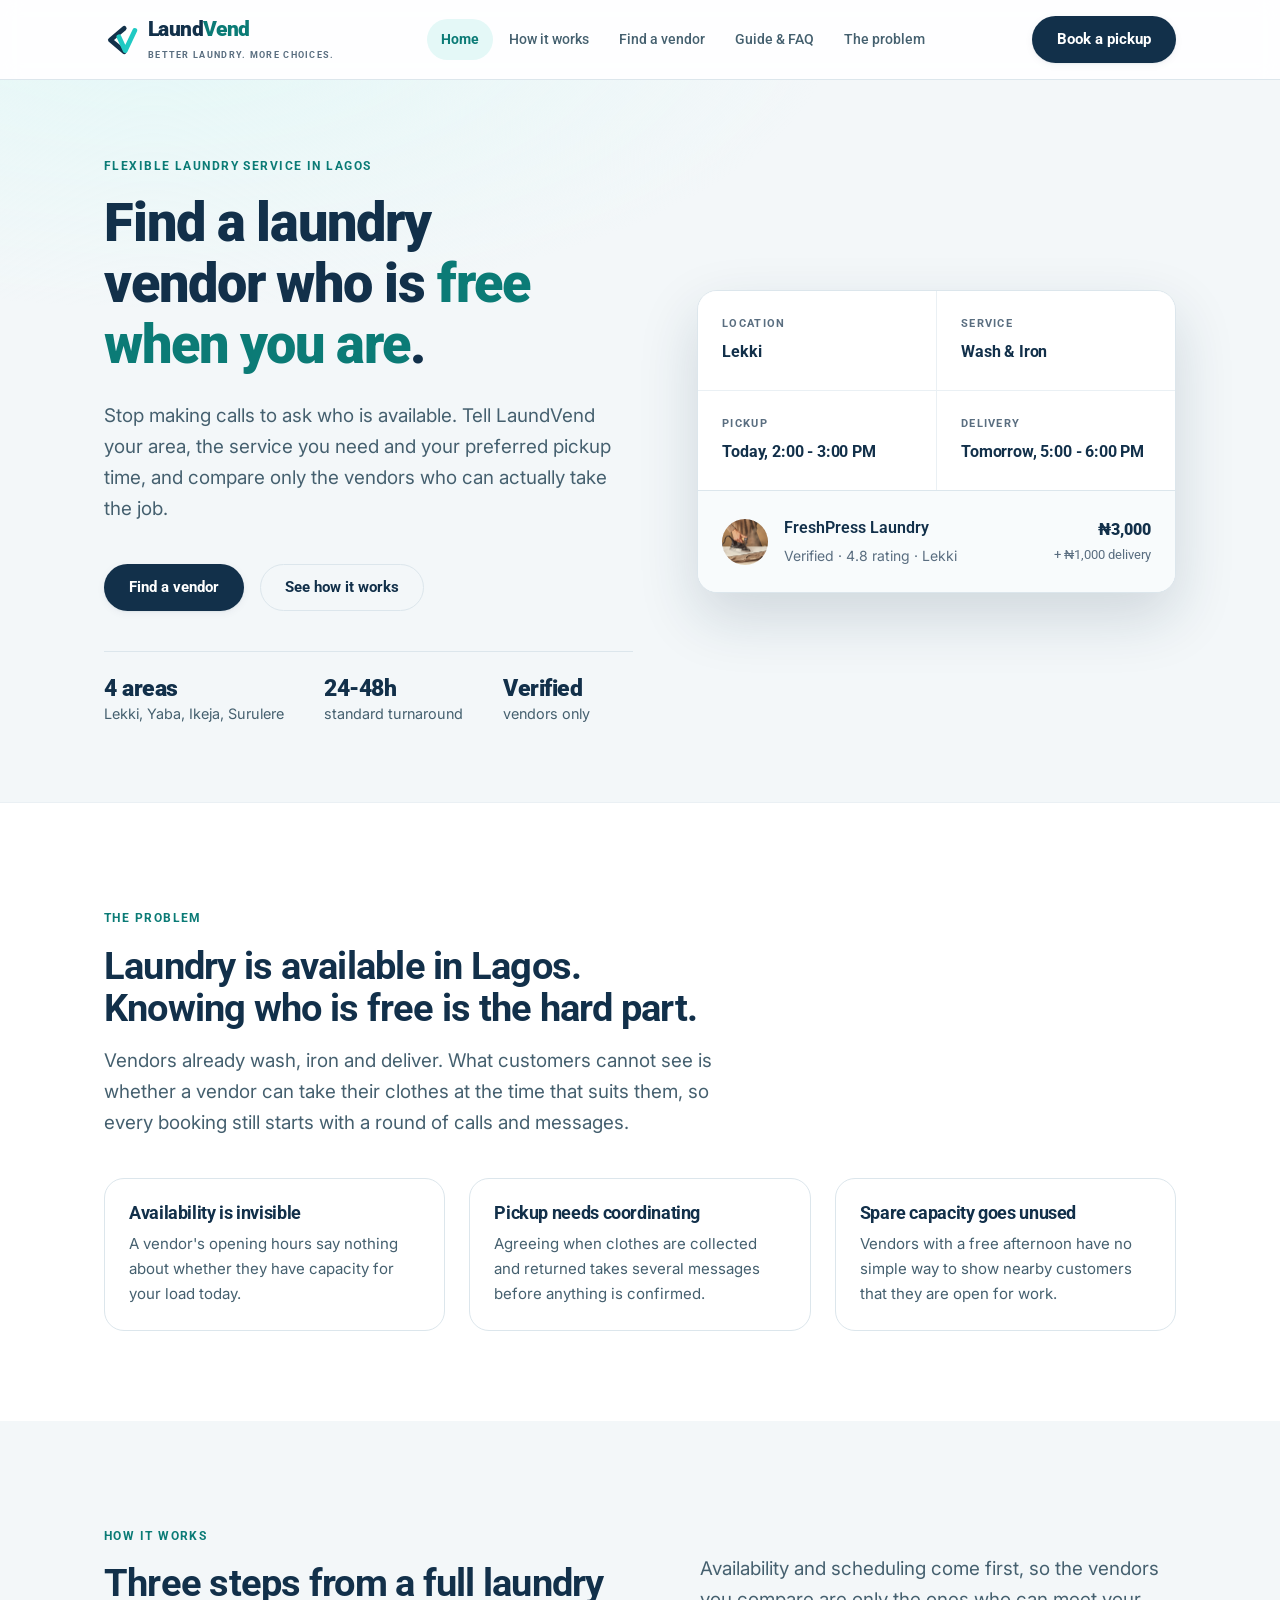
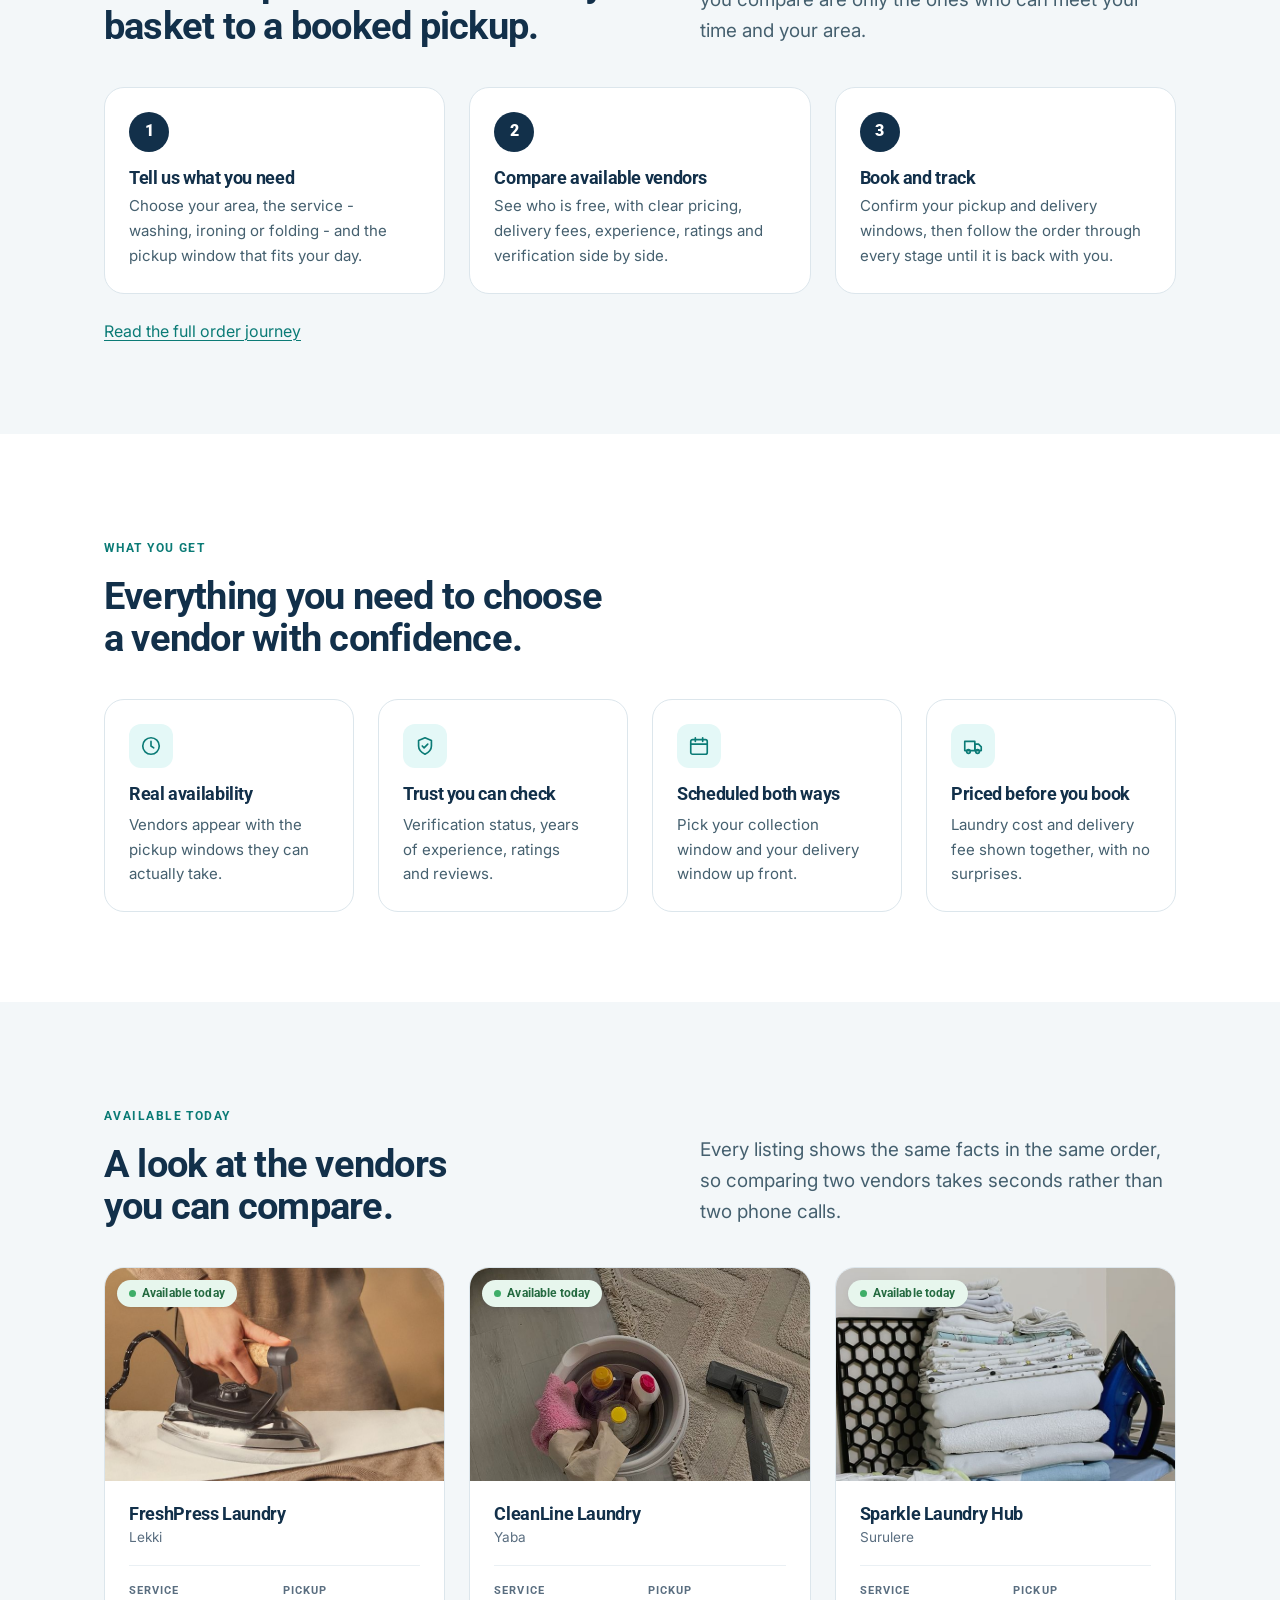
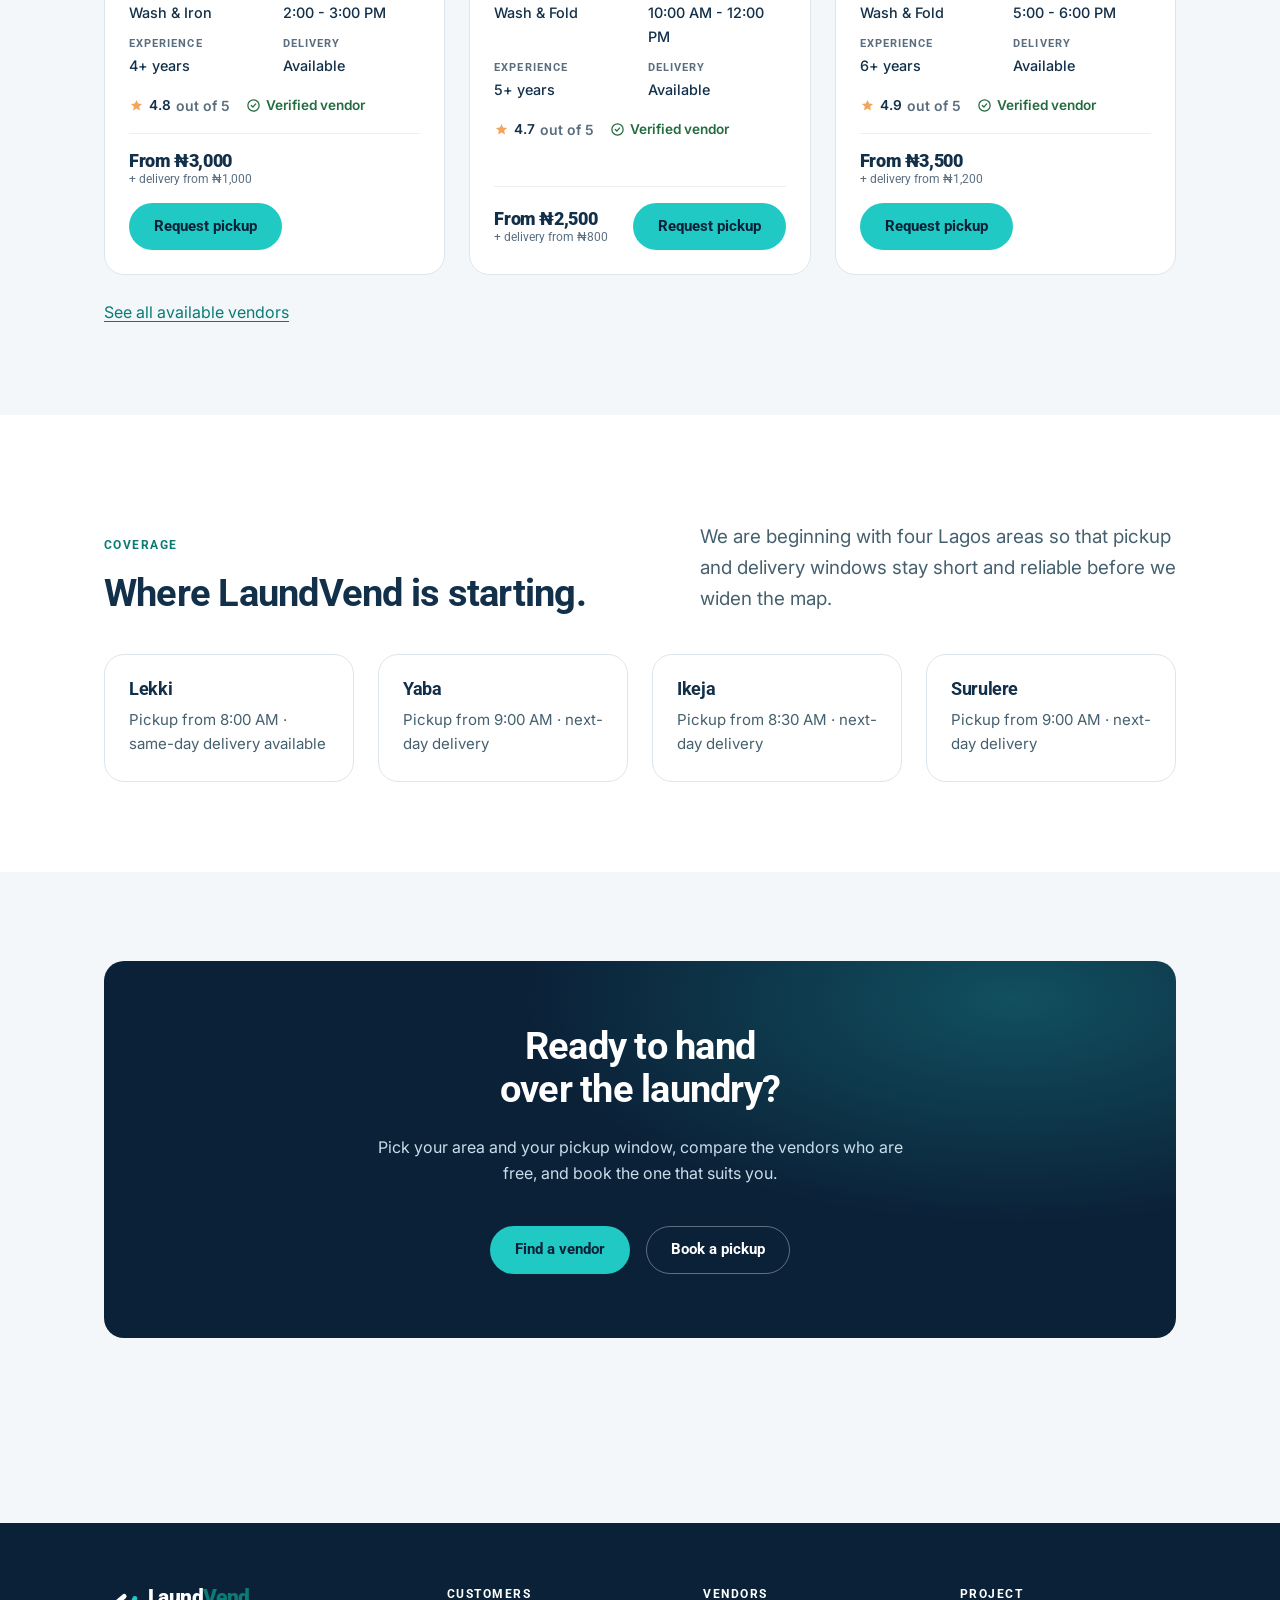
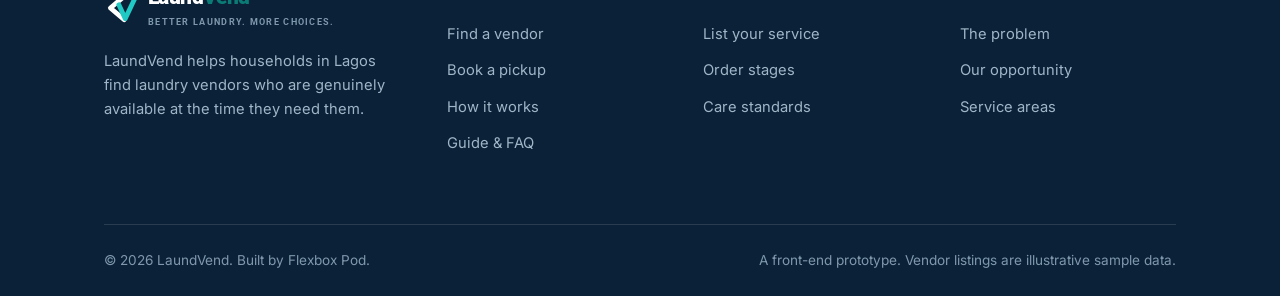
<file: index.html>
<!DOCTYPE html>
<html lang="en">
<head>
<meta charset="UTF-8">
<meta name="viewport" content="width=device-width, initial-scale=1">
<meta name="description" content="LaundVend connects households in Lagos with laundry vendors who are available at the pickup and delivery times they actually need.">
<meta name="theme-color" content="#12304A">
<meta property="og:type" content="website">
<meta property="og:site_name" content="LaundVend">
<meta property="og:title" content="LaundVend — Find a laundry vendor who is free when you are">
<meta property="og:description" content="LaundVend connects households in Lagos with laundry vendors who are available at the pickup and delivery times they actually need.">
<meta property="og:url" content="https://laundvend.vercel.app/">
<meta property="og:image" content="https://laundvend.vercel.app/images/Logo.jpeg">
<meta name="twitter:card" content="summary_large_image">
<link rel="canonical" href="https://laundvend.vercel.app/">
<title>LaundVend — Find a laundry vendor who is free when you are</title>
<link rel="icon" href="favicon.svg" type="image/svg+xml">
<link rel="preconnect" href="https://fonts.googleapis.com">
<link rel="preconnect" href="https://fonts.gstatic.com" crossorigin>
<link rel="stylesheet" href="https://fonts.googleapis.com/css2?family=Inter:wght@400;500;600&family=Roboto:wght@500;700;900&display=swap">
<link rel="stylesheet" href="css/brand.css">
<link rel="stylesheet" href="css/site.css">
</head>
<body>
<a class="skip-link" href="#main">Skip to main content</a>
<header class="site-header">
  <div class="wrap site-header__inner">
    <a class="brand" href="index.html">
      <svg class="brand__mark" viewBox="0 0 64 64" fill="none" aria-hidden="true" focusable="false">
        <path d="M38 10 12 32l26 22" stroke="currentColor" stroke-width="9" stroke-linecap="round" stroke-linejoin="round"/>
        <path d="m28 26 12 26 18-38" stroke="#20C9C3" stroke-width="9" stroke-linecap="round" stroke-linejoin="round"/>
      </svg>
      <span>
        <span class="brand__name">Laund<span>Vend</span></span>
        <span class="brand__tagline">Better laundry. More choices.</span>
      </span>
    </a>
    <nav class="site-nav" aria-label="Primary">
      <ul class="site-nav__list">
      <li><a href="index.html" aria-current="page">Home</a></li>
      <li><a href="how-it-works.html">How it works</a></li>
      <li><a href="vendors.html">Find a vendor</a></li>
      <li><a href="guide.html">Guide &amp; FAQ</a></li>
      <li><a href="problem-statement.html">The problem</a></li>
      </ul>
    </nav>
    <div class="site-header__cta">
      <a class="btn btn--primary" href="book.html">Book a pickup</a>
    </div>
  </div>
</header>

<main id="main">

  <section class="hero">
    <div class="wrap hero__grid">
      <div>
        <p class="eyebrow">Flexible laundry service in Lagos</p>
        <h1>Find a laundry vendor who is <span>free when you are</span>.</h1>
        <p class="lead">
          Stop making calls to ask who is available. Tell LaundVend your area,
          the service you need and your preferred pickup time, and compare only
          the vendors who can actually take the job.
        </p>

        <div class="btn-row">
          <a class="btn btn--primary" href="vendors.html">Find a vendor</a>
          <a class="btn btn--ghost" href="how-it-works.html">See how it works</a>
        </div>

        <ul class="hero__proof">
          <li><strong>4 areas</strong> Lekki, Yaba, Ikeja, Surulere</li>
          <li><strong>24-48h</strong> standard turnaround</li>
          <li><strong>Verified</strong> vendors only</li>
        </ul>
      </div>

      <div class="match">
       

        <div class="match__fields">
          <div class="match__field">
            <small>Location</small>
            <strong>Lekki</strong>
          </div>
          <div class="match__field">
            <small>Service</small>
            <strong>Wash &amp; Iron</strong>
          </div>
          <div class="match__field">
            <small>Pickup</small>
            <strong>Today, 2:00 - 3:00 PM</strong>
          </div>
          <div class="match__field">
            <small>Delivery</small>
            <strong>Tomorrow, 5:00 - 6:00 PM</strong>
          </div>
        </div>

        <div class="match__result">
          <img class="match__avatar" src="images/iron.jpeg" alt="" width="46" height="46">
          <div>
            <strong>FreshPress Laundry</strong>
            <span class="meta">Verified &middot; 4.8 rating &middot; Lekki</span>
          </div>
          <p class="match__price">&#8358;3,000<small>+ &#8358;1,000 delivery</small></p>
        </div>
      </div>
    </div>
  </section>

  <section class="section section--surface" id="problem">
    <div class="wrap">
      <div class="section-head">
        <p class="eyebrow">The problem</p>
        <h2>Laundry is available in Lagos. Knowing who is free is the hard part.</h2>
        <p class="lead">
          Vendors already wash, iron and deliver. What customers cannot see is
          whether a vendor can take their clothes at the time that suits them,
          so every booking still starts with a round of calls and messages.
        </p>
      </div>

      <div class="grid grid--3">
        <article class="card">
          <h3>Availability is invisible</h3>
          <p>
            A vendor's opening hours say nothing about whether they have
            capacity for your load today.
          </p>
        </article>
        <article class="card">
          <h3>Pickup needs coordinating</h3>
          <p>
            Agreeing when clothes are collected and returned takes several
            messages before anything is confirmed.
          </p>
        </article>
        <article class="card">
          <h3>Spare capacity goes unused</h3>
          <p>
            Vendors with a free afternoon have no simple way to show nearby
            customers that they are open for work.
          </p>
        </article>
      </div>
    </div>
  </section>

  <section class="section" id="how-it-works">
    <div class="wrap">
      <div class="section-head section-head--split">
        <div>
          <p class="eyebrow">How it works</p>
          <h2>Three steps from a full laundry basket to a booked pickup.</h2>
        </div>
        <p class="lead">
          Availability and scheduling come first, so the vendors you compare
          are only the ones who can meet your time and your area.
        </p>
      </div>

      <div class="grid grid--3">
        <article class="step">
          <div class="step__n">1</div>
          <h3>Tell us what you need</h3>
          <p>
            Choose your area, the service - washing, ironing or folding - and
            the pickup window that fits your day.
          </p>
        </article>
        <article class="step">
          <div class="step__n">2</div>
          <h3>Compare available vendors</h3>
          <p>
            See who is free, with clear pricing, delivery fees, experience,
            ratings and verification side by side.
          </p>
        </article>
        <article class="step">
          <div class="step__n">3</div>
          <h3>Book and track</h3>
          <p>
            Confirm your pickup and delivery windows, then follow the order
            through every stage until it is back with you.
          </p>
        </article>
      </div>

      <p class="mt-3"><a href="how-it-works.html">Read the full order journey</a></p>
    </div>
  </section>

  <section class="section section--surface" id="features">
    <div class="wrap">
      <div class="section-head">
        <p class="eyebrow">What you get</p>
        <h2>Everything you need to choose a vendor with confidence.</h2>
      </div>

      <div class="grid grid--4">
        <article class="card">
          <div class="card__icon">
            <svg viewBox="0 0 24 24" fill="none" stroke="currentColor" stroke-width="1.8" stroke-linecap="round" stroke-linejoin="round" aria-hidden="true"><circle cx="12" cy="12" r="9"/><path d="M12 7v5l3 2"/></svg>
          </div>
          <h3>Real availability</h3>
          <p>Vendors appear with the pickup windows they can actually take.</p>
        </article>

        <article class="card">
          <div class="card__icon">
            <svg viewBox="0 0 24 24" fill="none" stroke="currentColor" stroke-width="1.8" stroke-linecap="round" stroke-linejoin="round" aria-hidden="true"><path d="M12 3l7 3v6c0 4-3 7-7 9-4-2-7-5-7-9V6z"/><path d="m9 12 2 2 4-4"/></svg>
          </div>
          <h3>Trust you can check</h3>
          <p>Verification status, years of experience, ratings and reviews.</p>
        </article>

        <article class="card">
          <div class="card__icon">
            <svg viewBox="0 0 24 24" fill="none" stroke="currentColor" stroke-width="1.8" stroke-linecap="round" stroke-linejoin="round" aria-hidden="true"><rect x="3" y="5" width="18" height="16" rx="2"/><path d="M8 3v4M16 3v4M3 10h18"/></svg>
          </div>
          <h3>Scheduled both ways</h3>
          <p>Pick your collection window and your delivery window up front.</p>
        </article>

        <article class="card">
          <div class="card__icon">
            <svg viewBox="0 0 24 24" fill="none" stroke="currentColor" stroke-width="1.8" stroke-linecap="round" stroke-linejoin="round" aria-hidden="true"><path d="M3 7h11v10H3z"/><path d="M14 10h4l3 3v4h-7z"/><circle cx="7" cy="18" r="2"/><circle cx="17" cy="18" r="2"/></svg>
          </div>
          <h3>Priced before you book</h3>
          <p>Laundry cost and delivery fee shown together, with no surprises.</p>
        </article>
      </div>
    </div>
  </section>

  <section class="section" id="vendors-preview">
    <div class="wrap">
      <div class="section-head section-head--split">
        <div>
          <p class="eyebrow">Available today</p>
          <h2>A look at the vendors you can compare.</h2>
        </div>
        <p class="lead">
          Every listing shows the same facts in the same order, so comparing
          two vendors takes seconds rather than two phone calls.
        </p>
      </div>

      <div class="vendor-grid">
        <article class="vendor">
          <img class="vendor__media" src="images/iron.jpeg" alt="A shirt being pressed with a steam iron" width="736" height="460" loading="lazy" decoding="async">
          <span class="vendor__badge chip chip--today">Available today</span>
          <div class="vendor__body">
            <div class="vendor__top">
              <h3>FreshPress Laundry</h3>
              <p class="vendor__where">Lekki</p>
            </div>

            <dl class="vendor__specs">
              <div><dt>Service</dt><dd>Wash &amp; Iron</dd></div>
              <div><dt>Pickup</dt><dd>2:00 - 3:00 PM</dd></div>
              <div><dt>Experience</dt><dd>4+ years</dd></div>
              <div><dt>Delivery</dt><dd>Available</dd></div>
            </dl>

            <p class="trust">
              <span class="trust__rating">
                <svg viewBox="0 0 24 24" fill="currentColor" aria-hidden="true"><path d="m12 3 2.6 5.7 6.4.7-4.8 4.2 1.4 6.4L12 16.8 6.4 20l1.4-6.4L3 9.4l6.4-.7z"/></svg>
                4.8 <span class="meta">out of 5</span>
              </span>
              <span class="trust__verified">
                <svg viewBox="0 0 24 24" fill="none" stroke="currentColor" stroke-width="2" stroke-linecap="round" stroke-linejoin="round" aria-hidden="true"><circle cx="12" cy="12" r="9"/><path d="m8.5 12 2.5 2.5 4.5-5"/></svg>
                Verified vendor
              </span>
            </p>

            <div class="vendor__foot">
              <p class="vendor__price">From &#8358;3,000<small>+ delivery from &#8358;1,000</small></p>
              <a class="btn btn--accent" href="book.html">Request pickup</a>
            </div>
          </div>
        </article>
        <article class="vendor">
          <img class="vendor__media" src="images/Cleaning.jpeg" alt="Fresh laundry being sorted after a wash" width="736" height="460" loading="lazy" decoding="async">
          <span class="vendor__badge chip chip--today">Available today</span>
          <div class="vendor__body">
            <div class="vendor__top">
              <h3>CleanLine Laundry</h3>
              <p class="vendor__where">Yaba</p>
            </div>

            <dl class="vendor__specs">
              <div><dt>Service</dt><dd>Wash &amp; Fold</dd></div>
              <div><dt>Pickup</dt><dd>10:00 AM - 12:00 PM</dd></div>
              <div><dt>Experience</dt><dd>5+ years</dd></div>
              <div><dt>Delivery</dt><dd>Available</dd></div>
            </dl>

            <p class="trust">
              <span class="trust__rating">
                <svg viewBox="0 0 24 24" fill="currentColor" aria-hidden="true"><path d="m12 3 2.6 5.7 6.4.7-4.8 4.2 1.4 6.4L12 16.8 6.4 20l1.4-6.4L3 9.4l6.4-.7z"/></svg>
                4.7 <span class="meta">out of 5</span>
              </span>
              <span class="trust__verified">
                <svg viewBox="0 0 24 24" fill="none" stroke="currentColor" stroke-width="2" stroke-linecap="round" stroke-linejoin="round" aria-hidden="true"><circle cx="12" cy="12" r="9"/><path d="m8.5 12 2.5 2.5 4.5-5"/></svg>
                Verified vendor
              </span>
            </p>

            <div class="vendor__foot">
              <p class="vendor__price">From &#8358;2,500<small>+ delivery from &#8358;800</small></p>
              <a class="btn btn--accent" href="book.html">Request pickup</a>
            </div>
          </div>
        </article>
        <article class="vendor">
          <img class="vendor__media" src="images/fold.jpeg" alt="Clean clothes folded into a neat stack" width="736" height="460" loading="lazy" decoding="async">
          <span class="vendor__badge chip chip--today">Available today</span>
          <div class="vendor__body">
            <div class="vendor__top">
              <h3>Sparkle Laundry Hub</h3>
              <p class="vendor__where">Surulere</p>
            </div>

            <dl class="vendor__specs">
              <div><dt>Service</dt><dd>Wash &amp; Fold</dd></div>
              <div><dt>Pickup</dt><dd>5:00 - 6:00 PM</dd></div>
              <div><dt>Experience</dt><dd>6+ years</dd></div>
              <div><dt>Delivery</dt><dd>Available</dd></div>
            </dl>

            <p class="trust">
              <span class="trust__rating">
                <svg viewBox="0 0 24 24" fill="currentColor" aria-hidden="true"><path d="m12 3 2.6 5.7 6.4.7-4.8 4.2 1.4 6.4L12 16.8 6.4 20l1.4-6.4L3 9.4l6.4-.7z"/></svg>
                4.9 <span class="meta">out of 5</span>
              </span>
              <span class="trust__verified">
                <svg viewBox="0 0 24 24" fill="none" stroke="currentColor" stroke-width="2" stroke-linecap="round" stroke-linejoin="round" aria-hidden="true"><circle cx="12" cy="12" r="9"/><path d="m8.5 12 2.5 2.5 4.5-5"/></svg>
                Verified vendor
              </span>
            </p>

            <div class="vendor__foot">
              <p class="vendor__price">From &#8358;3,500<small>+ delivery from &#8358;1,200</small></p>
              <a class="btn btn--accent" href="book.html">Request pickup</a>
            </div>
          </div>
        </article>
      </div>

      <p class="mt-3"><a href="vendors.html">See all available vendors</a></p>
    </div>
  </section>

  <section class="section section--surface" id="coverage">
    <div class="wrap">
      <div class="section-head section-head--split">
        <div>
          <p class="eyebrow">Coverage</p>
          <h2>Where LaundVend is starting.</h2>
        </div>
        <p class="lead">
          We are beginning with four Lagos areas so that pickup and delivery
          windows stay short and reliable before we widen the map.
        </p>
      </div>

      <div class="grid grid--4">
        <article class="card">
          <h3>Lekki</h3>
          <p class="meta">Pickup from 8:00 AM &middot; same-day delivery available</p>
        </article>
        <article class="card">
          <h3>Yaba</h3>
          <p class="meta">Pickup from 9:00 AM &middot; next-day delivery</p>
        </article>
        <article class="card">
          <h3>Ikeja</h3>
          <p class="meta">Pickup from 8:30 AM &middot; next-day delivery</p>
        </article>
        <article class="card">
          <h3>Surulere</h3>
          <p class="meta">Pickup from 9:00 AM &middot; next-day delivery</p>
        </article>
      </div>
    </div>
  </section>

  <section class="section">
    <div class="wrap">
      <div class="cta-band">
        <h2>Ready to hand over the laundry?</h2>
        <p>
          Pick your area and your pickup window, compare the vendors who are
          free, and book the one that suits you.
        </p>
        <div class="btn-row">
          <a class="btn btn--accent" href="vendors.html">Find a vendor</a>
          <a class="btn btn--ghost" href="book.html">Book a pickup</a>
        </div>
      </div>
    </div>
  </section>

</main>
<footer class="site-footer">
  <div class="wrap">
    <div class="site-footer__grid">
      <div>
        <a class="brand" href="index.html">
          <svg class="brand__mark" viewBox="0 0 64 64" fill="none" aria-hidden="true" focusable="false">
            <path d="M38 10 12 32l26 22" stroke="currentColor" stroke-width="9" stroke-linecap="round" stroke-linejoin="round"/>
            <path d="m28 26 12 26 18-38" stroke="#20C9C3" stroke-width="9" stroke-linecap="round" stroke-linejoin="round"/>
          </svg>
          <span>
            <span class="brand__name">Laund<span>Vend</span></span>
            <span class="brand__tagline">Better laundry. More choices.</span>
          </span>
        </a>
        <p class="site-footer__about">
          LaundVend helps households in Lagos find laundry vendors who are
          genuinely available at the time they need them.
        </p>
      </div>

      <div>
        <h2>Customers</h2>
        <ul>
          <li><a href="vendors.html">Find a vendor</a></li>
          <li><a href="book.html">Book a pickup</a></li>
          <li><a href="how-it-works.html">How it works</a></li>
          <li><a href="guide.html">Guide &amp; FAQ</a></li>
        </ul>
      </div>

      <div>
        <h2>Vendors</h2>
        <ul>
          <li><a href="how-it-works.html#for-vendors">List your service</a></li>
          <li><a href="how-it-works.html#tracking">Order stages</a></li>
          <li><a href="guide.html#care">Care standards</a></li>
        </ul>
      </div>

      <div>
        <h2>Project</h2>
        <ul>
          <li><a href="problem-statement.html">The problem</a></li>
          <li><a href="problem-statement.html#opportunity">Our opportunity</a></li>
          <li><a href="index.html#coverage">Service areas</a></li>
        </ul>
      </div>
    </div>

    <div class="site-footer__bar">
      <p>&copy; 2026 LaundVend. Built by Flexbox Pod.</p>
      <p>A front-end prototype. Vendor listings are illustrative sample data.</p>
    </div>
  </div>
</footer>
</body>
</html>
</file>
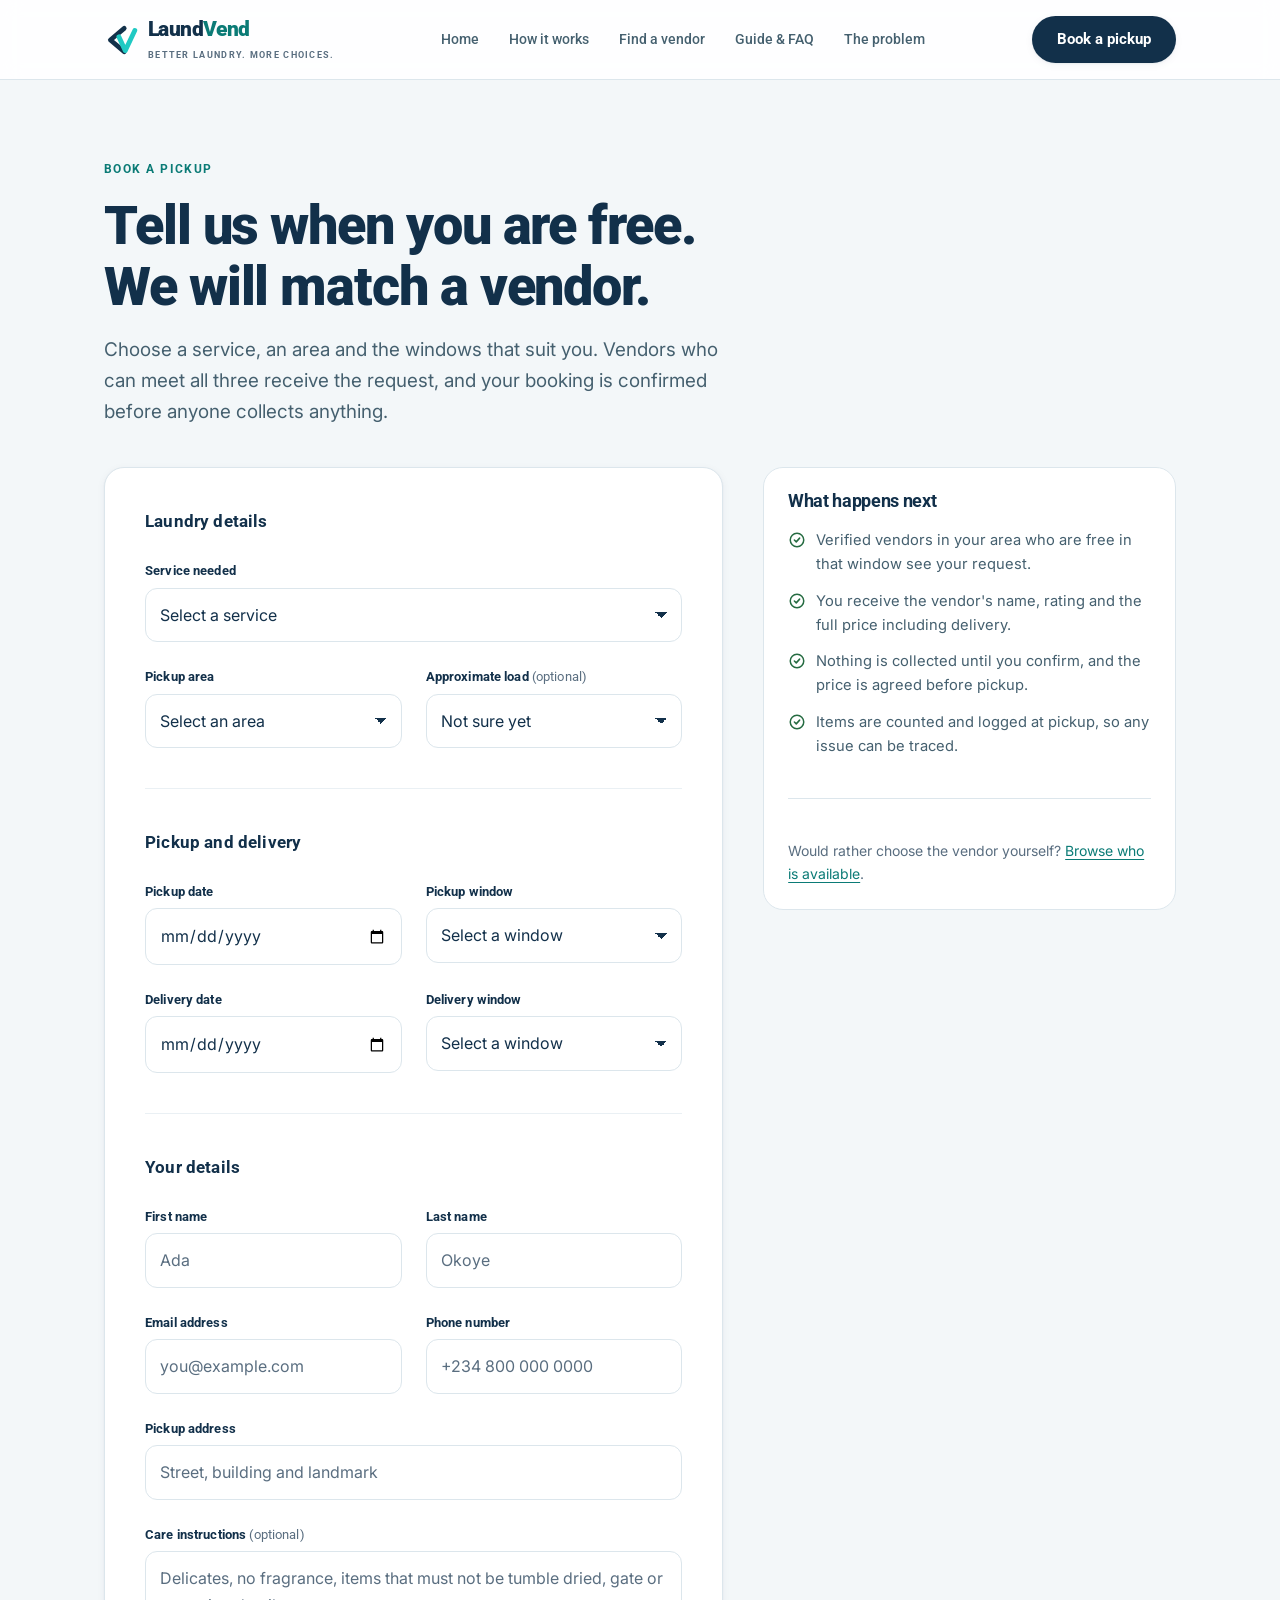
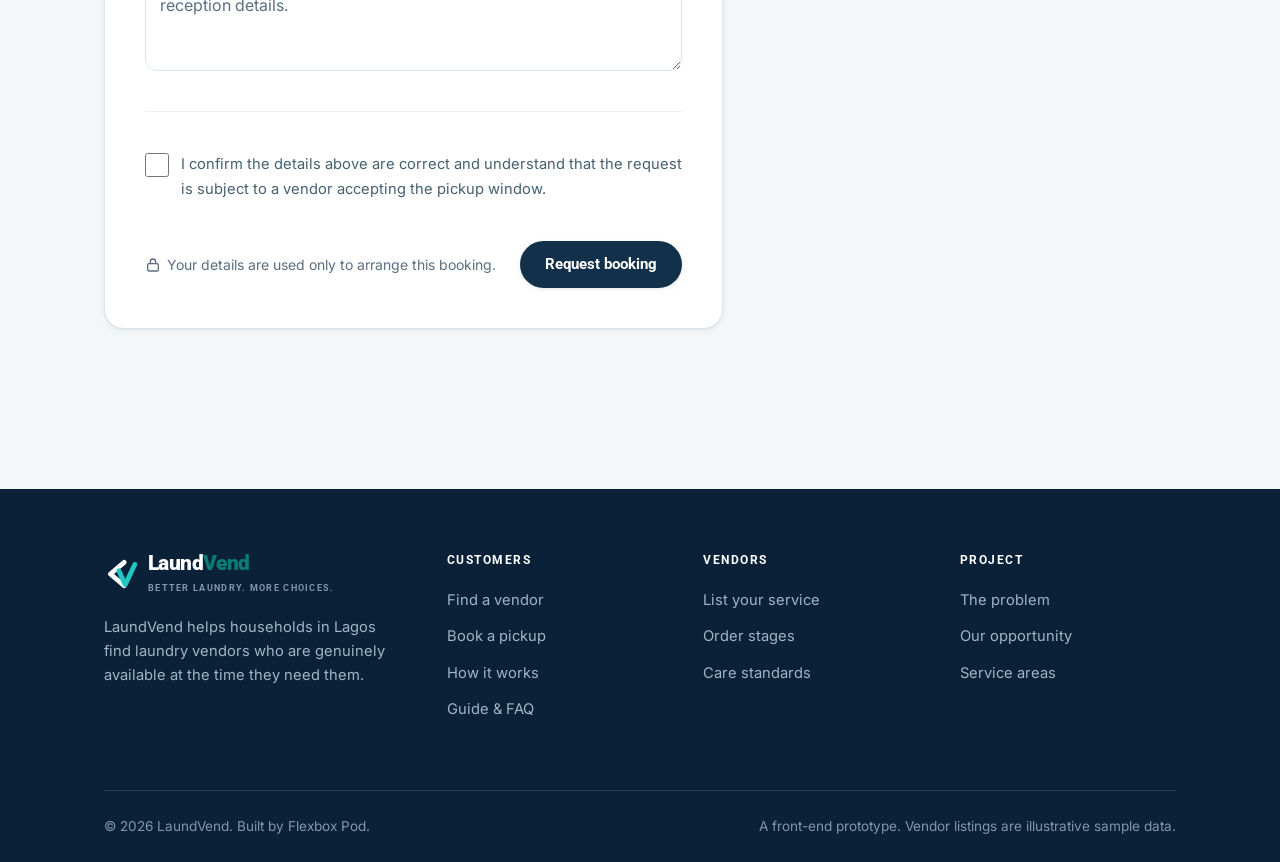
<file: book.html>
<!DOCTYPE html>
<html lang="en">
<head>
<meta charset="UTF-8">
<meta name="viewport" content="width=device-width, initial-scale=1">
<meta name="description" content="Request a laundry pickup: choose your service, area, pickup window and delivery window, then add your contact details.">
<meta name="theme-color" content="#12304A">
<meta property="og:type" content="website">
<meta property="og:site_name" content="LaundVend">
<meta property="og:title" content="Book a pickup | LaundVend">
<meta property="og:description" content="Request a laundry pickup: choose your service, area, pickup window and delivery window, then add your contact details.">
<meta property="og:url" content="https://laundvend.vercel.app/book.html">
<meta property="og:image" content="https://laundvend.vercel.app/images/Logo.jpeg">
<meta name="twitter:card" content="summary_large_image">
<link rel="canonical" href="https://laundvend.vercel.app/book.html">
<title>Book a pickup | LaundVend</title>
<link rel="icon" href="favicon.svg" type="image/svg+xml">
<link rel="preconnect" href="https://fonts.googleapis.com">
<link rel="preconnect" href="https://fonts.gstatic.com" crossorigin>
<link rel="stylesheet" href="https://fonts.googleapis.com/css2?family=Inter:wght@400;500;600&family=Roboto:wght@500;700;900&display=swap">
<link rel="stylesheet" href="css/brand.css">
<link rel="stylesheet" href="css/site.css">
</head>
<body>
<a class="skip-link" href="#main">Skip to main content</a>
<header class="site-header">
  <div class="wrap site-header__inner">
    <a class="brand" href="index.html">
      <svg class="brand__mark" viewBox="0 0 64 64" fill="none" aria-hidden="true" focusable="false">
        <path d="M38 10 12 32l26 22" stroke="currentColor" stroke-width="9" stroke-linecap="round" stroke-linejoin="round"/>
        <path d="m28 26 12 26 18-38" stroke="#20C9C3" stroke-width="9" stroke-linecap="round" stroke-linejoin="round"/>
      </svg>
      <span>
        <span class="brand__name">Laund<span>Vend</span></span>
        <span class="brand__tagline">Better laundry. More choices.</span>
      </span>
    </a>
    <nav class="site-nav" aria-label="Primary">
      <ul class="site-nav__list">
      <li><a href="index.html">Home</a></li>
      <li><a href="how-it-works.html">How it works</a></li>
      <li><a href="vendors.html">Find a vendor</a></li>
      <li><a href="guide.html">Guide &amp; FAQ</a></li>
      <li><a href="problem-statement.html">The problem</a></li>
      </ul>
    </nav>
    <div class="site-header__cta">
      <a class="btn btn--primary" href="book.html">Book a pickup</a>
    </div>
  </div>
</header>

<main id="main" class="section section--tight">
  <div class="wrap">

    <div class="section-head">
      <p class="eyebrow">Book a pickup</p>
      <h1>Tell us when you are free. We will match a vendor.</h1>
      <p class="lead">
        Choose a service, an area and the windows that suit you. Vendors who can
        meet all three receive the request, and your booking is confirmed before
        anyone collects anything.
      </p>
    </div>

    <div class="booking">

      <form class="form-card" method="get" action="request-received.html">

        <fieldset class="form-section">
          <legend class="legend">Laundry details</legend>

          <div class="form-grid">
            <p class="field full">
              <label for="service">Service needed</label>
              <select class="select" id="service" name="service" required>
                <option value="">Select a service</option>
                <option value="wash-iron">Wash &amp; Iron</option>
                <option value="wash-fold">Wash &amp; Fold</option>
                <option value="washing">Washing only</option>
                <option value="ironing">Ironing only</option>
                <option value="full">Full laundry service</option>
              </select>
            </p>

            <p class="field">
              <label for="area">Pickup area</label>
              <select class="select" id="area" name="area" required>
                <option value="">Select an area</option>
                <option value="lekki">Lekki</option>
                <option value="yaba">Yaba</option>
                <option value="ikeja">Ikeja</option>
                <option value="surulere">Surulere</option>
              </select>
            </p>

            <p class="field">
              <label for="load">Approximate load <span class="hint">(optional)</span></label>
              <select class="select" id="load" name="load">
                <option value="">Not sure yet</option>
                <option value="small">Small - up to 5 kg</option>
                <option value="medium">Medium - 5 to 10 kg</option>
                <option value="large">Large - over 10 kg</option>
              </select>
            </p>
          </div>
        </fieldset>

        <fieldset class="form-section">
          <legend class="legend">Pickup and delivery</legend>

          <div class="form-grid">
            <p class="field">
              <label for="pickup-date">Pickup date</label>
              <input class="input" type="date" id="pickup-date" name="pickup-date" required>
            </p>

            <p class="field">
              <label for="pickup-time">Pickup window</label>
              <select class="select" id="pickup-time" name="pickup-time" required>
                <option value="">Select a window</option>
                <option value="08-10">8:00 - 10:00 AM</option>
                <option value="10-12">10:00 AM - 12:00 PM</option>
                <option value="12-14">12:00 - 2:00 PM</option>
                <option value="14-16">2:00 - 4:00 PM</option>
                <option value="16-18">4:00 - 6:00 PM</option>
                <option value="18-20">6:00 - 8:00 PM</option>
              </select>
            </p>

            <p class="field">
              <label for="delivery-date">Delivery date</label>
              <input class="input" type="date" id="delivery-date" name="delivery-date" required>
            </p>

            <p class="field">
              <label for="delivery-time">Delivery window</label>
              <select class="select" id="delivery-time" name="delivery-time" required>
                <option value="">Select a window</option>
                <option value="08-10">8:00 - 10:00 AM</option>
                <option value="10-12">10:00 AM - 12:00 PM</option>
                <option value="12-14">12:00 - 2:00 PM</option>
                <option value="14-16">2:00 - 4:00 PM</option>
                <option value="16-18">4:00 - 6:00 PM</option>
                <option value="18-20">6:00 - 8:00 PM</option>
              </select>
            </p>
          </div>
        </fieldset>

        <fieldset class="form-section">
          <legend class="legend">Your details</legend>

          <div class="form-grid">
            <p class="field">
              <label for="first-name">First name</label>
              <input class="input" type="text" id="first-name" name="first-name"
                     autocomplete="given-name" placeholder="Ada" required>
            </p>

            <p class="field">
              <label for="last-name">Last name</label>
              <input class="input" type="text" id="last-name" name="last-name"
                     autocomplete="family-name" placeholder="Okoye" required>
            </p>

            <p class="field">
              <label for="email">Email address</label>
              <input class="input" type="email" id="email" name="email"
                     autocomplete="email" placeholder="you@example.com" required>
            </p>

            <p class="field">
              <label for="phone">Phone number</label>
              <input class="input" type="tel" id="phone" name="phone"
                     autocomplete="tel" inputmode="tel" placeholder="+234 800 000 0000" required>
            </p>

            <p class="field full">
              <label for="address">Pickup address</label>
              <input class="input" type="text" id="address" name="address"
                     autocomplete="street-address" placeholder="Street, building and landmark" required>
            </p>

            <p class="field full">
              <label for="notes">Care instructions <span class="hint">(optional)</span></label>
              <textarea class="textarea" id="notes" name="notes"
                        placeholder="Delicates, no fragrance, items that must not be tumble dried, gate or reception details."></textarea>
            </p>
          </div>
        </fieldset>

        <fieldset class="form-section">
          <legend class="sr-only">Confirmation</legend>
          <p class="consent">
            <input type="checkbox" id="agree" name="agree" required>
            <label for="agree">
              I confirm the details above are correct and understand that the
              request is subject to a vendor accepting the pickup window.
            </label>
          </p>
        </fieldset>

        <div class="form-actions">
          <p class="meta">
            <svg viewBox="0 0 24 24" width="16" height="16" fill="none" stroke="currentColor" stroke-width="2" stroke-linecap="round" stroke-linejoin="round" aria-hidden="true"><rect x="4" y="10" width="16" height="11" rx="2"/><path d="M8 10V7a4 4 0 0 1 8 0v3"/></svg>
            Your details are used only to arrange this booking.
          </p>
          <button class="btn btn--primary" type="submit">Request booking</button>
        </div>
      </form>

      <aside class="aside-card">
        <h2>What happens next</h2>
        <ul class="checklist">
          <li>
            <svg viewBox="0 0 24 24" fill="none" stroke="currentColor" stroke-width="2" stroke-linecap="round" stroke-linejoin="round" aria-hidden="true"><circle cx="12" cy="12" r="9"/><path d="m8.5 12 2.5 2.5 4.5-5"/></svg>
            <span>Verified vendors in your area who are free in that window see your request.</span>
          </li>
          <li>
            <svg viewBox="0 0 24 24" fill="none" stroke="currentColor" stroke-width="2" stroke-linecap="round" stroke-linejoin="round" aria-hidden="true"><circle cx="12" cy="12" r="9"/><path d="m8.5 12 2.5 2.5 4.5-5"/></svg>
            <span>You receive the vendor's name, rating and the full price including delivery.</span>
          </li>
          <li>
            <svg viewBox="0 0 24 24" fill="none" stroke="currentColor" stroke-width="2" stroke-linecap="round" stroke-linejoin="round" aria-hidden="true"><circle cx="12" cy="12" r="9"/><path d="m8.5 12 2.5 2.5 4.5-5"/></svg>
            <span>Nothing is collected until you confirm, and the price is agreed before pickup.</span>
          </li>
          <li>
            <svg viewBox="0 0 24 24" fill="none" stroke="currentColor" stroke-width="2" stroke-linecap="round" stroke-linejoin="round" aria-hidden="true"><circle cx="12" cy="12" r="9"/><path d="m8.5 12 2.5 2.5 4.5-5"/></svg>
            <span>Items are counted and logged at pickup, so any issue can be traced.</span>
          </li>
        </ul>

        <hr>

        <p class="meta">
          Would rather choose the vendor yourself?
          <a href="vendors.html">Browse who is available</a>.
        </p>
      </aside>

    </div>
  </div>
</main>
<footer class="site-footer">
  <div class="wrap">
    <div class="site-footer__grid">
      <div>
        <a class="brand" href="index.html">
          <svg class="brand__mark" viewBox="0 0 64 64" fill="none" aria-hidden="true" focusable="false">
            <path d="M38 10 12 32l26 22" stroke="currentColor" stroke-width="9" stroke-linecap="round" stroke-linejoin="round"/>
            <path d="m28 26 12 26 18-38" stroke="#20C9C3" stroke-width="9" stroke-linecap="round" stroke-linejoin="round"/>
          </svg>
          <span>
            <span class="brand__name">Laund<span>Vend</span></span>
            <span class="brand__tagline">Better laundry. More choices.</span>
          </span>
        </a>
        <p class="site-footer__about">
          LaundVend helps households in Lagos find laundry vendors who are
          genuinely available at the time they need them.
        </p>
      </div>

      <div>
        <h2>Customers</h2>
        <ul>
          <li><a href="vendors.html">Find a vendor</a></li>
          <li><a href="book.html">Book a pickup</a></li>
          <li><a href="how-it-works.html">How it works</a></li>
          <li><a href="guide.html">Guide &amp; FAQ</a></li>
        </ul>
      </div>

      <div>
        <h2>Vendors</h2>
        <ul>
          <li><a href="how-it-works.html#for-vendors">List your service</a></li>
          <li><a href="how-it-works.html#tracking">Order stages</a></li>
          <li><a href="guide.html#care">Care standards</a></li>
        </ul>
      </div>

      <div>
        <h2>Project</h2>
        <ul>
          <li><a href="problem-statement.html">The problem</a></li>
          <li><a href="problem-statement.html#opportunity">Our opportunity</a></li>
          <li><a href="index.html#coverage">Service areas</a></li>
        </ul>
      </div>
    </div>

    <div class="site-footer__bar">
      <p>&copy; 2026 LaundVend. Built by Flexbox Pod.</p>
      <p>A front-end prototype. Vendor listings are illustrative sample data.</p>
    </div>
  </div>
</footer>
</body>
</html>
</file>
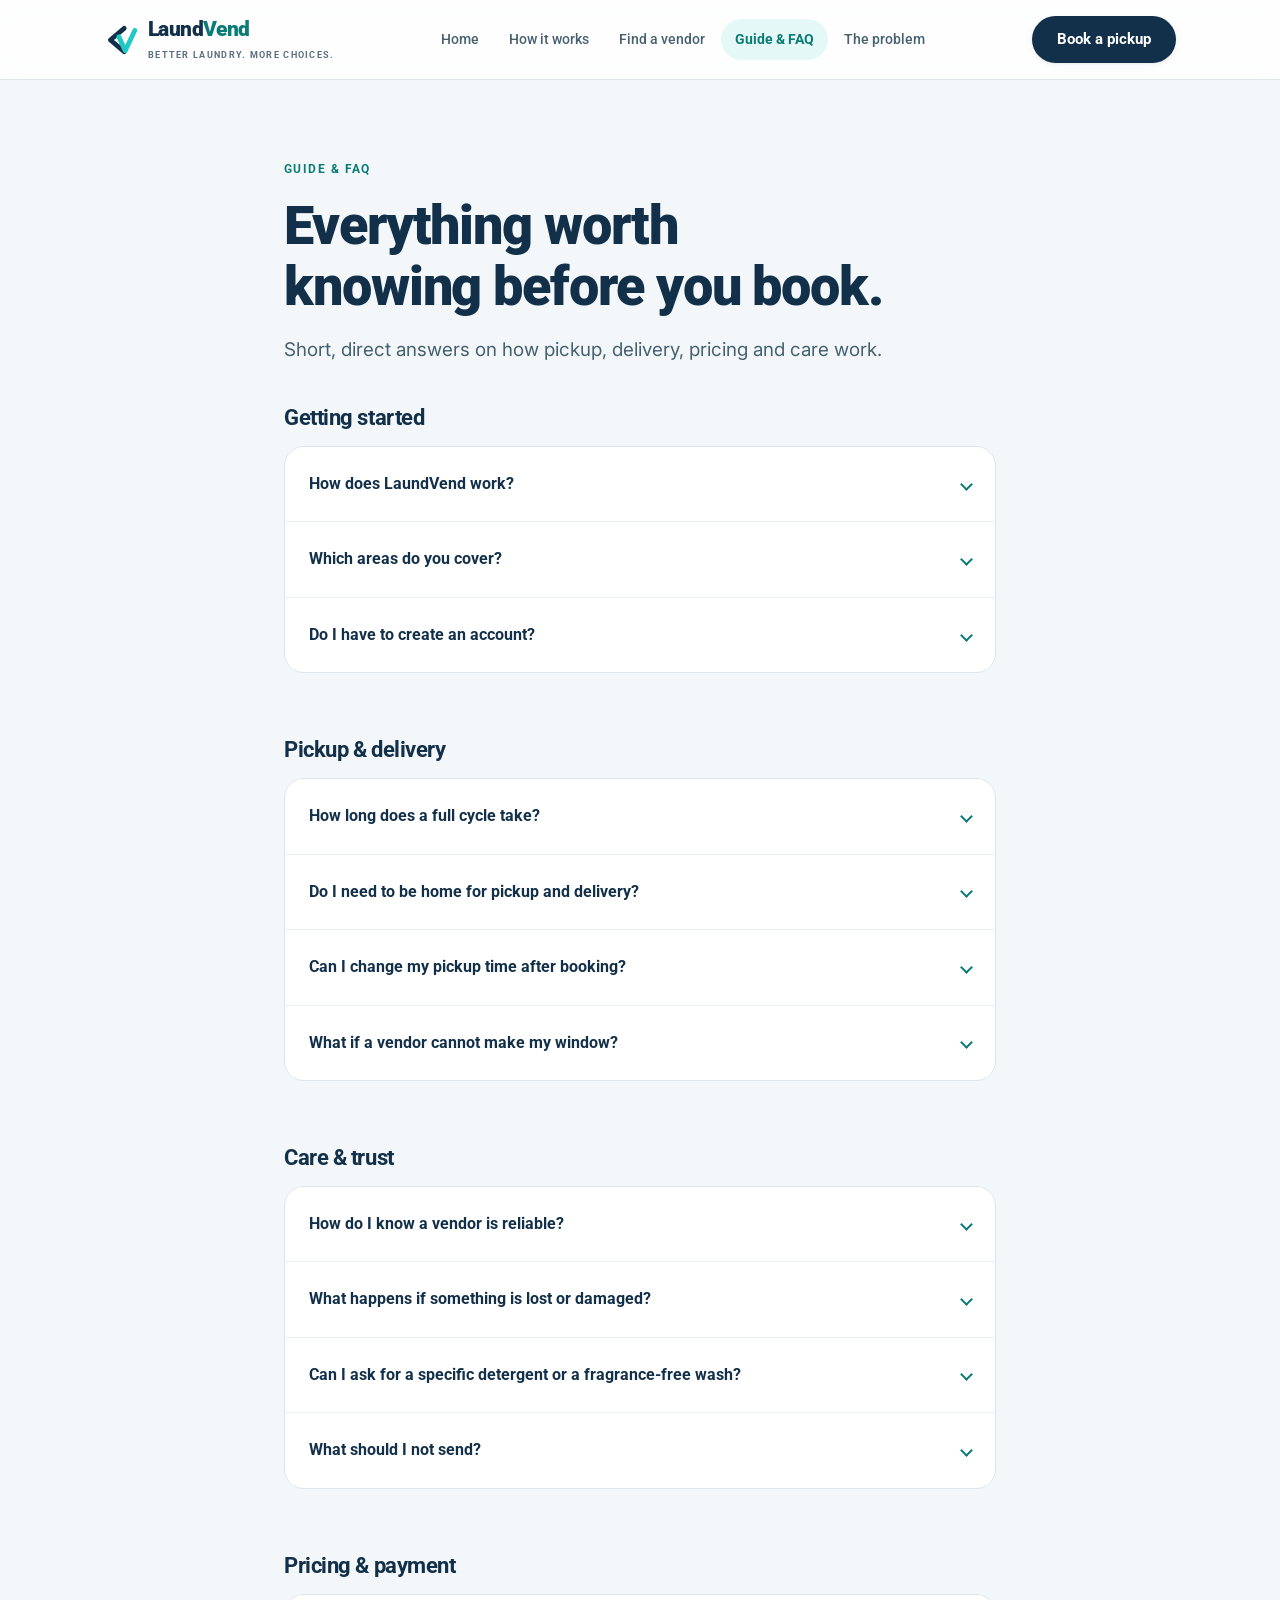
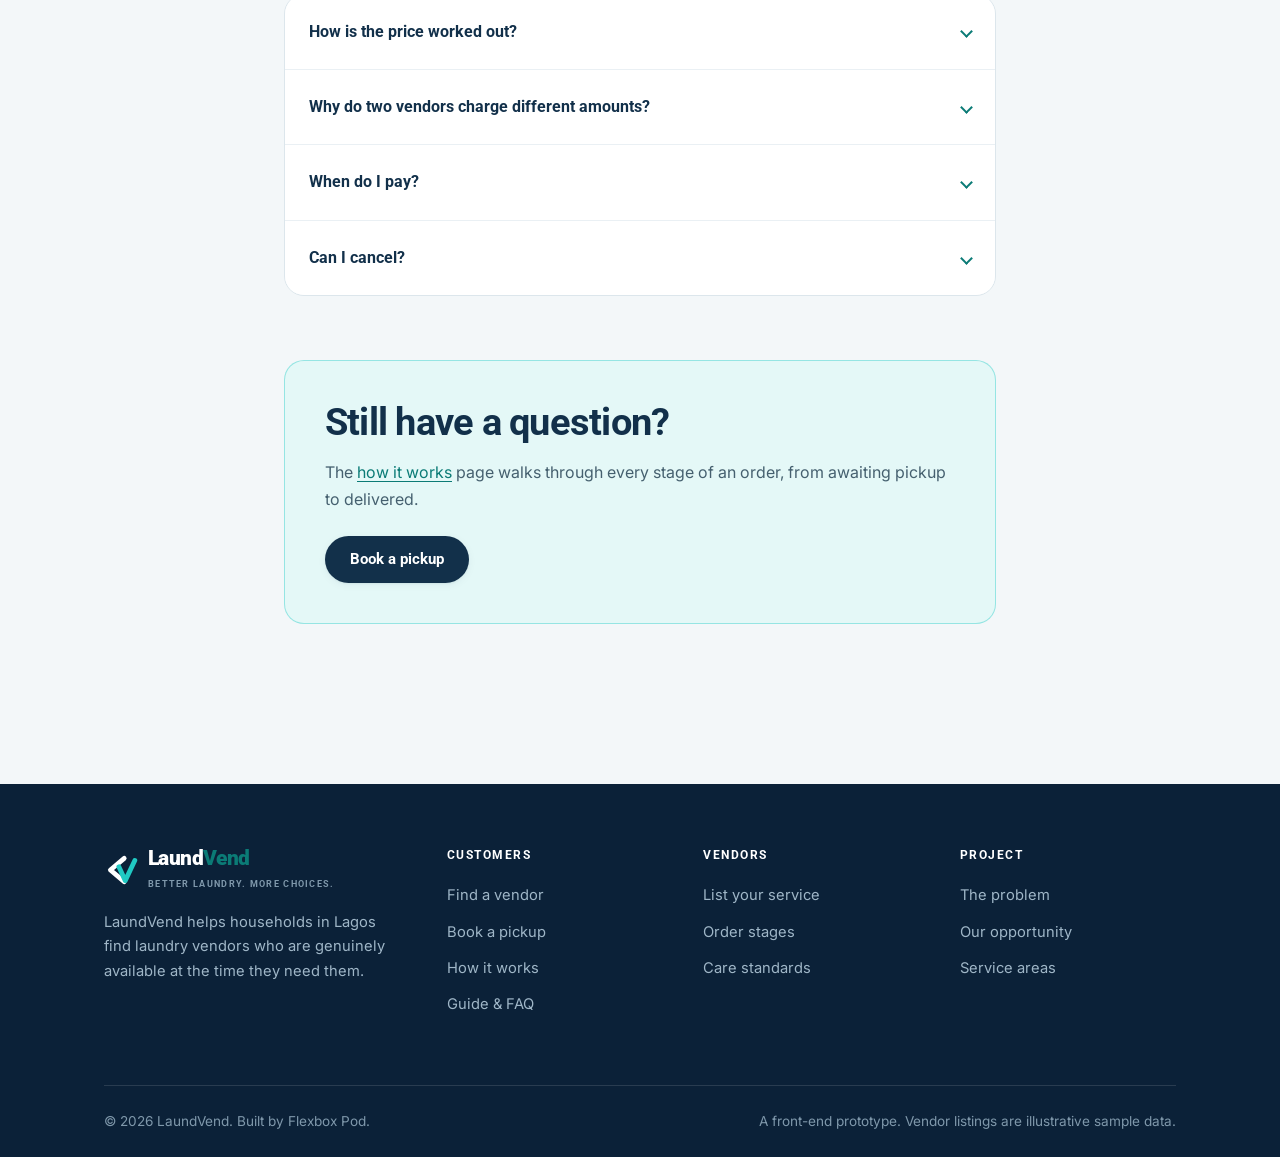
<file: guide.html>
<!DOCTYPE html>
<html lang="en">
<head>
<meta charset="UTF-8">
<meta name="viewport" content="width=device-width, initial-scale=1">
<meta name="description" content="Straight answers on pickup, delivery, turnaround, pricing, care instructions and what happens if something goes wrong.">
<meta name="theme-color" content="#12304A">
<meta property="og:type" content="website">
<meta property="og:site_name" content="LaundVend">
<meta property="og:title" content="Guide &amp; FAQ | LaundVend">
<meta property="og:description" content="Straight answers on pickup, delivery, turnaround, pricing, care instructions and what happens if something goes wrong.">
<meta property="og:url" content="https://laundvend.vercel.app/guide.html">
<meta property="og:image" content="https://laundvend.vercel.app/images/Logo.jpeg">
<meta name="twitter:card" content="summary_large_image">
<link rel="canonical" href="https://laundvend.vercel.app/guide.html">
<title>Guide &amp; FAQ | LaundVend</title>
<link rel="icon" href="favicon.svg" type="image/svg+xml">
<link rel="preconnect" href="https://fonts.googleapis.com">
<link rel="preconnect" href="https://fonts.gstatic.com" crossorigin>
<link rel="stylesheet" href="https://fonts.googleapis.com/css2?family=Inter:wght@400;500;600&family=Roboto:wght@500;700;900&display=swap">
<link rel="stylesheet" href="css/brand.css">
<link rel="stylesheet" href="css/site.css">
</head>
<body>
<a class="skip-link" href="#main">Skip to main content</a>
<header class="site-header">
  <div class="wrap site-header__inner">
    <a class="brand" href="index.html">
      <svg class="brand__mark" viewBox="0 0 64 64" fill="none" aria-hidden="true" focusable="false">
        <path d="M38 10 12 32l26 22" stroke="currentColor" stroke-width="9" stroke-linecap="round" stroke-linejoin="round"/>
        <path d="m28 26 12 26 18-38" stroke="#20C9C3" stroke-width="9" stroke-linecap="round" stroke-linejoin="round"/>
      </svg>
      <span>
        <span class="brand__name">Laund<span>Vend</span></span>
        <span class="brand__tagline">Better laundry. More choices.</span>
      </span>
    </a>
    <nav class="site-nav" aria-label="Primary">
      <ul class="site-nav__list">
      <li><a href="index.html">Home</a></li>
      <li><a href="how-it-works.html">How it works</a></li>
      <li><a href="vendors.html">Find a vendor</a></li>
      <li><a href="guide.html" aria-current="page">Guide &amp; FAQ</a></li>
      <li><a href="problem-statement.html">The problem</a></li>
      </ul>
    </nav>
    <div class="site-header__cta">
      <a class="btn btn--primary" href="book.html">Book a pickup</a>
    </div>
  </div>
</header>

<main id="main" class="section section--tight">
  <div class="wrap wrap--narrow">

    <div class="section-head">
      <p class="eyebrow">Guide &amp; FAQ</p>
      <h1>Everything worth knowing before you book.</h1>
      <p class="lead">
        Short, direct answers on how pickup, delivery, pricing and care work.
      </p>
    </div>

    <h2 id="general" class="faq-group">Getting started</h2>
    <div class="faq">
        <details class="faq__item">
          <summary>How does LaundVend work?</summary>
          <div class="faq__answer">
            <p>Choose your area, the service you need and a pickup window. You then compare only the vendors who are available for that time, book one, and hand over your laundry when they arrive.</p>
          </div>
        </details>
        <details class="faq__item">
          <summary>Which areas do you cover?</summary>
          <div class="faq__answer">
            <p>LaundVend is starting in Lekki, Yaba, Ikeja and Surulere. Select your area on the booking form and you will only see vendors who collect and deliver there.</p>
          </div>
        </details>
        <details class="faq__item">
          <summary>Do I have to create an account?</summary>
          <div class="faq__answer">
            <p>No. A booking needs your name, phone number, email and pickup address so the vendor can reach you and find you.</p>
          </div>
        </details>
    </div>

    <h2 id="pickup" class="faq-group">Pickup &amp; delivery</h2>
    <div class="faq">
        <details class="faq__item">
          <summary>How long does a full cycle take?</summary>
          <div class="faq__answer">
            <p>Standard turnaround is 24 to 48 hours from pickup to delivery. Vendors offering a faster window show it on their listing.</p>
          </div>
        </details>
        <details class="faq__item">
          <summary>Do I need to be home for pickup and delivery?</summary>
          <div class="faq__answer">
            <p>No. You can leave the laundry with a gateman, a receptionist or in an agreed spot. Add the details in the care instructions box when you book.</p>
          </div>
        </details>
        <details class="faq__item">
          <summary>Can I change my pickup time after booking?</summary>
          <div class="faq__answer">
            <p>Yes, up to a few hours before the scheduled window. The vendor is notified so the slot can go back into their availability.</p>
          </div>
        </details>
        <details class="faq__item">
          <summary>What if a vendor cannot make my window?</summary>
          <div class="faq__answer">
            <p>The request goes to other verified vendors in your area who are free at that time. You are never left waiting on one vendor to reply.</p>
          </div>
        </details>
    </div>

    <h2 id="care" class="faq-group">Care &amp; trust</h2>
    <div class="faq">
        <details class="faq__item">
          <summary>How do I know a vendor is reliable?</summary>
          <div class="faq__answer">
            <p>Every listing shows verification status, years of experience, a rating out of five and customer reviews. Only verified vendors can appear in the results.</p>
          </div>
        </details>
        <details class="faq__item">
          <summary>What happens if something is lost or damaged?</summary>
          <div class="faq__answer">
            <p>Items are counted and logged at pickup, so an order can be traced rather than guessed at. Anything missing or damaged is raised with the vendor against that record.</p>
          </div>
        </details>
        <details class="faq__item">
          <summary>Can I ask for a specific detergent or a fragrance-free wash?</summary>
          <div class="faq__answer">
            <p>Yes. Add any care instruction when you book, including allergy-friendly, fragrance-free, hand-wash only or do-not-tumble-dry items.</p>
          </div>
        </details>
        <details class="faq__item">
          <summary>What should I not send?</summary>
          <div class="faq__answer">
            <p>Leather, suede, heavily beaded garments and anything without a care label should be discussed with the vendor first, as standard washing can damage them.</p>
          </div>
        </details>
    </div>

    <h2 id="pricing" class="faq-group">Pricing &amp; payment</h2>
    <div class="faq">
        <details class="faq__item">
          <summary>How is the price worked out?</summary>
          <div class="faq__answer">
            <p>Listings show a starting price for a standard load plus the delivery fee. The final amount depends on weight or item count, special-care items and your distance, and is confirmed before pickup.</p>
          </div>
        </details>
        <details class="faq__item">
          <summary>Why do two vendors charge different amounts?</summary>
          <div class="faq__answer">
            <p>Vendors set their own rates based on their service, equipment and area. Showing the laundry price and delivery fee together lets you compare the real total rather than a headline figure.</p>
          </div>
        </details>
        <details class="faq__item">
          <summary>When do I pay?</summary>
          <div class="faq__answer">
            <p>After the price is confirmed and before the clothes are returned. Nothing is charged for a request that no vendor accepts.</p>
          </div>
        </details>
        <details class="faq__item">
          <summary>Can I cancel?</summary>
          <div class="faq__answer">
            <p>Yes, free of charge any time before pickup. Once your laundry has been collected the order is already in progress and cannot be cancelled.</p>
          </div>
        </details>
    </div>

    <div class="panel panel--accent mt-5">
      <h2>Still have a question?</h2>
      <p class="mt-2">
        The <a href="how-it-works.html">how it works</a> page walks through every
        stage of an order, from awaiting pickup to delivered.
      </p>
      <div class="btn-row mt-3">
        <a class="btn btn--primary" href="book.html">Book a pickup</a>
      </div>
    </div>

  </div>
</main>
<footer class="site-footer">
  <div class="wrap">
    <div class="site-footer__grid">
      <div>
        <a class="brand" href="index.html">
          <svg class="brand__mark" viewBox="0 0 64 64" fill="none" aria-hidden="true" focusable="false">
            <path d="M38 10 12 32l26 22" stroke="currentColor" stroke-width="9" stroke-linecap="round" stroke-linejoin="round"/>
            <path d="m28 26 12 26 18-38" stroke="#20C9C3" stroke-width="9" stroke-linecap="round" stroke-linejoin="round"/>
          </svg>
          <span>
            <span class="brand__name">Laund<span>Vend</span></span>
            <span class="brand__tagline">Better laundry. More choices.</span>
          </span>
        </a>
        <p class="site-footer__about">
          LaundVend helps households in Lagos find laundry vendors who are
          genuinely available at the time they need them.
        </p>
      </div>

      <div>
        <h2>Customers</h2>
        <ul>
          <li><a href="vendors.html">Find a vendor</a></li>
          <li><a href="book.html">Book a pickup</a></li>
          <li><a href="how-it-works.html">How it works</a></li>
          <li><a href="guide.html">Guide &amp; FAQ</a></li>
        </ul>
      </div>

      <div>
        <h2>Vendors</h2>
        <ul>
          <li><a href="how-it-works.html#for-vendors">List your service</a></li>
          <li><a href="how-it-works.html#tracking">Order stages</a></li>
          <li><a href="guide.html#care">Care standards</a></li>
        </ul>
      </div>

      <div>
        <h2>Project</h2>
        <ul>
          <li><a href="problem-statement.html">The problem</a></li>
          <li><a href="problem-statement.html#opportunity">Our opportunity</a></li>
          <li><a href="index.html#coverage">Service areas</a></li>
        </ul>
      </div>
    </div>

    <div class="site-footer__bar">
      <p>&copy; 2026 LaundVend. Built by Flexbox Pod.</p>
      <p>A front-end prototype. Vendor listings are illustrative sample data.</p>
    </div>
  </div>
</footer>
</body>
</html>
</file>
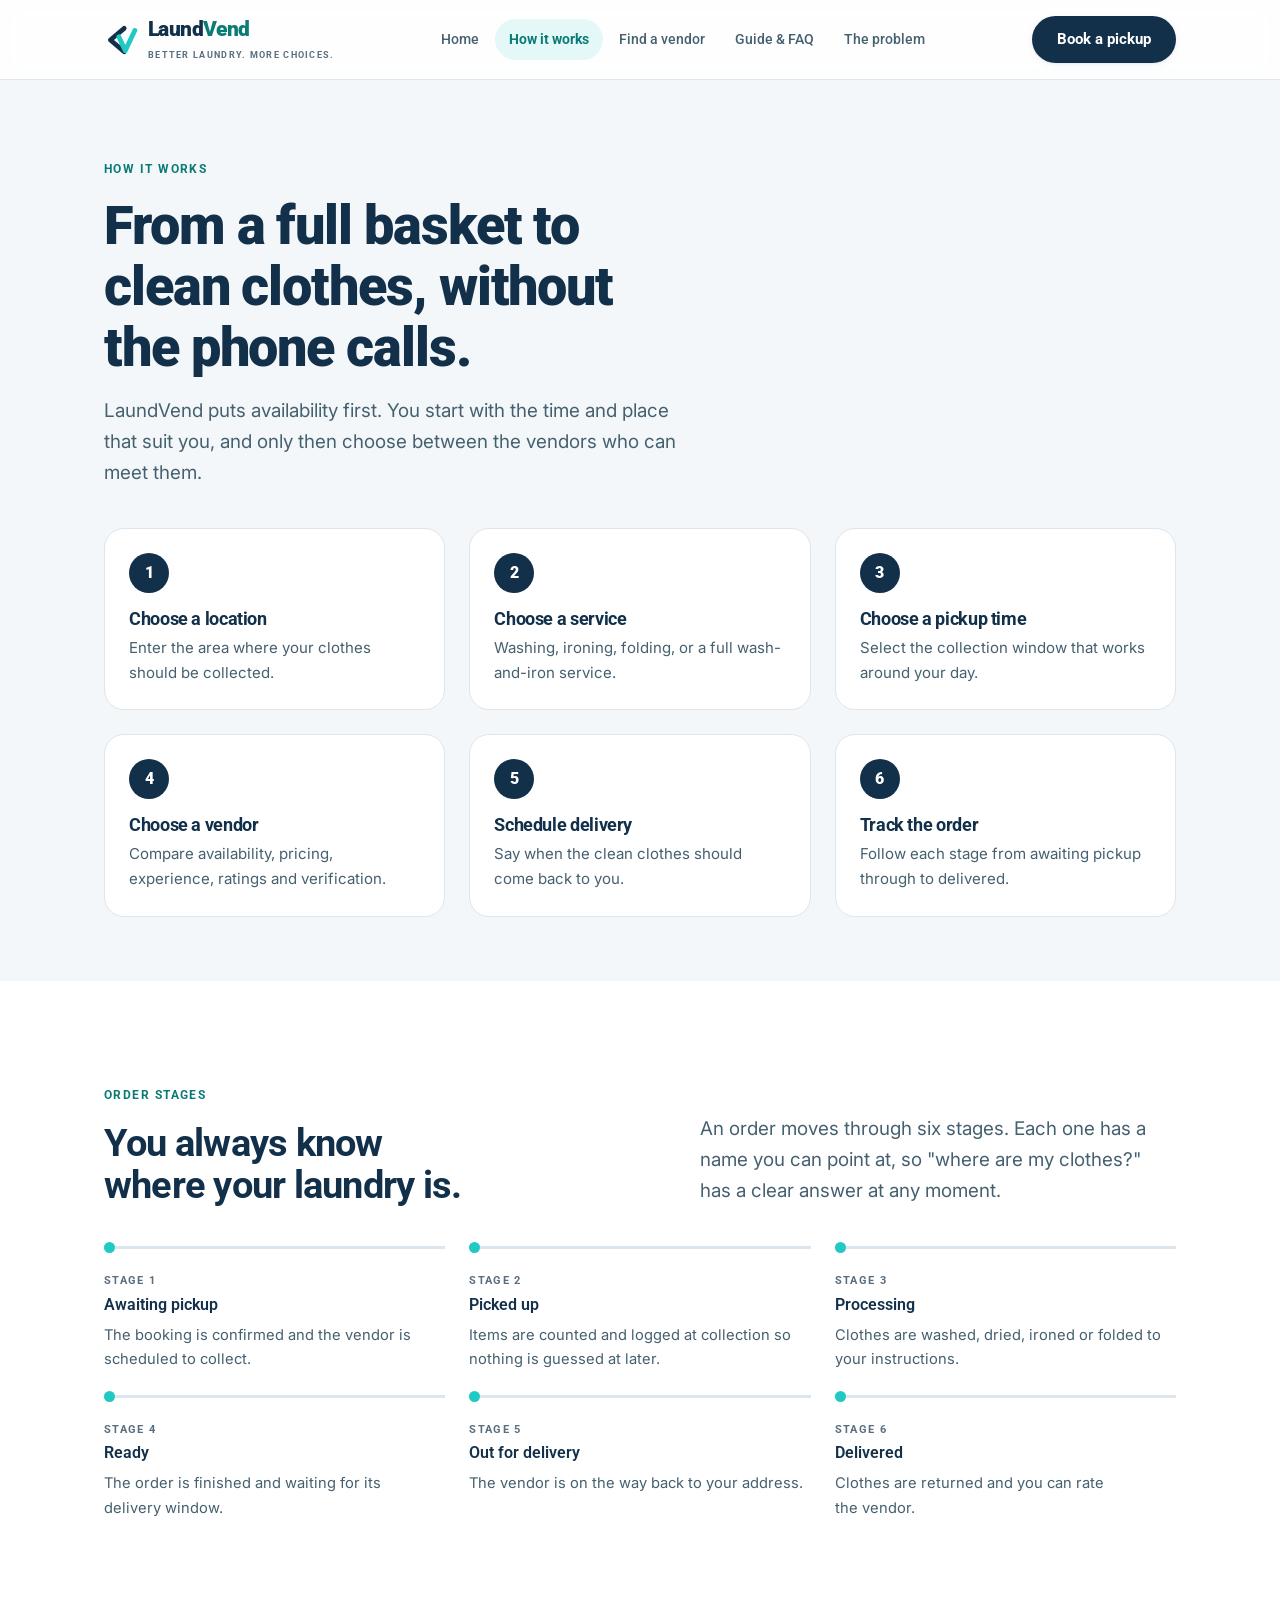
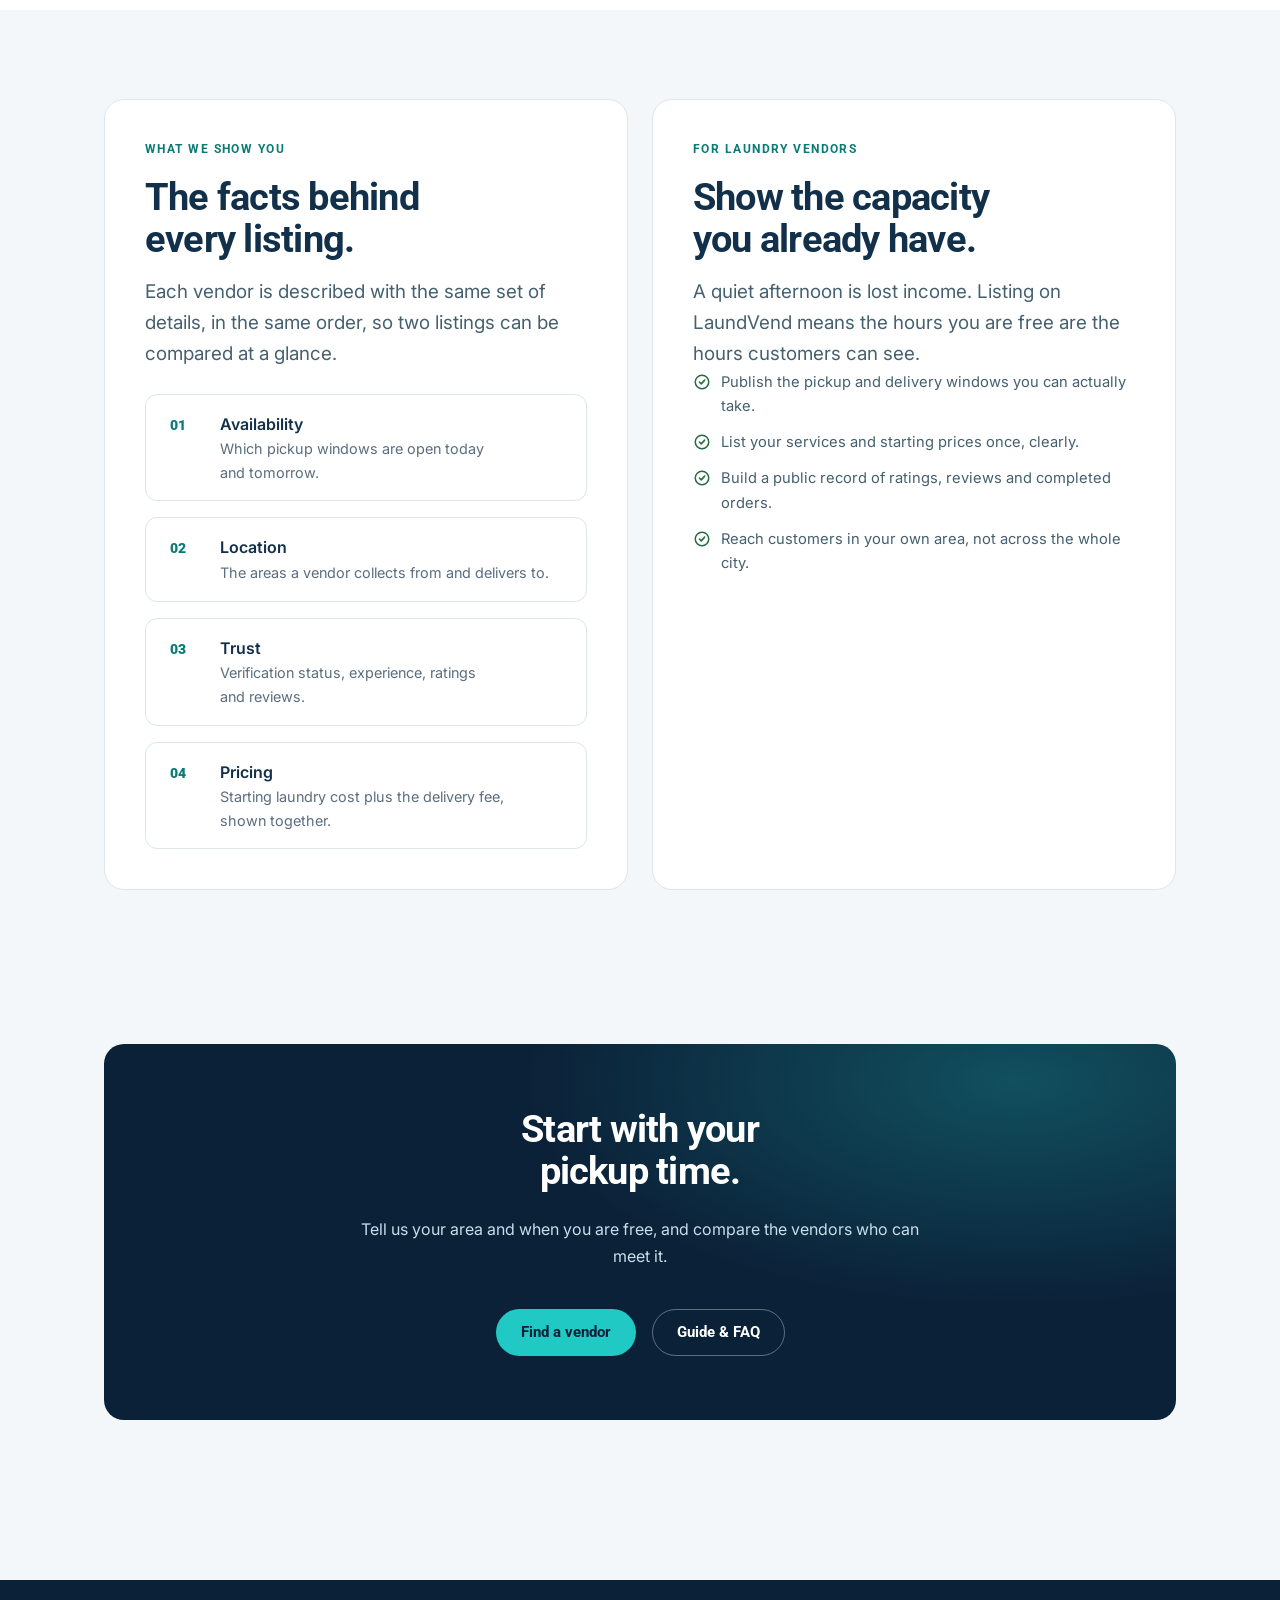
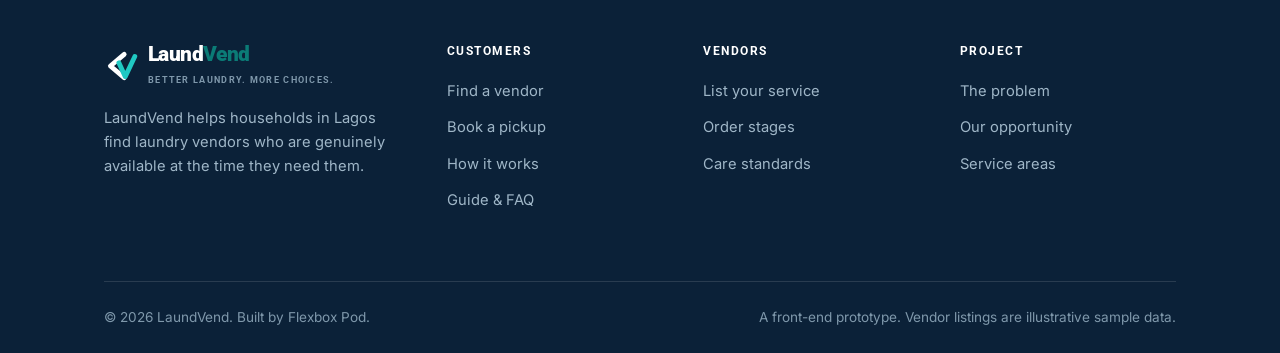
<file: how-it-works.html>
<!DOCTYPE html>
<html lang="en">
<head>
<meta charset="UTF-8">
<meta name="viewport" content="width=device-width, initial-scale=1">
<meta name="description" content="From choosing a pickup window to tracking delivery, see exactly how LaundVend connects Lagos households with available laundry vendors.">
<meta name="theme-color" content="#12304A">
<meta property="og:type" content="website">
<meta property="og:site_name" content="LaundVend">
<meta property="og:title" content="How it works | LaundVend">
<meta property="og:description" content="From choosing a pickup window to tracking delivery, see exactly how LaundVend connects Lagos households with available laundry vendors.">
<meta property="og:url" content="https://laundvend.vercel.app/how-it-works.html">
<meta property="og:image" content="https://laundvend.vercel.app/images/Logo.jpeg">
<meta name="twitter:card" content="summary_large_image">
<link rel="canonical" href="https://laundvend.vercel.app/how-it-works.html">
<title>How it works | LaundVend</title>
<link rel="icon" href="favicon.svg" type="image/svg+xml">
<link rel="preconnect" href="https://fonts.googleapis.com">
<link rel="preconnect" href="https://fonts.gstatic.com" crossorigin>
<link rel="stylesheet" href="https://fonts.googleapis.com/css2?family=Inter:wght@400;500;600&family=Roboto:wght@500;700;900&display=swap">
<link rel="stylesheet" href="css/brand.css">
<link rel="stylesheet" href="css/site.css">
</head>
<body>
<a class="skip-link" href="#main">Skip to main content</a>
<header class="site-header">
  <div class="wrap site-header__inner">
    <a class="brand" href="index.html">
      <svg class="brand__mark" viewBox="0 0 64 64" fill="none" aria-hidden="true" focusable="false">
        <path d="M38 10 12 32l26 22" stroke="currentColor" stroke-width="9" stroke-linecap="round" stroke-linejoin="round"/>
        <path d="m28 26 12 26 18-38" stroke="#20C9C3" stroke-width="9" stroke-linecap="round" stroke-linejoin="round"/>
      </svg>
      <span>
        <span class="brand__name">Laund<span>Vend</span></span>
        <span class="brand__tagline">Better laundry. More choices.</span>
      </span>
    </a>
    <nav class="site-nav" aria-label="Primary">
      <ul class="site-nav__list">
      <li><a href="index.html">Home</a></li>
      <li><a href="how-it-works.html" aria-current="page">How it works</a></li>
      <li><a href="vendors.html">Find a vendor</a></li>
      <li><a href="guide.html">Guide &amp; FAQ</a></li>
      <li><a href="problem-statement.html">The problem</a></li>
      </ul>
    </nav>
    <div class="site-header__cta">
      <a class="btn btn--primary" href="book.html">Book a pickup</a>
    </div>
  </div>
</header>

<main id="main">

  <section class="section section--tight">
    <div class="wrap">
      <div class="section-head">
        <p class="eyebrow">How it works</p>
        <h1>From a full basket to clean clothes, without the phone calls.</h1>
        <p class="lead">
          LaundVend puts availability first. You start with the time and place
          that suit you, and only then choose between the vendors who can meet
          them.
        </p>
      </div>

      <div class="grid grid--3">
        <article class="step">
          <div class="step__n">1</div>
          <h2>Choose a location</h2>
          <p>Enter the area where your clothes should be collected.</p>
        </article>
        <article class="step">
          <div class="step__n">2</div>
          <h2>Choose a service</h2>
          <p>Washing, ironing, folding, or a full wash-and-iron service.</p>
        </article>
        <article class="step">
          <div class="step__n">3</div>
          <h2>Choose a pickup time</h2>
          <p>Select the collection window that works around your day.</p>
        </article>
        <article class="step">
          <div class="step__n">4</div>
          <h2>Choose a vendor</h2>
          <p>Compare availability, pricing, experience, ratings and verification.</p>
        </article>
        <article class="step">
          <div class="step__n">5</div>
          <h2>Schedule delivery</h2>
          <p>Say when the clean clothes should come back to you.</p>
        </article>
        <article class="step">
          <div class="step__n">6</div>
          <h2>Track the order</h2>
          <p>Follow each stage from awaiting pickup through to delivered.</p>
        </article>
      </div>
    </div>
  </section>

  <section class="section section--surface" id="tracking">
    <div class="wrap">
      <div class="section-head section-head--split">
        <div>
          <p class="eyebrow">Order stages</p>
          <h2>You always know where your laundry is.</h2>
        </div>
        <p class="lead">
          An order moves through six stages. Each one has a name you can point
          at, so "where are my clothes?" has a clear answer at any moment.
        </p>
      </div>

      <ol class="timeline">
        <li>
          <span>Stage 1</span>
          <strong>Awaiting pickup</strong>
          <p>The booking is confirmed and the vendor is scheduled to collect.</p>
        </li>
        <li>
          <span>Stage 2</span>
          <strong>Picked up</strong>
          <p>Items are counted and logged at collection so nothing is guessed at later.</p>
        </li>
        <li>
          <span>Stage 3</span>
          <strong>Processing</strong>
          <p>Clothes are washed, dried, ironed or folded to your instructions.</p>
        </li>
        <li>
          <span>Stage 4</span>
          <strong>Ready</strong>
          <p>The order is finished and waiting for its delivery window.</p>
        </li>
        <li>
          <span>Stage 5</span>
          <strong>Out for delivery</strong>
          <p>The vendor is on the way back to your address.</p>
        </li>
        <li>
          <span>Stage 6</span>
          <strong>Delivered</strong>
          <p>Clothes are returned and you can rate the vendor.</p>
        </li>
      </ol>
    </div>
  </section>

  <section class="section">
    <div class="wrap">
      <div class="grid grid--2">
        <div class="panel">
          <p class="eyebrow">What we show you</p>
          <h2>The facts behind every listing.</h2>
          <p class="lead mt-2">
            Each vendor is described with the same set of details, in the same
            order, so two listings can be compared at a glance.
          </p>
          <div class="flow mt-3">
            <div class="flow__item"><span>01</span><div><strong>Availability</strong><p>Which pickup windows are open today and tomorrow.</p></div></div>
            <div class="flow__item"><span>02</span><div><strong>Location</strong><p>The areas a vendor collects from and delivers to.</p></div></div>
            <div class="flow__item"><span>03</span><div><strong>Trust</strong><p>Verification status, experience, ratings and reviews.</p></div></div>
            <div class="flow__item"><span>04</span><div><strong>Pricing</strong><p>Starting laundry cost plus the delivery fee, shown together.</p></div></div>
          </div>
        </div>

        <div class="panel" id="for-vendors">
          <p class="eyebrow">For laundry vendors</p>
          <h2>Show the capacity you already have.</h2>
          <p class="lead mt-2">
            A quiet afternoon is lost income. Listing on LaundVend means the
            hours you are free are the hours customers can see.
          </p>
          <ul class="checklist mt-3">
            <li>
              <svg viewBox="0 0 24 24" fill="none" stroke="currentColor" stroke-width="2" stroke-linecap="round" stroke-linejoin="round" aria-hidden="true"><circle cx="12" cy="12" r="9"/><path d="m8.5 12 2.5 2.5 4.5-5"/></svg>
              <span>Publish the pickup and delivery windows you can actually take.</span>
            </li>
            <li>
              <svg viewBox="0 0 24 24" fill="none" stroke="currentColor" stroke-width="2" stroke-linecap="round" stroke-linejoin="round" aria-hidden="true"><circle cx="12" cy="12" r="9"/><path d="m8.5 12 2.5 2.5 4.5-5"/></svg>
              <span>List your services and starting prices once, clearly.</span>
            </li>
            <li>
              <svg viewBox="0 0 24 24" fill="none" stroke="currentColor" stroke-width="2" stroke-linecap="round" stroke-linejoin="round" aria-hidden="true"><circle cx="12" cy="12" r="9"/><path d="m8.5 12 2.5 2.5 4.5-5"/></svg>
              <span>Build a public record of ratings, reviews and completed orders.</span>
            </li>
            <li>
              <svg viewBox="0 0 24 24" fill="none" stroke="currentColor" stroke-width="2" stroke-linecap="round" stroke-linejoin="round" aria-hidden="true"><circle cx="12" cy="12" r="9"/><path d="m8.5 12 2.5 2.5 4.5-5"/></svg>
              <span>Reach customers in your own area, not across the whole city.</span>
            </li>
          </ul>
        </div>
      </div>
    </div>
  </section>

  <section class="section section--tight">
    <div class="wrap">
      <div class="cta-band">
        <h2>Start with your pickup time.</h2>
        <p>Tell us your area and when you are free, and compare the vendors who can meet it.</p>
        <div class="btn-row">
          <a class="btn btn--accent" href="vendors.html">Find a vendor</a>
          <a class="btn btn--ghost" href="guide.html">Guide &amp; FAQ</a>
        </div>
      </div>
    </div>
  </section>

</main>
<footer class="site-footer">
  <div class="wrap">
    <div class="site-footer__grid">
      <div>
        <a class="brand" href="index.html">
          <svg class="brand__mark" viewBox="0 0 64 64" fill="none" aria-hidden="true" focusable="false">
            <path d="M38 10 12 32l26 22" stroke="currentColor" stroke-width="9" stroke-linecap="round" stroke-linejoin="round"/>
            <path d="m28 26 12 26 18-38" stroke="#20C9C3" stroke-width="9" stroke-linecap="round" stroke-linejoin="round"/>
          </svg>
          <span>
            <span class="brand__name">Laund<span>Vend</span></span>
            <span class="brand__tagline">Better laundry. More choices.</span>
          </span>
        </a>
        <p class="site-footer__about">
          LaundVend helps households in Lagos find laundry vendors who are
          genuinely available at the time they need them.
        </p>
      </div>

      <div>
        <h2>Customers</h2>
        <ul>
          <li><a href="vendors.html">Find a vendor</a></li>
          <li><a href="book.html">Book a pickup</a></li>
          <li><a href="how-it-works.html">How it works</a></li>
          <li><a href="guide.html">Guide &amp; FAQ</a></li>
        </ul>
      </div>

      <div>
        <h2>Vendors</h2>
        <ul>
          <li><a href="how-it-works.html#for-vendors">List your service</a></li>
          <li><a href="how-it-works.html#tracking">Order stages</a></li>
          <li><a href="guide.html#care">Care standards</a></li>
        </ul>
      </div>

      <div>
        <h2>Project</h2>
        <ul>
          <li><a href="problem-statement.html">The problem</a></li>
          <li><a href="problem-statement.html#opportunity">Our opportunity</a></li>
          <li><a href="index.html#coverage">Service areas</a></li>
        </ul>
      </div>
    </div>

    <div class="site-footer__bar">
      <p>&copy; 2026 LaundVend. Built by Flexbox Pod.</p>
      <p>A front-end prototype. Vendor listings are illustrative sample data.</p>
    </div>
  </div>
</footer>
</body>
</html>
</file>
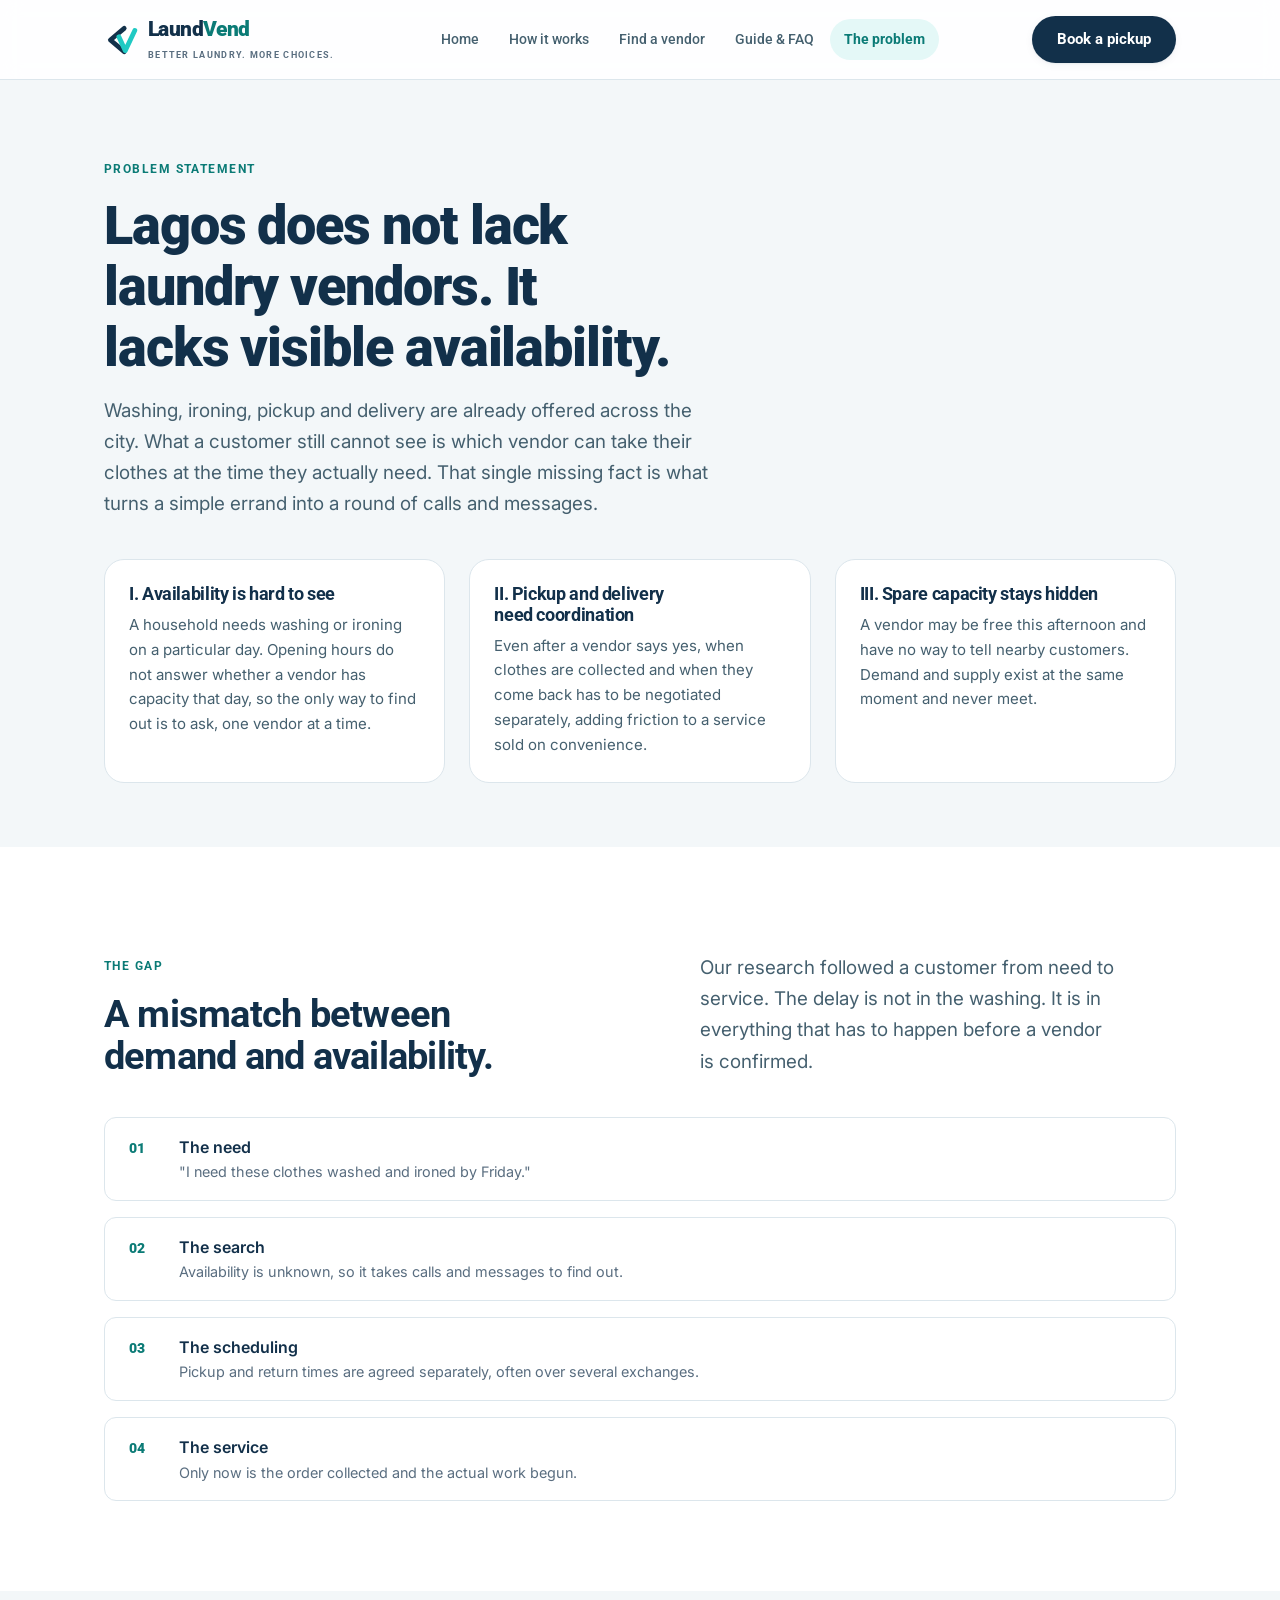
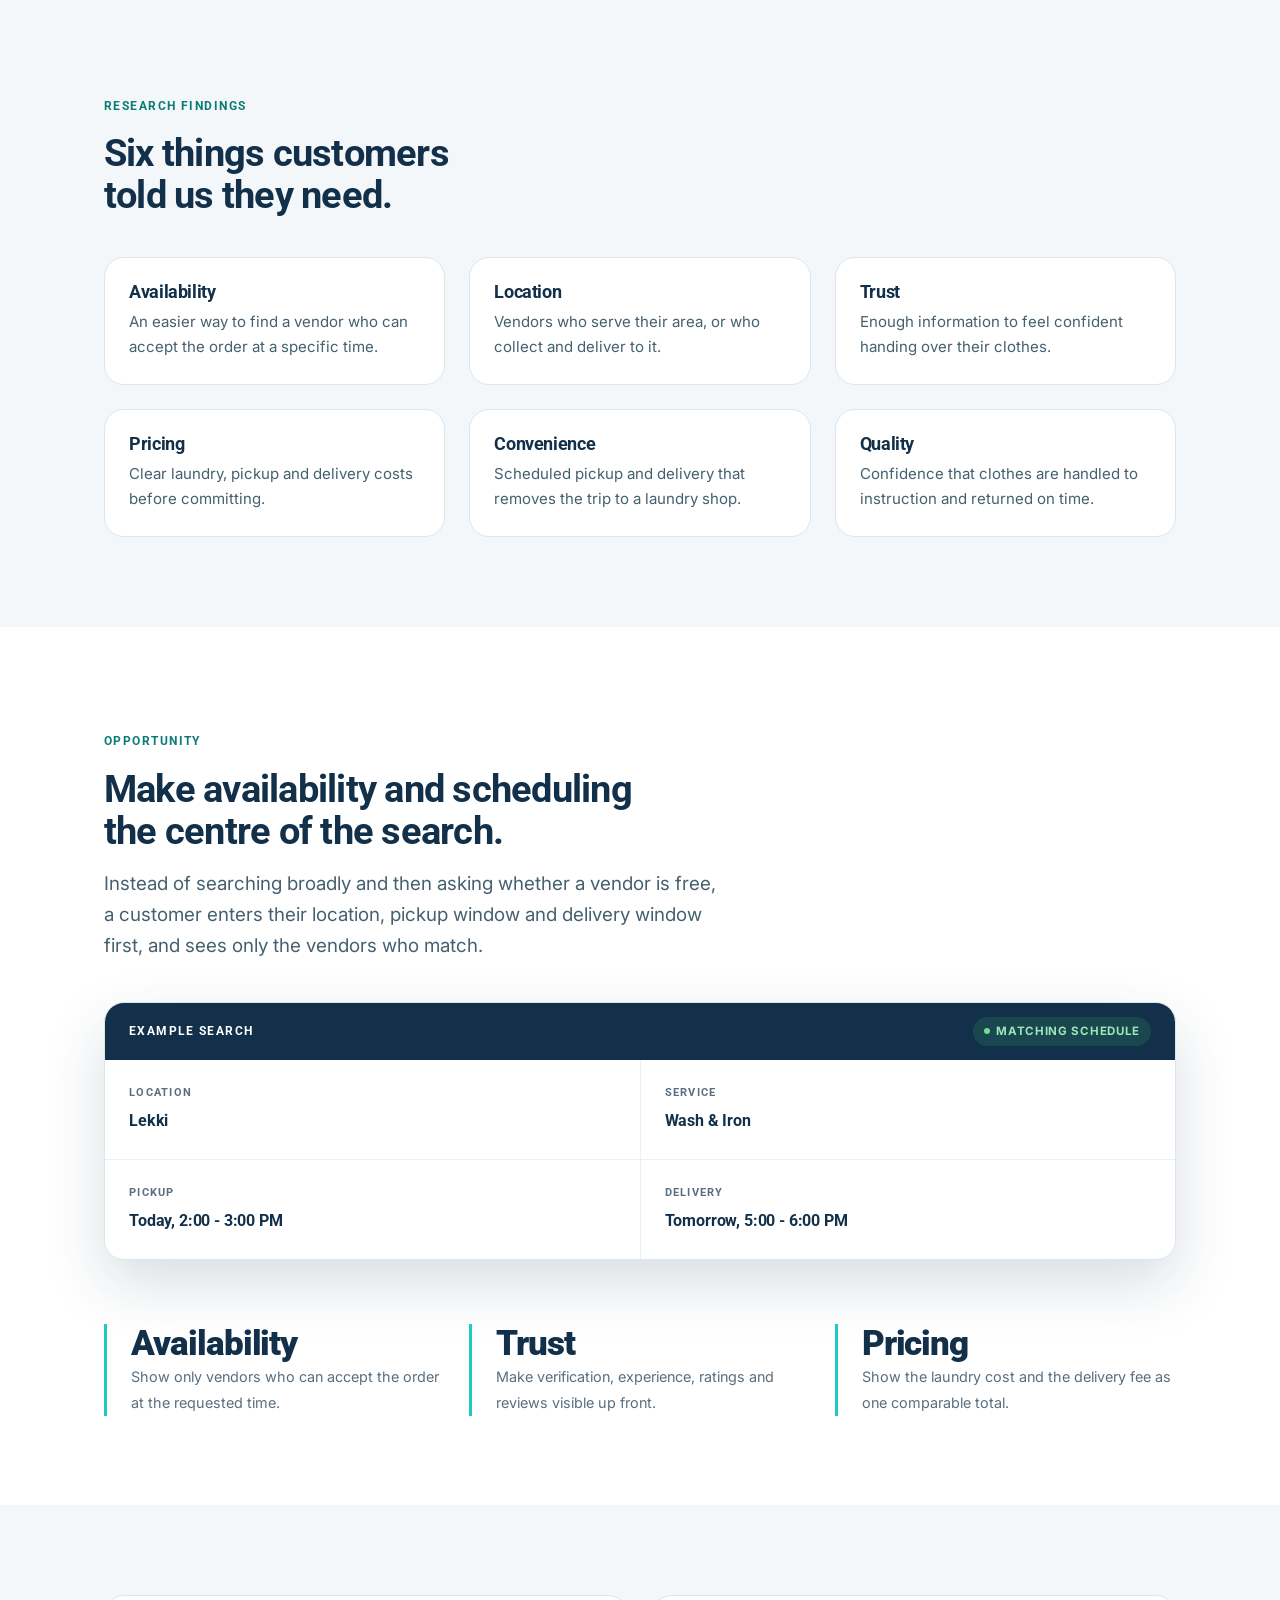
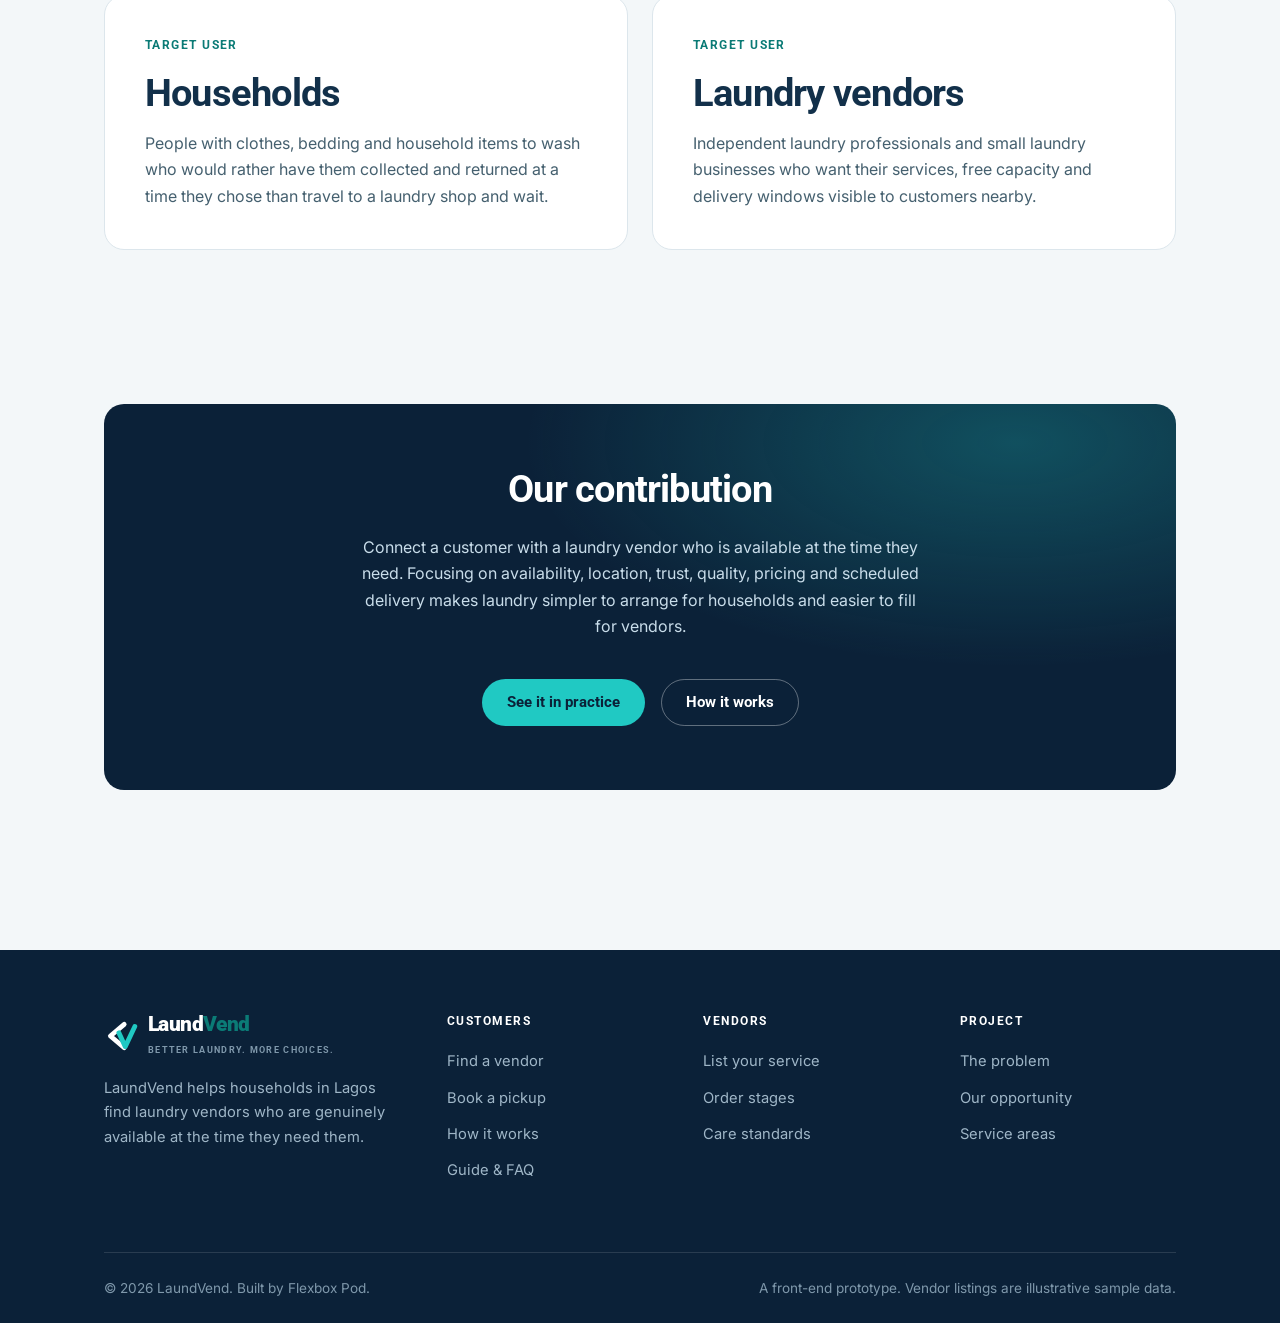
<file: problem-statement.html>
<!DOCTYPE html>
<html lang="en">
<head>
<meta charset="UTF-8">
<meta name="viewport" content="width=device-width, initial-scale=1">
<meta name="description" content="Flexbox Pod's research into laundry in Lagos: why availability, not supply, is the bottleneck, and the opportunity LaundVend is built on.">
<meta name="theme-color" content="#12304A">
<meta property="og:type" content="website">
<meta property="og:site_name" content="LaundVend">
<meta property="og:title" content="The problem we are solving | LaundVend">
<meta property="og:description" content="Flexbox Pod's research into laundry in Lagos: why availability, not supply, is the bottleneck, and the opportunity LaundVend is built on.">
<meta property="og:url" content="https://laundvend.vercel.app/problem-statement.html">
<meta property="og:image" content="https://laundvend.vercel.app/images/Logo.jpeg">
<meta name="twitter:card" content="summary_large_image">
<link rel="canonical" href="https://laundvend.vercel.app/problem-statement.html">
<title>The problem we are solving | LaundVend</title>
<link rel="icon" href="favicon.svg" type="image/svg+xml">
<link rel="preconnect" href="https://fonts.googleapis.com">
<link rel="preconnect" href="https://fonts.gstatic.com" crossorigin>
<link rel="stylesheet" href="https://fonts.googleapis.com/css2?family=Inter:wght@400;500;600&family=Roboto:wght@500;700;900&display=swap">
<link rel="stylesheet" href="css/brand.css">
<link rel="stylesheet" href="css/site.css">
</head>
<body>
<a class="skip-link" href="#main">Skip to main content</a>
<header class="site-header">
  <div class="wrap site-header__inner">
    <a class="brand" href="index.html">
      <svg class="brand__mark" viewBox="0 0 64 64" fill="none" aria-hidden="true" focusable="false">
        <path d="M38 10 12 32l26 22" stroke="currentColor" stroke-width="9" stroke-linecap="round" stroke-linejoin="round"/>
        <path d="m28 26 12 26 18-38" stroke="#20C9C3" stroke-width="9" stroke-linecap="round" stroke-linejoin="round"/>
      </svg>
      <span>
        <span class="brand__name">Laund<span>Vend</span></span>
        <span class="brand__tagline">Better laundry. More choices.</span>
      </span>
    </a>
    <nav class="site-nav" aria-label="Primary">
      <ul class="site-nav__list">
      <li><a href="index.html">Home</a></li>
      <li><a href="how-it-works.html">How it works</a></li>
      <li><a href="vendors.html">Find a vendor</a></li>
      <li><a href="guide.html">Guide &amp; FAQ</a></li>
      <li><a href="problem-statement.html" aria-current="page">The problem</a></li>
      </ul>
    </nav>
    <div class="site-header__cta">
      <a class="btn btn--primary" href="book.html">Book a pickup</a>
    </div>
  </div>
</header>

<main id="main">

  <section class="section section--tight">
    <div class="wrap">
      <div class="section-head">
        <p class="eyebrow">Problem statement</p>
        <h1>Lagos does not lack laundry vendors. It lacks visible availability.</h1>
        <p class="lead">
          Washing, ironing, pickup and delivery are already offered across the
          city. What a customer still cannot see is which vendor can take their
          clothes at the time they actually need. That single missing fact is
          what turns a simple errand into a round of calls and messages.
        </p>
      </div>

      <div class="grid grid--3">
        <article class="card">
          <h2>I. Availability is hard to see</h2>
          <p>
            A household needs washing or ironing on a particular day. Opening
            hours do not answer whether a vendor has capacity that day, so the
            only way to find out is to ask, one vendor at a time.
          </p>
        </article>
        <article class="card">
          <h2>II. Pickup and delivery need coordination</h2>
          <p>
            Even after a vendor says yes, when clothes are collected and when
            they come back has to be negotiated separately, adding friction to
            a service sold on convenience.
          </p>
        </article>
        <article class="card">
          <h2>III. Spare capacity stays hidden</h2>
          <p>
            A vendor may be free this afternoon and have no way to tell nearby
            customers. Demand and supply exist at the same moment and never
            meet.
          </p>
        </article>
      </div>
    </div>
  </section>

  <section class="section section--surface" id="gap">
    <div class="wrap">
      <div class="section-head section-head--split">
        <div>
          <p class="eyebrow">The gap</p>
          <h2>A mismatch between demand and availability.</h2>
        </div>
        <p class="lead">
          Our research followed a customer from need to service. The delay is
          not in the washing. It is in everything that has to happen before a
          vendor is confirmed.
        </p>
      </div>

      <div class="flow">
        <div class="flow__item">
          <span>01</span>
          <div>
            <strong>The need</strong>
            <p>"I need these clothes washed and ironed by Friday."</p>
          </div>
        </div>
        <div class="flow__item">
          <span>02</span>
          <div>
            <strong>The search</strong>
            <p>Availability is unknown, so it takes calls and messages to find out.</p>
          </div>
        </div>
        <div class="flow__item">
          <span>03</span>
          <div>
            <strong>The scheduling</strong>
            <p>Pickup and return times are agreed separately, often over several exchanges.</p>
          </div>
        </div>
        <div class="flow__item">
          <span>04</span>
          <div>
            <strong>The service</strong>
            <p>Only now is the order collected and the actual work begun.</p>
          </div>
        </div>
      </div>
    </div>
  </section>

  <section class="section" id="research">
    <div class="wrap">
      <div class="section-head">
        <p class="eyebrow">Research findings</p>
        <h2>Six things customers told us they need.</h2>
      </div>

      <div class="grid grid--3">
        <article class="card">
          <h3>Availability</h3>
          <p>An easier way to find a vendor who can accept the order at a specific time.</p>
        </article>
        <article class="card">
          <h3>Location</h3>
          <p>Vendors who serve their area, or who collect and deliver to it.</p>
        </article>
        <article class="card">
          <h3>Trust</h3>
          <p>Enough information to feel confident handing over their clothes.</p>
        </article>
        <article class="card">
          <h3>Pricing</h3>
          <p>Clear laundry, pickup and delivery costs before committing.</p>
        </article>
        <article class="card">
          <h3>Convenience</h3>
          <p>Scheduled pickup and delivery that removes the trip to a laundry shop.</p>
        </article>
        <article class="card">
          <h3>Quality</h3>
          <p>Confidence that clothes are handled to instruction and returned on time.</p>
        </article>
      </div>
    </div>
  </section>

  <section class="section section--surface" id="opportunity">
    <div class="wrap">
      <div class="section-head">
        <p class="eyebrow">Opportunity</p>
        <h2>Make availability and scheduling the centre of the search.</h2>
        <p class="lead">
          Instead of searching broadly and then asking whether a vendor is free,
          a customer enters their location, pickup window and delivery window
          first, and sees only the vendors who match.
        </p>
      </div>

      <div class="match mb-5">
        <div class="match__head">
          <span>Example search</span>
          <span class="match__status">Matching schedule</span>
        </div>
        <div class="match__fields">
          <div class="match__field"><small>Location</small><strong>Lekki</strong></div>
          <div class="match__field"><small>Service</small><strong>Wash &amp; Iron</strong></div>
          <div class="match__field"><small>Pickup</small><strong>Today, 2:00 - 3:00 PM</strong></div>
          <div class="match__field"><small>Delivery</small><strong>Tomorrow, 5:00 - 6:00 PM</strong></div>
        </div>
      </div>

      <div class="stat-row">
        <div class="stat">
          <strong>Availability</strong>
          <span>Show only vendors who can accept the order at the requested time.</span>
        </div>
        <div class="stat">
          <strong>Trust</strong>
          <span>Make verification, experience, ratings and reviews visible up front.</span>
        </div>
        <div class="stat">
          <strong>Pricing</strong>
          <span>Show the laundry cost and the delivery fee as one comparable total.</span>
        </div>
      </div>
    </div>
  </section>

  <section class="section" id="users">
    <div class="wrap">
      <div class="grid grid--2">
        <div class="panel">
          <p class="eyebrow">Target user</p>
          <h2>Households</h2>
          <p class="mt-2">
            People with clothes, bedding and household items to wash who would
            rather have them collected and returned at a time they chose than
            travel to a laundry shop and wait.
          </p>
        </div>
        <div class="panel">
          <p class="eyebrow">Target user</p>
          <h2>Laundry vendors</h2>
          <p class="mt-2">
            Independent laundry professionals and small laundry businesses who
            want their services, free capacity and delivery windows visible to
            customers nearby.
          </p>
        </div>
      </div>
    </div>
  </section>

  <section class="section section--tight">
    <div class="wrap">
      <div class="cta-band">
        <h2>Our contribution</h2>
        <p>
          Connect a customer with a laundry vendor who is available at the time
          they need. Focusing on availability, location, trust, quality, pricing
          and scheduled delivery makes laundry simpler to arrange for households
          and easier to fill for vendors.
        </p>
        <div class="btn-row">
          <a class="btn btn--accent" href="vendors.html">See it in practice</a>
          <a class="btn btn--ghost" href="how-it-works.html">How it works</a>
        </div>
      </div>
    </div>
  </section>

</main>
<footer class="site-footer">
  <div class="wrap">
    <div class="site-footer__grid">
      <div>
        <a class="brand" href="index.html">
          <svg class="brand__mark" viewBox="0 0 64 64" fill="none" aria-hidden="true" focusable="false">
            <path d="M38 10 12 32l26 22" stroke="currentColor" stroke-width="9" stroke-linecap="round" stroke-linejoin="round"/>
            <path d="m28 26 12 26 18-38" stroke="#20C9C3" stroke-width="9" stroke-linecap="round" stroke-linejoin="round"/>
          </svg>
          <span>
            <span class="brand__name">Laund<span>Vend</span></span>
            <span class="brand__tagline">Better laundry. More choices.</span>
          </span>
        </a>
        <p class="site-footer__about">
          LaundVend helps households in Lagos find laundry vendors who are
          genuinely available at the time they need them.
        </p>
      </div>

      <div>
        <h2>Customers</h2>
        <ul>
          <li><a href="vendors.html">Find a vendor</a></li>
          <li><a href="book.html">Book a pickup</a></li>
          <li><a href="how-it-works.html">How it works</a></li>
          <li><a href="guide.html">Guide &amp; FAQ</a></li>
        </ul>
      </div>

      <div>
        <h2>Vendors</h2>
        <ul>
          <li><a href="how-it-works.html#for-vendors">List your service</a></li>
          <li><a href="how-it-works.html#tracking">Order stages</a></li>
          <li><a href="guide.html#care">Care standards</a></li>
        </ul>
      </div>

      <div>
        <h2>Project</h2>
        <ul>
          <li><a href="problem-statement.html">The problem</a></li>
          <li><a href="problem-statement.html#opportunity">Our opportunity</a></li>
          <li><a href="index.html#coverage">Service areas</a></li>
        </ul>
      </div>
    </div>

    <div class="site-footer__bar">
      <p>&copy; 2026 LaundVend. Built by Flexbox Pod.</p>
      <p>A front-end prototype. Vendor listings are illustrative sample data.</p>
    </div>
  </div>
</footer>
</body>
</html>
</file>
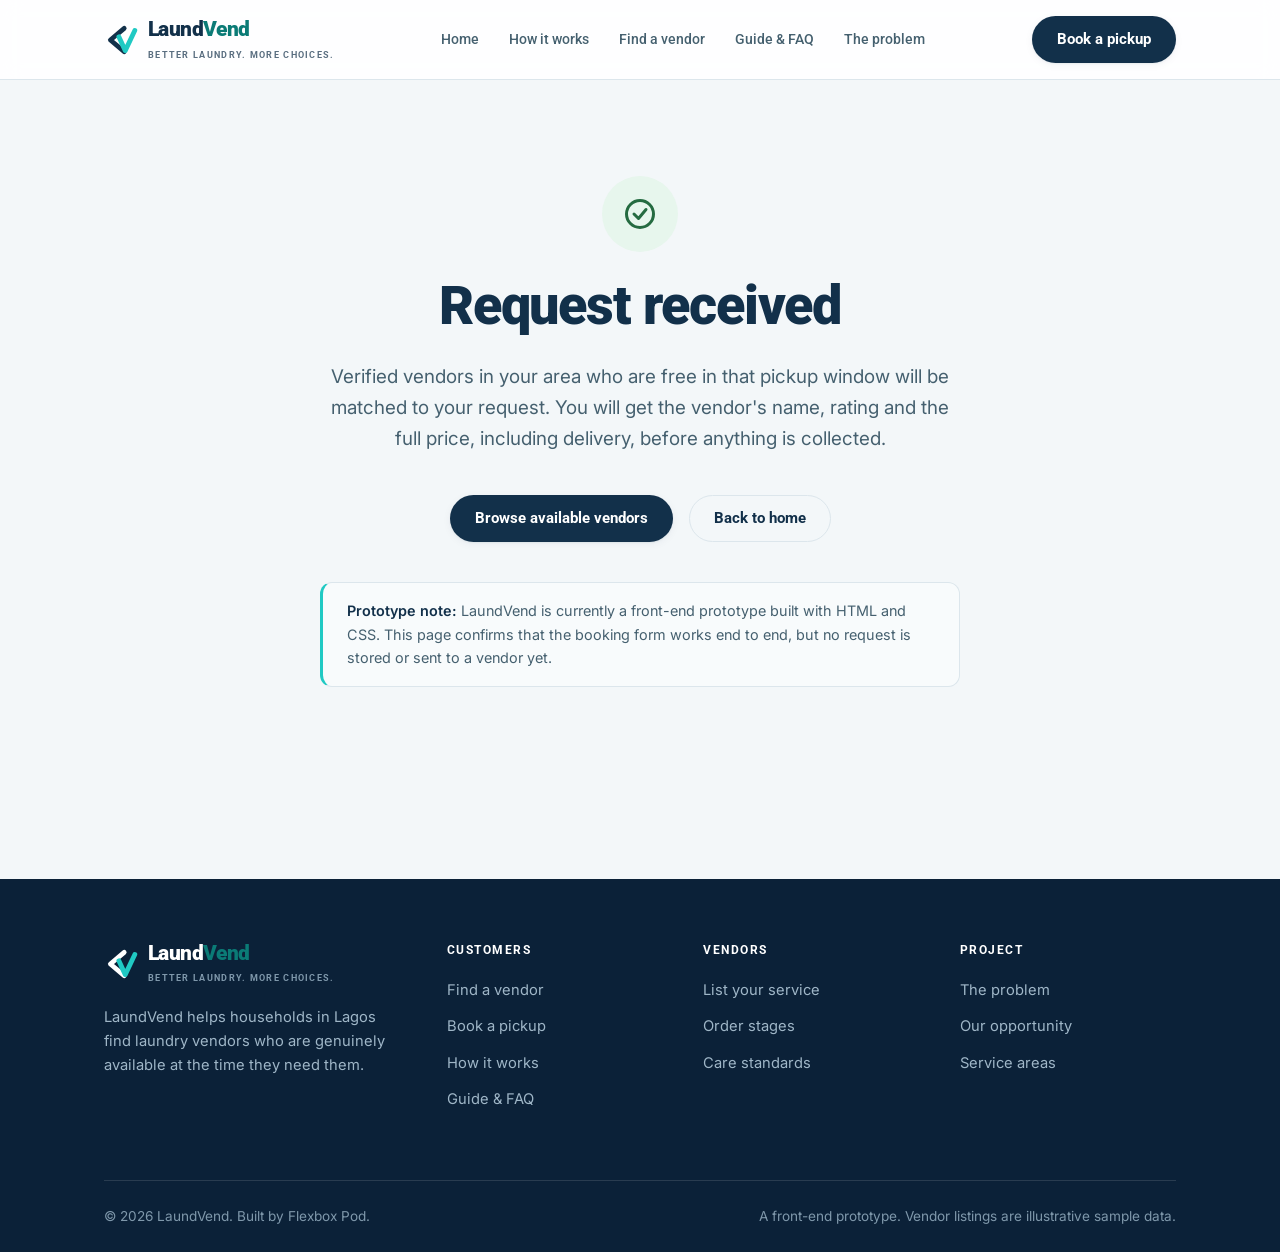
<file: request-received.html>
<!DOCTYPE html>
<html lang="en">
<head>
<meta charset="UTF-8">
<meta name="viewport" content="width=device-width, initial-scale=1">
<meta name="description" content="Your LaundVend pickup request has been received. Here is what happens next.">
<meta name="theme-color" content="#12304A">
<meta property="og:type" content="website">
<meta property="og:site_name" content="LaundVend">
<meta property="og:title" content="Request received | LaundVend">
<meta property="og:description" content="Your LaundVend pickup request has been received. Here is what happens next.">
<meta property="og:url" content="https://laundvend.vercel.app/request-received.html">
<meta property="og:image" content="https://laundvend.vercel.app/images/Logo.jpeg">
<meta name="twitter:card" content="summary_large_image">
<link rel="canonical" href="https://laundvend.vercel.app/request-received.html">
<title>Request received | LaundVend</title>
<link rel="icon" href="favicon.svg" type="image/svg+xml">
<link rel="preconnect" href="https://fonts.googleapis.com">
<link rel="preconnect" href="https://fonts.gstatic.com" crossorigin>
<link rel="stylesheet" href="https://fonts.googleapis.com/css2?family=Inter:wght@400;500;600&family=Roboto:wght@500;700;900&display=swap">
<link rel="stylesheet" href="css/brand.css">
<link rel="stylesheet" href="css/site.css">
</head>
<body>
<a class="skip-link" href="#main">Skip to main content</a>
<header class="site-header">
  <div class="wrap site-header__inner">
    <a class="brand" href="index.html">
      <svg class="brand__mark" viewBox="0 0 64 64" fill="none" aria-hidden="true" focusable="false">
        <path d="M38 10 12 32l26 22" stroke="currentColor" stroke-width="9" stroke-linecap="round" stroke-linejoin="round"/>
        <path d="m28 26 12 26 18-38" stroke="#20C9C3" stroke-width="9" stroke-linecap="round" stroke-linejoin="round"/>
      </svg>
      <span>
        <span class="brand__name">Laund<span>Vend</span></span>
        <span class="brand__tagline">Better laundry. More choices.</span>
      </span>
    </a>
    <nav class="site-nav" aria-label="Primary">
      <ul class="site-nav__list">
      <li><a href="index.html">Home</a></li>
      <li><a href="how-it-works.html">How it works</a></li>
      <li><a href="vendors.html">Find a vendor</a></li>
      <li><a href="guide.html">Guide &amp; FAQ</a></li>
      <li><a href="problem-statement.html">The problem</a></li>
      </ul>
    </nav>
    <div class="site-header__cta">
      <a class="btn btn--primary" href="book.html">Book a pickup</a>
    </div>
  </div>
</header>

<main id="main">
  <div class="wrap">
    <div class="state">
      <div class="state__icon">
        <svg viewBox="0 0 24 24" fill="none" stroke="currentColor" stroke-width="2" stroke-linecap="round" stroke-linejoin="round" aria-hidden="true"><circle cx="12" cy="12" r="9"/><path d="m8 12 3 3 5-6"/></svg>
      </div>

      <h1>Request received</h1>
      <p class="lead center-block mt-3">
        Verified vendors in your area who are free in that pickup window will be
        matched to your request. You will get the vendor's name, rating and the
        full price, including delivery, before anything is collected.
      </p>

      <div class="btn-row">
        <a class="btn btn--primary" href="vendors.html">Browse available vendors</a>
        <a class="btn btn--ghost" href="index.html">Back to home</a>
      </div>

      <p class="note">
        <strong>Prototype note:</strong> LaundVend is currently a front-end
        prototype built with HTML and CSS. This page confirms that the booking
        form works end to end, but no request is stored or sent to a vendor yet.
      </p>
    </div>
  </div>
</main>
<footer class="site-footer">
  <div class="wrap">
    <div class="site-footer__grid">
      <div>
        <a class="brand" href="index.html">
          <svg class="brand__mark" viewBox="0 0 64 64" fill="none" aria-hidden="true" focusable="false">
            <path d="M38 10 12 32l26 22" stroke="currentColor" stroke-width="9" stroke-linecap="round" stroke-linejoin="round"/>
            <path d="m28 26 12 26 18-38" stroke="#20C9C3" stroke-width="9" stroke-linecap="round" stroke-linejoin="round"/>
          </svg>
          <span>
            <span class="brand__name">Laund<span>Vend</span></span>
            <span class="brand__tagline">Better laundry. More choices.</span>
          </span>
        </a>
        <p class="site-footer__about">
          LaundVend helps households in Lagos find laundry vendors who are
          genuinely available at the time they need them.
        </p>
      </div>

      <div>
        <h2>Customers</h2>
        <ul>
          <li><a href="vendors.html">Find a vendor</a></li>
          <li><a href="book.html">Book a pickup</a></li>
          <li><a href="how-it-works.html">How it works</a></li>
          <li><a href="guide.html">Guide &amp; FAQ</a></li>
        </ul>
      </div>

      <div>
        <h2>Vendors</h2>
        <ul>
          <li><a href="how-it-works.html#for-vendors">List your service</a></li>
          <li><a href="how-it-works.html#tracking">Order stages</a></li>
          <li><a href="guide.html#care">Care standards</a></li>
        </ul>
      </div>

      <div>
        <h2>Project</h2>
        <ul>
          <li><a href="problem-statement.html">The problem</a></li>
          <li><a href="problem-statement.html#opportunity">Our opportunity</a></li>
          <li><a href="index.html#coverage">Service areas</a></li>
        </ul>
      </div>
    </div>

    <div class="site-footer__bar">
      <p>&copy; 2026 LaundVend. Built by Flexbox Pod.</p>
      <p>A front-end prototype. Vendor listings are illustrative sample data.</p>
    </div>
  </div>
</footer>
</body>
</html>
</file>
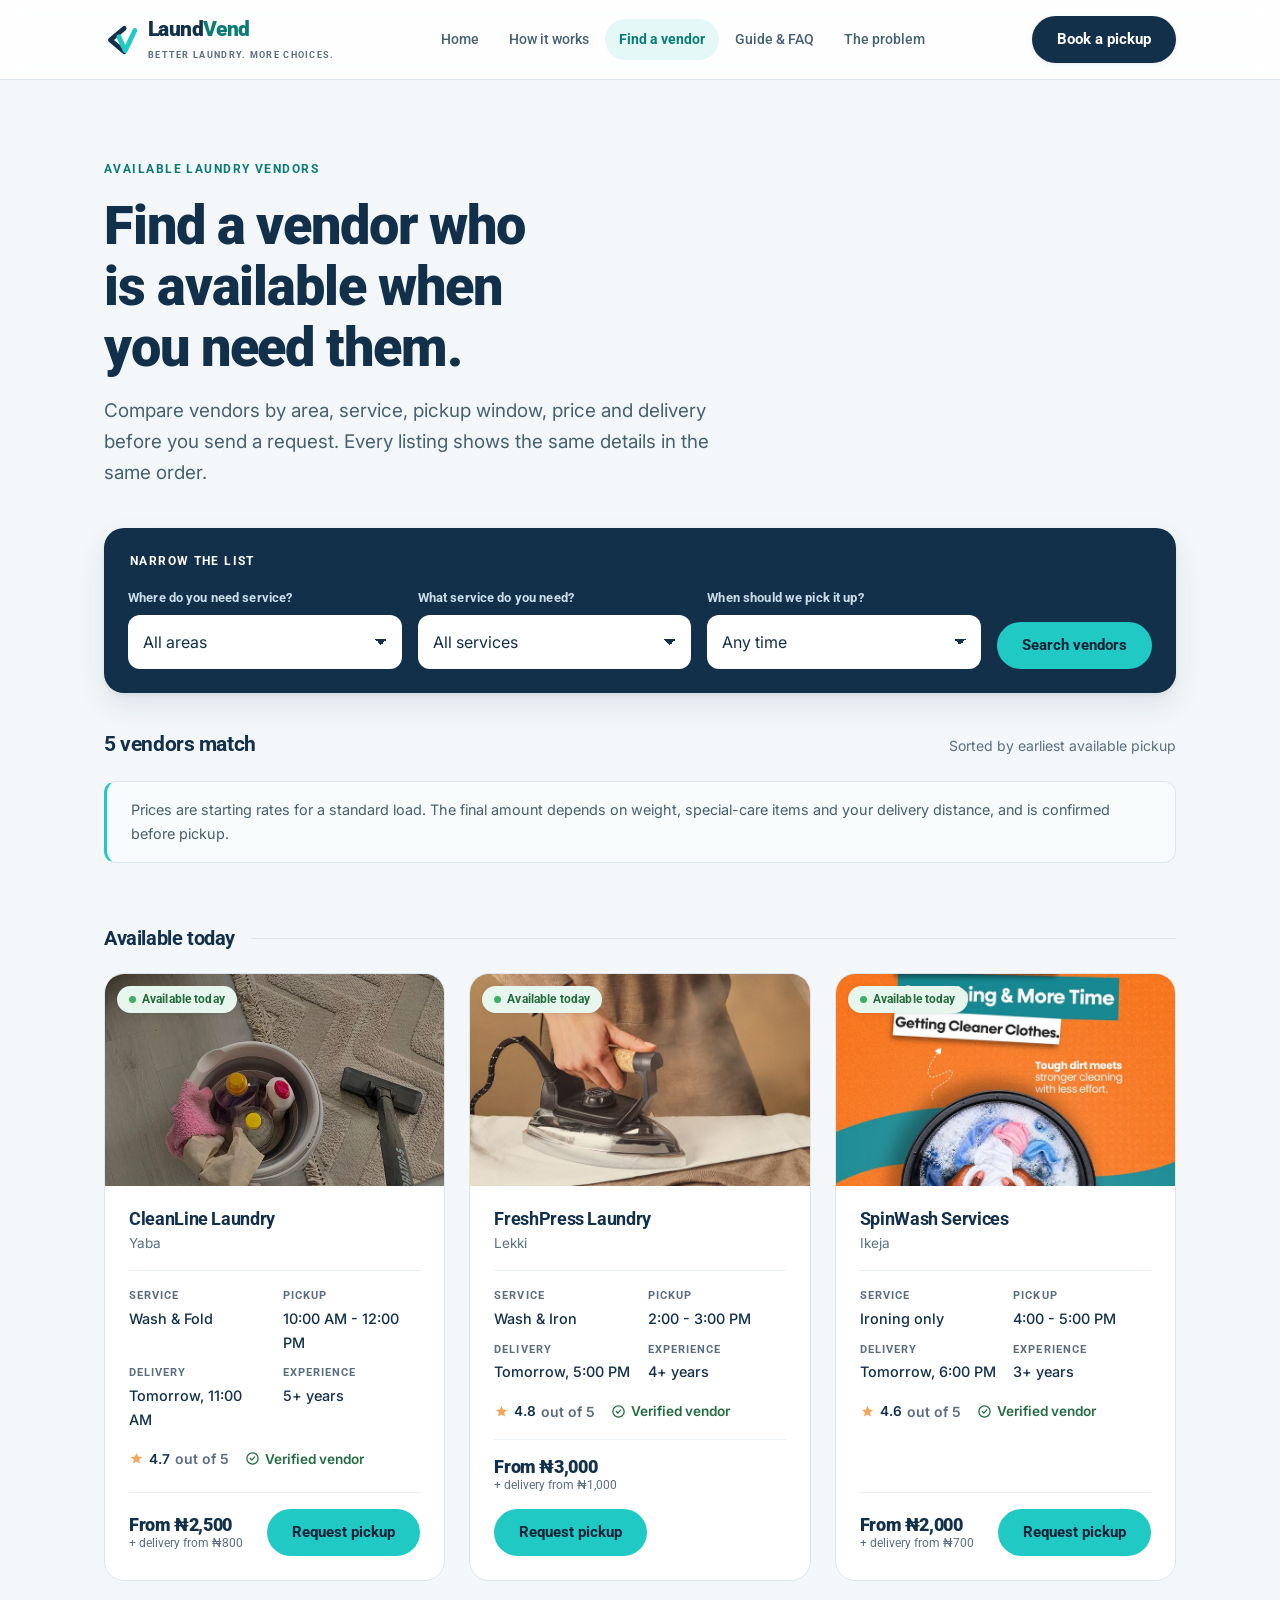
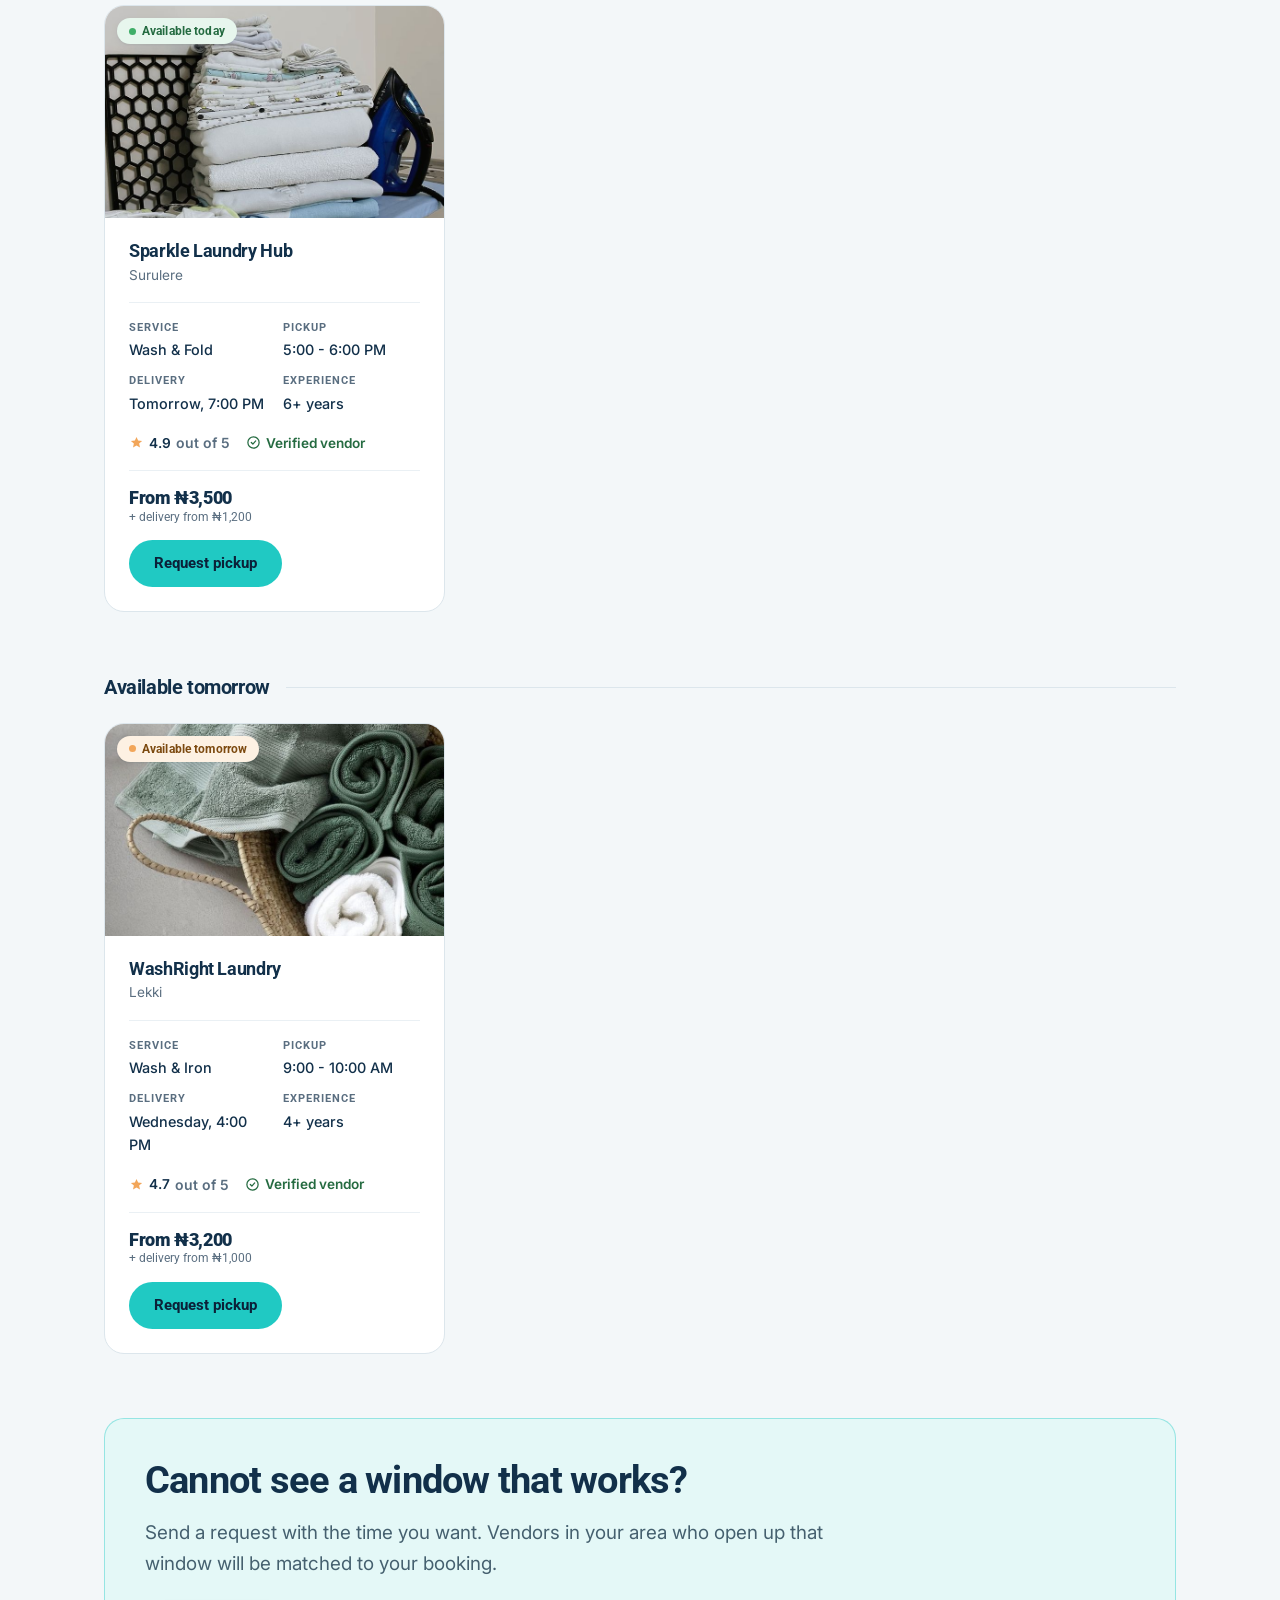
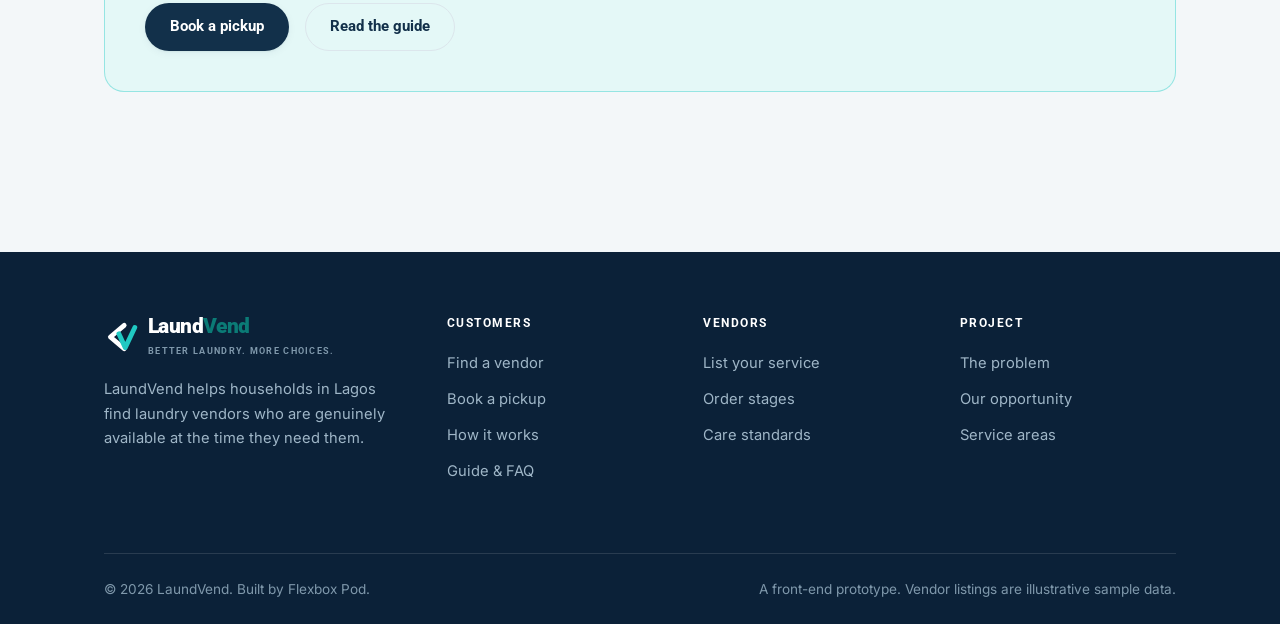
<file: vendors.html>
<!DOCTYPE html>
<html lang="en">
<head>
<meta charset="UTF-8">
<meta name="viewport" content="width=device-width, initial-scale=1">
<meta name="description" content="Compare Lagos laundry vendors by area, service, pickup window, price, delivery fee, rating and verification before you book.">
<meta name="theme-color" content="#12304A">
<meta property="og:type" content="website">
<meta property="og:site_name" content="LaundVend">
<meta property="og:title" content="Find a laundry vendor | LaundVend">
<meta property="og:description" content="Compare Lagos laundry vendors by area, service, pickup window, price, delivery fee, rating and verification before you book.">
<meta property="og:url" content="https://laundvend.vercel.app/vendors.html">
<meta property="og:image" content="https://laundvend.vercel.app/images/Logo.jpeg">
<meta name="twitter:card" content="summary_large_image">
<link rel="canonical" href="https://laundvend.vercel.app/vendors.html">
<title>Find a laundry vendor | LaundVend</title>
<link rel="icon" href="favicon.svg" type="image/svg+xml">
<link rel="preconnect" href="https://fonts.googleapis.com">
<link rel="preconnect" href="https://fonts.gstatic.com" crossorigin>
<link rel="stylesheet" href="https://fonts.googleapis.com/css2?family=Inter:wght@400;500;600&family=Roboto:wght@500;700;900&display=swap">
<link rel="stylesheet" href="css/brand.css">
<link rel="stylesheet" href="css/site.css">
</head>
<body>
<a class="skip-link" href="#main">Skip to main content</a>
<header class="site-header">
  <div class="wrap site-header__inner">
    <a class="brand" href="index.html">
      <svg class="brand__mark" viewBox="0 0 64 64" fill="none" aria-hidden="true" focusable="false">
        <path d="M38 10 12 32l26 22" stroke="currentColor" stroke-width="9" stroke-linecap="round" stroke-linejoin="round"/>
        <path d="m28 26 12 26 18-38" stroke="#20C9C3" stroke-width="9" stroke-linecap="round" stroke-linejoin="round"/>
      </svg>
      <span>
        <span class="brand__name">Laund<span>Vend</span></span>
        <span class="brand__tagline">Better laundry. More choices.</span>
      </span>
    </a>
    <nav class="site-nav" aria-label="Primary">
      <ul class="site-nav__list">
      <li><a href="index.html">Home</a></li>
      <li><a href="how-it-works.html">How it works</a></li>
      <li><a href="vendors.html" aria-current="page">Find a vendor</a></li>
      <li><a href="guide.html">Guide &amp; FAQ</a></li>
      <li><a href="problem-statement.html">The problem</a></li>
      </ul>
    </nav>
    <div class="site-header__cta">
      <a class="btn btn--primary" href="book.html">Book a pickup</a>
    </div>
  </div>
</header>

<main id="main" class="section section--tight">
  <div class="wrap">

    <div class="section-head">
      <p class="eyebrow">Available laundry vendors</p>
      <h1>Find a vendor who is available when you need them.</h1>
      <p class="lead">
        Compare vendors by area, service, pickup window, price and delivery
        before you send a request. Every listing shows the same details in the
        same order.
      </p>
    </div>

    <form class="filters" method="get" action="vendors.html">
      <fieldset>
        <legend class="filters__legend">Narrow the list</legend>

        <div class="filters__row">
          <p class="field">
            <label for="area">Where do you need service?</label>
            <select class="select" id="area" name="area">
              <option value="">All areas</option>
              <option value="lekki">Lekki</option>
              <option value="yaba">Yaba</option>
              <option value="ikeja">Ikeja</option>
              <option value="surulere">Surulere</option>
            </select>
          </p>

          <p class="field">
            <label for="service">What service do you need?</label>
            <select class="select" id="service" name="service">
              <option value="">All services</option>
              <option value="wash-iron">Wash &amp; Iron</option>
              <option value="wash-fold">Wash &amp; Fold</option>
              <option value="ironing">Ironing only</option>
            </select>
          </p>

          <p class="field">
            <label for="pickup">When should we pick it up?</label>
            <select class="select" id="pickup" name="pickup">
              <option value="">Any time</option>
              <option value="morning">Morning (8:00 AM - 12:00 PM)</option>
              <option value="afternoon">Afternoon (12:00 - 4:00 PM)</option>
              <option value="evening">Evening (4:00 - 8:00 PM)</option>
            </select>
          </p>

          <button class="btn btn--accent" type="submit">Search vendors</button>
        </div>
      </fieldset>
    </form>

    <div class="results-bar">
      <h2>5 vendors match</h2>
      <p class="meta">Sorted by earliest available pickup</p>
    </div>

    <p class="note">
      Prices are starting rates for a standard load. The final amount depends on
      weight, special-care items and your delivery distance, and is confirmed
      before pickup.
    </p>

    <div class="group-head">
      <h2>Available today</h2>
    </div>

    <div class="vendor-grid">
        <article class="vendor">
          <img class="vendor__media" src="images/Cleaning.jpeg" alt="Fresh laundry being sorted after a wash" width="736" height="460" loading="lazy" decoding="async">
          <span class="vendor__badge chip chip--today">Available today</span>
          <div class="vendor__body">
            <div class="vendor__top">
              <h3>CleanLine Laundry</h3>
              <p class="vendor__where">Yaba</p>
            </div>

            <dl class="vendor__specs">
              <div><dt>Service</dt><dd>Wash &amp; Fold</dd></div>
              <div><dt>Pickup</dt><dd>10:00 AM - 12:00 PM</dd></div>
              <div><dt>Delivery</dt><dd>Tomorrow, 11:00 AM</dd></div>
              <div><dt>Experience</dt><dd>5+ years</dd></div>
            </dl>

            <p class="trust">
              <span class="trust__rating">
                <svg viewBox="0 0 24 24" fill="currentColor" aria-hidden="true"><path d="m12 3 2.6 5.7 6.4.7-4.8 4.2 1.4 6.4L12 16.8 6.4 20l1.4-6.4L3 9.4l6.4-.7z"/></svg>
                4.7 <span class="meta">out of 5</span>
              </span>
              <span class="trust__verified">
                <svg viewBox="0 0 24 24" fill="none" stroke="currentColor" stroke-width="2" stroke-linecap="round" stroke-linejoin="round" aria-hidden="true"><circle cx="12" cy="12" r="9"/><path d="m8.5 12 2.5 2.5 4.5-5"/></svg>
                Verified vendor
              </span>
            </p>

            <div class="vendor__foot">
              <p class="vendor__price">From &#8358;2,500<small>+ delivery from &#8358;800</small></p>
              <a class="btn btn--accent" href="book.html">Request pickup</a>
            </div>
          </div>
        </article>
        <article class="vendor">
          <img class="vendor__media" src="images/iron.jpeg" alt="A shirt being pressed with a steam iron" width="736" height="460" loading="lazy" decoding="async">
          <span class="vendor__badge chip chip--today">Available today</span>
          <div class="vendor__body">
            <div class="vendor__top">
              <h3>FreshPress Laundry</h3>
              <p class="vendor__where">Lekki</p>
            </div>

            <dl class="vendor__specs">
              <div><dt>Service</dt><dd>Wash &amp; Iron</dd></div>
              <div><dt>Pickup</dt><dd>2:00 - 3:00 PM</dd></div>
              <div><dt>Delivery</dt><dd>Tomorrow, 5:00 PM</dd></div>
              <div><dt>Experience</dt><dd>4+ years</dd></div>
            </dl>

            <p class="trust">
              <span class="trust__rating">
                <svg viewBox="0 0 24 24" fill="currentColor" aria-hidden="true"><path d="m12 3 2.6 5.7 6.4.7-4.8 4.2 1.4 6.4L12 16.8 6.4 20l1.4-6.4L3 9.4l6.4-.7z"/></svg>
                4.8 <span class="meta">out of 5</span>
              </span>
              <span class="trust__verified">
                <svg viewBox="0 0 24 24" fill="none" stroke="currentColor" stroke-width="2" stroke-linecap="round" stroke-linejoin="round" aria-hidden="true"><circle cx="12" cy="12" r="9"/><path d="m8.5 12 2.5 2.5 4.5-5"/></svg>
                Verified vendor
              </span>
            </p>

            <div class="vendor__foot">
              <p class="vendor__price">From &#8358;3,000<small>+ delivery from &#8358;1,000</small></p>
              <a class="btn btn--accent" href="book.html">Request pickup</a>
            </div>
          </div>
        </article>
        <article class="vendor">
          <img class="vendor__media" src="images/washing.jpeg" alt="A washing machine mid-cycle" width="736" height="460" loading="lazy" decoding="async">
          <span class="vendor__badge chip chip--today">Available today</span>
          <div class="vendor__body">
            <div class="vendor__top">
              <h3>SpinWash Services</h3>
              <p class="vendor__where">Ikeja</p>
            </div>

            <dl class="vendor__specs">
              <div><dt>Service</dt><dd>Ironing only</dd></div>
              <div><dt>Pickup</dt><dd>4:00 - 5:00 PM</dd></div>
              <div><dt>Delivery</dt><dd>Tomorrow, 6:00 PM</dd></div>
              <div><dt>Experience</dt><dd>3+ years</dd></div>
            </dl>

            <p class="trust">
              <span class="trust__rating">
                <svg viewBox="0 0 24 24" fill="currentColor" aria-hidden="true"><path d="m12 3 2.6 5.7 6.4.7-4.8 4.2 1.4 6.4L12 16.8 6.4 20l1.4-6.4L3 9.4l6.4-.7z"/></svg>
                4.6 <span class="meta">out of 5</span>
              </span>
              <span class="trust__verified">
                <svg viewBox="0 0 24 24" fill="none" stroke="currentColor" stroke-width="2" stroke-linecap="round" stroke-linejoin="round" aria-hidden="true"><circle cx="12" cy="12" r="9"/><path d="m8.5 12 2.5 2.5 4.5-5"/></svg>
                Verified vendor
              </span>
            </p>

            <div class="vendor__foot">
              <p class="vendor__price">From &#8358;2,000<small>+ delivery from &#8358;700</small></p>
              <a class="btn btn--accent" href="book.html">Request pickup</a>
            </div>
          </div>
        </article>
        <article class="vendor">
          <img class="vendor__media" src="images/fold.jpeg" alt="Clean clothes folded into a neat stack" width="736" height="460" loading="lazy" decoding="async">
          <span class="vendor__badge chip chip--today">Available today</span>
          <div class="vendor__body">
            <div class="vendor__top">
              <h3>Sparkle Laundry Hub</h3>
              <p class="vendor__where">Surulere</p>
            </div>

            <dl class="vendor__specs">
              <div><dt>Service</dt><dd>Wash &amp; Fold</dd></div>
              <div><dt>Pickup</dt><dd>5:00 - 6:00 PM</dd></div>
              <div><dt>Delivery</dt><dd>Tomorrow, 7:00 PM</dd></div>
              <div><dt>Experience</dt><dd>6+ years</dd></div>
            </dl>

            <p class="trust">
              <span class="trust__rating">
                <svg viewBox="0 0 24 24" fill="currentColor" aria-hidden="true"><path d="m12 3 2.6 5.7 6.4.7-4.8 4.2 1.4 6.4L12 16.8 6.4 20l1.4-6.4L3 9.4l6.4-.7z"/></svg>
                4.9 <span class="meta">out of 5</span>
              </span>
              <span class="trust__verified">
                <svg viewBox="0 0 24 24" fill="none" stroke="currentColor" stroke-width="2" stroke-linecap="round" stroke-linejoin="round" aria-hidden="true"><circle cx="12" cy="12" r="9"/><path d="m8.5 12 2.5 2.5 4.5-5"/></svg>
                Verified vendor
              </span>
            </p>

            <div class="vendor__foot">
              <p class="vendor__price">From &#8358;3,500<small>+ delivery from &#8358;1,200</small></p>
              <a class="btn btn--accent" href="book.html">Request pickup</a>
            </div>
          </div>
        </article>
    </div>

    <div class="group-head">
      <h2>Available tomorrow</h2>
    </div>

    <div class="vendor-grid">
        <article class="vendor">
          <img class="vendor__media" src="images/right.jpeg" alt="Laundered garments hanging on a rail" width="736" height="460" loading="lazy" decoding="async">
          <span class="vendor__badge chip chip--tomorrow">Available tomorrow</span>
          <div class="vendor__body">
            <div class="vendor__top">
              <h3>WashRight Laundry</h3>
              <p class="vendor__where">Lekki</p>
            </div>

            <dl class="vendor__specs">
              <div><dt>Service</dt><dd>Wash &amp; Iron</dd></div>
              <div><dt>Pickup</dt><dd>9:00 - 10:00 AM</dd></div>
              <div><dt>Delivery</dt><dd>Wednesday, 4:00 PM</dd></div>
              <div><dt>Experience</dt><dd>4+ years</dd></div>
            </dl>

            <p class="trust">
              <span class="trust__rating">
                <svg viewBox="0 0 24 24" fill="currentColor" aria-hidden="true"><path d="m12 3 2.6 5.7 6.4.7-4.8 4.2 1.4 6.4L12 16.8 6.4 20l1.4-6.4L3 9.4l6.4-.7z"/></svg>
                4.7 <span class="meta">out of 5</span>
              </span>
              <span class="trust__verified">
                <svg viewBox="0 0 24 24" fill="none" stroke="currentColor" stroke-width="2" stroke-linecap="round" stroke-linejoin="round" aria-hidden="true"><circle cx="12" cy="12" r="9"/><path d="m8.5 12 2.5 2.5 4.5-5"/></svg>
                Verified vendor
              </span>
            </p>

            <div class="vendor__foot">
              <p class="vendor__price">From &#8358;3,200<small>+ delivery from &#8358;1,000</small></p>
              <a class="btn btn--accent" href="book.html">Request pickup</a>
            </div>
          </div>
        </article>
    </div>

    <div class="panel panel--accent mt-5">
      <h2>Cannot see a window that works?</h2>
      <p class="lead mt-2">
        Send a request with the time you want. Vendors in your area who open up
        that window will be matched to your booking.
      </p>
      <div class="btn-row mt-3">
        <a class="btn btn--primary" href="book.html">Book a pickup</a>
        <a class="btn btn--ghost" href="guide.html">Read the guide</a>
      </div>
    </div>

  </div>
</main>
<footer class="site-footer">
  <div class="wrap">
    <div class="site-footer__grid">
      <div>
        <a class="brand" href="index.html">
          <svg class="brand__mark" viewBox="0 0 64 64" fill="none" aria-hidden="true" focusable="false">
            <path d="M38 10 12 32l26 22" stroke="currentColor" stroke-width="9" stroke-linecap="round" stroke-linejoin="round"/>
            <path d="m28 26 12 26 18-38" stroke="#20C9C3" stroke-width="9" stroke-linecap="round" stroke-linejoin="round"/>
          </svg>
          <span>
            <span class="brand__name">Laund<span>Vend</span></span>
            <span class="brand__tagline">Better laundry. More choices.</span>
          </span>
        </a>
        <p class="site-footer__about">
          LaundVend helps households in Lagos find laundry vendors who are
          genuinely available at the time they need them.
        </p>
      </div>

      <div>
        <h2>Customers</h2>
        <ul>
          <li><a href="vendors.html">Find a vendor</a></li>
          <li><a href="book.html">Book a pickup</a></li>
          <li><a href="how-it-works.html">How it works</a></li>
          <li><a href="guide.html">Guide &amp; FAQ</a></li>
        </ul>
      </div>

      <div>
        <h2>Vendors</h2>
        <ul>
          <li><a href="how-it-works.html#for-vendors">List your service</a></li>
          <li><a href="how-it-works.html#tracking">Order stages</a></li>
          <li><a href="guide.html#care">Care standards</a></li>
        </ul>
      </div>

      <div>
        <h2>Project</h2>
        <ul>
          <li><a href="problem-statement.html">The problem</a></li>
          <li><a href="problem-statement.html#opportunity">Our opportunity</a></li>
          <li><a href="index.html#coverage">Service areas</a></li>
        </ul>
      </div>
    </div>

    <div class="site-footer__bar">
      <p>&copy; 2026 LaundVend. Built by Flexbox Pod.</p>
      <p>A front-end prototype. Vendor listings are illustrative sample data.</p>
    </div>
  </div>
</footer>
</body>
</html>
</file>
<file: css/brand.css>
/* ==========================================================================
   LaundVend — Brand sheet
   Design tokens, reset and base elements. No component or page rules here.
   ========================================================================== */

/* --------------------------------------------------------------------------
   1. Tokens
   -------------------------------------------------------------------------- */

:root {
  /* Brand palette (from the LaundVend logo) */
  --brand:        #12304A;  /* filled surfaces only — always pairs with #fff */
  --brand-strong: #0B2138;

  --accent:       #20C9C3;  /* fills, borders, large shapes only */
  --accent-ink:   #0B7B76;  /* accent used as TEXT — passes AA on light */
  --accent-soft:  #E4F8F7;

  --verified:     #3FAE68;
  --verified-ink: #256B41;
  --verified-soft:#E7F6ED;

  --highlight:    #F2A65A;  /* pickup / time emphasis */
  --highlight-ink:#7C4A10;
  --highlight-soft:#FDF1E3;

  /* Neutrals — surfaces and text */
  --bg:        #F3F7F9;
  --surface:   #FFFFFF;
  --surface-2: #F8FBFC;
  --ink:       #12304A;  /* headings          — 13.2:1 on --surface */
  --ink-body:  #45606F;  /* body copy         —  6.7:1 on --surface */
  --ink-muted: #5A6E80;  /* meta, captions    —  5.3:1 on --surface */
  --line:      #DCE6EC;
  --line-soft: #EAF0F4;

  /* Type — two faces, no more */
  --display: "Roboto", "Segoe UI", system-ui, -apple-system, sans-serif;
  --body:    "Inter", "Segoe UI", system-ui, -apple-system, sans-serif;

  /* Spacing scale — use only these */
  --s1: 8px;
  --s2: 16px;
  --s3: 24px;
  --s4: 40px;
  --s5: 64px;
  --s6: 96px;

  /* Radii */
  --radius-sm:  8px;
  --radius:     12px;
  --radius-lg:  20px;
  --radius-pill: 999px;

  /* Elevation */
  --shadow-1: 0 1px 2px rgba(18, 48, 74, .06), 0 2px 8px rgba(18, 48, 74, .05);
  --shadow-2: 0 2px 4px rgba(18, 48, 74, .06), 0 12px 28px rgba(18, 48, 74, .10);
  --shadow-3: 0 24px 60px rgba(18, 48, 74, .16);

  /* Layout */
  --wrap: 1120px;
  --gutter: var(--s3);

  --focus: 0 0 0 3px var(--surface), 0 0 0 6px var(--accent-ink);

  color-scheme: light dark;
}

/* Dark colour scheme — only the tokens change, never the rules below. */
@media (prefers-color-scheme: dark) {
  :root {
    --bg:        #0B1A28;
    --surface:   #122536;
    --surface-2: #162B3E;
    --ink:       #EAF3F8;
    --ink-body:  #B4C7D4;
    --ink-muted: #8CA3B4;
    --line:      #22394D;
    --line-soft: #1B3042;

    --brand:        #1D4468;  /* lifted so it separates from the dark page */
    --brand-strong: #27577F;

    --accent-ink:   #6FE0DB;
    --accent-soft:  #10333C;
    --verified-ink: #7BD79B;
    --verified-soft:#123024;
    --highlight-ink:#F0B77A;
    --highlight-soft:#33240F;

    --shadow-1: 0 1px 2px rgba(0, 0, 0, .30);
    --shadow-2: 0 12px 28px rgba(0, 0, 0, .38);
    --shadow-3: 0 24px 60px rgba(0, 0, 0, .48);

    --focus: 0 0 0 3px var(--surface), 0 0 0 6px var(--accent-ink);
  }
}

/* --------------------------------------------------------------------------
   2. Reset
   -------------------------------------------------------------------------- */

*,
*::before,
*::after {
  box-sizing: border-box;
}

* {
  margin: 0;
}

html {
  -webkit-text-size-adjust: 100%;
  scroll-behavior: smooth;
  scroll-padding-top: 96px;
}

body {
  background: var(--bg);
  color: var(--ink-body);
  font-family: var(--body);
  font-size: 1rem;
  line-height: 1.65;
  min-height: 100vh;
  -webkit-font-smoothing: antialiased;
  text-rendering: optimizeLegibility;
}

img,
svg {
  display: block;
  max-width: 100%;
}

img {
  height: auto;
}

input,
select,
textarea,
button {
  font: inherit;
  color: inherit;
}

/* Honour a reduced-motion preference everywhere. */
@media (prefers-reduced-motion: reduce) {
  html {
    scroll-behavior: auto;
  }

  *,
  *::before,
  *::after {
    animation-duration: .01ms !important;
    animation-iteration-count: 1 !important;
    transition-duration: .01ms !important;
  }
}

/* --------------------------------------------------------------------------
   3. Base elements
   -------------------------------------------------------------------------- */

h1,
h2,
h3,
h4 {
  color: var(--ink);
  font-family: var(--display);
  font-weight: 700;
  line-height: 1.12;
  letter-spacing: -.02em;
  text-wrap: balance;
}

h1 {
  font-size: clamp(2.1rem, 1.4rem + 3vw, 3.4rem);
  font-weight: 900;
}

h2 {
  font-size: clamp(1.6rem, 1.2rem + 1.8vw, 2.35rem);
}

h3 {
  font-size: 1.15rem;
}

h4 {
  font-size: 1rem;
}

p {
  text-wrap: pretty;
}

a {
  color: var(--accent-ink);
  text-decoration-thickness: 1px;
  text-underline-offset: 3px;
}

a:hover {
  color: var(--ink);
}

ul,
ol {
  padding-left: 1.15em;
}

strong {
  color: var(--ink);
  font-weight: 600;
}

hr {
  background: var(--line);
  border: 0;
  height: 1px;
  margin: var(--s4) 0;
}

/* One visible focus treatment for the whole site. */
:focus-visible {
  border-radius: var(--radius-sm);
  box-shadow: var(--focus);
  outline: none;
}

::selection {
  background: var(--accent);
  color: #0B2138;
}

/* --------------------------------------------------------------------------
   4. Layout primitives
   -------------------------------------------------------------------------- */

.wrap {
  margin-inline: auto;
  max-width: var(--wrap);
  padding-inline: var(--gutter);
  width: 100%;
}

.wrap--narrow {
  max-width: 760px;
}

.section {
  padding-block: clamp(var(--s5), 7vw, var(--s6));
}

.section--tight {
  padding-block: clamp(var(--s4), 5vw, var(--s5));
}

.section--surface {
  background: var(--surface);
}

/* Visually hidden, still read by screen readers. */
.sr-only {
  clip: rect(0 0 0 0);
  clip-path: inset(50%);
  height: 1px;
  overflow: hidden;
  position: absolute;
  white-space: nowrap;
  width: 1px;
}

/* Keyboard-only shortcut past the header. */
.skip-link {
  background: var(--brand);
  border-radius: 0 0 var(--radius) 0;
  color: #fff;
  font-weight: 600;
  left: 0;
  padding: var(--s2) var(--s3);
  position: absolute;
  top: 0;
  transform: translateY(-120%);
  z-index: 100;
}

.skip-link:focus {
  color: #fff;
  transform: translateY(0);
}

/* --------------------------------------------------------------------------
   5. Primitives — eyebrow, lead, buttons, chips
   -------------------------------------------------------------------------- */

.eyebrow {
  color: var(--accent-ink);
  font-family: var(--display);
  font-size: .75rem;
  font-weight: 700;
  letter-spacing: .12em;
  margin-bottom: var(--s2);
  text-transform: uppercase;
}

.lead {
  color: var(--ink-body);
  font-size: clamp(1.02rem, .98rem + .35vw, 1.18rem);
  max-width: 62ch;
}

.meta {
  color: var(--ink-muted);
  font-size: .875rem;
}

.btn {
  align-items: center;
  border: 1px solid transparent;
  border-radius: var(--radius-pill);
  cursor: pointer;
  display: inline-flex;
  font-family: var(--display);
  font-size: .95rem;
  font-weight: 700;
  gap: var(--s1);
  justify-content: center;
  line-height: 1;
  padding: 15px var(--s3);
  text-align: center;
  text-decoration: none;
  transition: background-color .18s ease, border-color .18s ease,
              color .18s ease, transform .18s ease, box-shadow .18s ease;
}

.btn:active {
  transform: translateY(1px);
}

.btn--primary {
  background: var(--brand);
  box-shadow: var(--shadow-1);
  color: #fff;
}

.btn--primary:hover {
  background: var(--brand-strong);
  box-shadow: var(--shadow-2);
  color: #fff;
}

.btn--accent {
  background: var(--accent);
  color: #0B2138;
}

.btn--accent:hover {
  background: #16B4AE;
  color: #0B2138;
}

.btn--ghost {
  background: transparent;
  border-color: var(--line);
  color: var(--ink);
}

.btn--ghost:hover {
  background: var(--surface);
  border-color: var(--ink-muted);
  color: var(--ink);
}

.btn-row {
  display: flex;
  flex-wrap: wrap;
  gap: var(--s2);
}

/* Status chips — the site's core signal (availability, trust, price). */
.chip {
  align-items: center;
  border-radius: var(--radius-pill);
  display: inline-flex;
  font-family: var(--display);
  font-size: .78rem;
  font-weight: 700;
  gap: 6px;
  letter-spacing: .01em;
  line-height: 1;
  padding: 7px 12px;
  white-space: nowrap;
}

.chip::before {
  border-radius: 50%;
  content: "";
  height: 7px;
  width: 7px;
}

.chip--today {
  background: var(--verified-soft);
  color: var(--verified-ink);
}

.chip--today::before {
  background: var(--verified);
}

.chip--tomorrow {
  background: var(--highlight-soft);
  color: var(--highlight-ink);
}

.chip--tomorrow::before {
  background: var(--highlight);
}

/* --------------------------------------------------------------------------
   6. Form controls
   -------------------------------------------------------------------------- */

.field {
  display: flex;
  flex-direction: column;
  gap: 6px;
}

.field > label,
.legend {
  color: var(--ink);
  font-family: var(--display);
  font-size: .82rem;
  font-weight: 700;
  letter-spacing: .01em;
}

.hint {
  color: var(--ink-muted);
  font-weight: 400;
}

.input,
.select,
.textarea {
  background: var(--surface);
  border: 1px solid var(--line);
  border-radius: var(--radius);
  color: var(--ink);
  padding: 13px 14px;
  transition: border-color .16s ease, box-shadow .16s ease;
  width: 100%;
}

.input::placeholder,
.textarea::placeholder {
  color: var(--ink-muted);
}

.input:hover,
.select:hover,
.textarea:hover {
  border-color: var(--ink-muted);
}

.input:focus,
.select:focus,
.textarea:focus {
  border-color: var(--accent-ink);
  box-shadow: 0 0 0 3px var(--accent-soft);
  outline: none;
}

.textarea {
  min-height: 120px;
  resize: vertical;
}

/* Native arrow removed so the control matches across browsers. */
.select {
  appearance: none;
  background-image:
    linear-gradient(45deg, transparent 50%, currentColor 50%),
    linear-gradient(135deg, currentColor 50%, transparent 50%);
  background-position: right 20px center, right 14px center;
  background-repeat: no-repeat;
  background-size: 6px 6px, 6px 6px;
  cursor: pointer;
  padding-right: 40px;
}

fieldset {
  border: 0;
  margin: 0;
  padding: 0;
}

/* --------------------------------------------------------------------------
   7. Spacing utilities
   Small, named steps from the scale so no page needs an inline style.
   -------------------------------------------------------------------------- */

.mt-2 { margin-top: var(--s2); }
.mt-3 { margin-top: var(--s3); }
.mt-5 { margin-top: var(--s5); }
.mb-5 { margin-bottom: var(--s5); }
.center-block { margin-inline: auto; }
</file>
<file: css/site.css>
/* ==========================================================================
   LaundVend — Site sheet
   Header, footer and the components each page is built from.
   Requires brand.css to be loaded first.
   ========================================================================== */

/* --------------------------------------------------------------------------
   1. Header + navigation
   -------------------------------------------------------------------------- */

.site-header {
  background: var(--surface);
  background: color-mix(in srgb, var(--surface) 88%, transparent);
  backdrop-filter: blur(10px);
  border-bottom: 1px solid var(--line);
  position: sticky;
  top: 0;
  z-index: 50;
}

.site-header__inner {
  align-items: center;
  display: flex;
  flex-wrap: wrap;
  gap: var(--s2) var(--s3);
  justify-content: space-between;
  min-height: 72px;
  padding-block: var(--s2);
}

.brand {
  align-items: center;
  color: var(--ink);
  display: inline-flex;
  flex-shrink: 0;
  gap: 10px;
  text-decoration: none;
}

.brand__mark {
  height: 34px;
  width: 34px;
}

.brand__name {
  font-family: var(--display);
  font-size: 1.3rem;
  font-weight: 900;
  letter-spacing: -.03em;
  line-height: 1;
}

.brand__name span {
  color: var(--accent-ink);
}

.brand__tagline {
  color: var(--ink-muted);
  display: block;
  font-family: var(--display);
  font-size: .58rem;
  font-weight: 700;
  letter-spacing: .14em;
  margin-top: 3px;
  text-transform: uppercase;
}

.site-nav {
  flex: 1 1 auto;
}

.site-nav__list {
  display: flex;
  flex-wrap: wrap;
  gap: 2px;
  justify-content: center;
  list-style: none;
  margin: 0;
  padding: 0;
}

.site-nav__list a {
  border-radius: var(--radius-pill);
  color: var(--ink-body);
  display: block;
  font-family: var(--display);
  font-size: .9rem;
  font-weight: 500;
  padding: 9px 14px;
  text-decoration: none;
  transition: background-color .16s ease, color .16s ease;
  white-space: nowrap;
}

.site-nav__list a:hover {
  background: var(--surface-2);
  color: var(--ink);
}

.site-nav__list a[aria-current="page"] {
  background: var(--accent-soft);
  color: var(--accent-ink);
  font-weight: 700;
}

.site-header__cta {
  flex-shrink: 0;
}

/* Narrow screens: the nav becomes a full-width scrollable row rather than a
   menu that needs scripting to open. */
@media (max-width: 1040px) {
  .site-header__inner {
    justify-content: space-between;
    padding-block: 12px;
  }

  .site-nav {
    flex: 1 0 100%;
    margin-inline: calc(var(--gutter) * -1);
    order: 3;
    overflow-x: auto;
    padding-inline: var(--gutter);
    scrollbar-width: none;
  }

  .site-nav::-webkit-scrollbar {
    display: none;
  }

  .site-nav__list {
    flex-wrap: nowrap;
    justify-content: flex-start;
  }

  .site-header__cta .btn {
    padding: 12px 18px;
  }
}

@media (max-width: 400px) {
  .brand__tagline {
    display: none;
  }
}

/* --------------------------------------------------------------------------
   2. Hero
   -------------------------------------------------------------------------- */

.hero {
  background:
    radial-gradient(1100px 460px at 12% -8%, var(--accent-soft), transparent 62%),
    var(--bg);
  border-bottom: 1px solid var(--line-soft);
  overflow: hidden;
  padding-block: clamp(var(--s5), 6vw, var(--s6));
}

.hero__grid {
  align-items: center;
  display: grid;
  gap: clamp(var(--s4), 5vw, var(--s5));
  grid-template-columns: 1.05fr .95fr;
}

.hero h1 span {
  color: var(--accent-ink);
}

.hero .lead {
  margin-top: var(--s3);
}

.hero .btn-row {
  margin-top: var(--s4);
}

.hero__proof {
  border-top: 1px solid var(--line);
  display: flex;
  flex-wrap: wrap;
  gap: var(--s2) var(--s4);
  list-style: none;
  margin: var(--s4) 0 0;
  padding: var(--s3) 0 0;
}

.hero__proof li {
  color: var(--ink-body);
  font-size: .9rem;
}

.hero__proof strong {
  display: block;
  font-family: var(--display);
  font-size: 1.45rem;
  font-weight: 900;
  letter-spacing: -.02em;
  line-height: 1.1;
}

@media (max-width: 900px) {
  .hero__grid {
    grid-template-columns: 1fr;
  }
}

/* --------------------------------------------------------------------------
   3. Match card — the static illustration of an availability search
   -------------------------------------------------------------------------- */

.match {
  background: var(--surface);
  border: 1px solid var(--line);
  border-radius: var(--radius-lg);
  box-shadow: var(--shadow-3);
  overflow: hidden;
}

.match__head {
  align-items: center;
  background: var(--brand);
  color: #fff;
  display: flex;
  flex-wrap: wrap;
  gap: var(--s1);
  justify-content: space-between;
  padding: 14px var(--s3);
}

.match__head span:first-child {
  font-family: var(--display);
  font-size: .72rem;
  font-weight: 700;
  letter-spacing: .12em;
  text-transform: uppercase;
}

.match__status {
  align-items: center;
  background: rgba(63, 174, 104, .18);
  border-radius: var(--radius-pill);
  color: #9BE7B8;
  display: inline-flex;
  font-size: .72rem;
  font-weight: 700;
  gap: 6px;
  letter-spacing: .06em;
  padding: 5px 11px;
  text-transform: uppercase;
}

.match__status::before {
  background: #6EDC96;
  border-radius: 50%;
  content: "";
  height: 6px;
  width: 6px;
}

.match__fields {
  display: grid;
  gap: 1px;
  grid-template-columns: 1fr 1fr;
  background: var(--line-soft);
}

.match__field {
  background: var(--surface);
  padding: var(--s3);
}

.match__field small {
  color: var(--ink-muted);
  display: block;
  font-family: var(--display);
  font-size: .66rem;
  font-weight: 700;
  letter-spacing: .12em;
  margin-bottom: 6px;
  text-transform: uppercase;
}

.match__field strong {
  color: var(--ink);
  font-family: var(--display);
  font-size: 1.02rem;
  font-weight: 700;
  letter-spacing: -.01em;
}

.match__result {
  align-items: center;
  background: var(--surface-2);
  border-top: 1px solid var(--line);
  display: flex;
  gap: var(--s2);
  padding: var(--s3);
}

.match__avatar {
  border-radius: 50%;
  flex-shrink: 0;
  height: 46px;
  object-fit: cover;
  width: 46px;
}

.match__result div {
  min-width: 0;
}

.match__result strong {
  display: block;
  font-family: var(--display);
}

.match__price {
  color: var(--ink);
  font-family: var(--display);
  font-weight: 900;
  margin-left: auto;
  text-align: right;
  white-space: nowrap;
}

.match__price small {
  color: var(--ink-muted);
  display: block;
  font-weight: 400;
}

@media (max-width: 460px) {
  .match__fields {
    grid-template-columns: 1fr;
  }
}

/* --------------------------------------------------------------------------
   4. Section headings
   -------------------------------------------------------------------------- */

.section-head {
  margin-bottom: var(--s4);
  max-width: 62ch;
}

.section-head p {
  margin-top: var(--s2);
}


.section-head--split {
  align-items: end;
  display: grid;
  gap: var(--s3);
  grid-template-columns: 1.2fr 1fr;
  max-width: none;
}

@media (max-width: 760px) {
  .section-head--split {
    grid-template-columns: 1fr;
  }
}

/* --------------------------------------------------------------------------
   5. Card grids
   -------------------------------------------------------------------------- */

.grid {
  display: grid;
  gap: var(--s3);
}

.grid--2 { grid-template-columns: repeat(2, 1fr); }
.grid--3 { grid-template-columns: repeat(3, 1fr); }
.grid--4 { grid-template-columns: repeat(4, 1fr); }

@media (max-width: 980px) {
  .grid--4 { grid-template-columns: repeat(2, 1fr); }
  .grid--3 { grid-template-columns: repeat(2, 1fr); }
}

@media (max-width: 640px) {
  .grid--2,
  .grid--3,
  .grid--4 { grid-template-columns: 1fr; }
}

.card {
  background: var(--surface);
  border: 1px solid var(--line);
  border-radius: var(--radius-lg);
  height: 100%;
  padding: var(--s3);
  transition: border-color .18s ease, box-shadow .18s ease, transform .18s ease;
}

.card:hover {
  border-color: var(--accent);
  border-color: color-mix(in srgb, var(--accent) 55%, var(--line));
  box-shadow: var(--shadow-2);
  transform: translateY(-3px);
}

.card :is(h2, h3) {
  font-size: 1.15rem;
  margin-bottom: var(--s1);
}

.card p {
  color: var(--ink-body);
  font-size: .94rem;
}

.card__icon {
  align-items: center;
  background: var(--accent-soft);
  border-radius: var(--radius);
  color: var(--accent-ink);
  display: flex;
  height: 44px;
  justify-content: center;
  margin-bottom: var(--s2);
  width: 44px;
}

.card__icon svg {
  height: 22px;
  width: 22px;
}

/* Numbered step card */
.step {
  background: var(--surface);
  border: 1px solid var(--line);
  border-radius: var(--radius-lg);
  height: 100%;
  padding: var(--s3);
  position: relative;
}

.step__n {
  align-items: center;
  background: var(--brand);
  border-radius: 50%;
  color: #fff;
  display: flex;
  font-family: var(--display);
  font-size: 1rem;
  font-weight: 900;
  height: 40px;
  justify-content: center;
  margin-bottom: var(--s2);
  width: 40px;
}

.step :is(h2, h3) {
  font-size: 1.15rem;
  margin-bottom: 6px;
}

.step p {
  color: var(--ink-body);
  font-size: .94rem;
}

/* --------------------------------------------------------------------------
   6. Vendor cards
   -------------------------------------------------------------------------- */

.vendor-grid {
  display: grid;
  gap: var(--s3);
  grid-template-columns: repeat(auto-fill, minmax(300px, 1fr));
}

.vendor {
  background: var(--surface);
  position: relative;
  border: 1px solid var(--line);
  border-radius: var(--radius-lg);
  display: flex;
  flex-direction: column;
  overflow: hidden;
  transition: border-color .18s ease, box-shadow .18s ease, transform .18s ease;
}

.vendor:hover {
  border-color: var(--accent);
  border-color: color-mix(in srgb, var(--accent) 55%, var(--line));
  box-shadow: var(--shadow-2);
  transform: translateY(-3px);
}

.vendor__media {
  aspect-ratio: 16 / 10;
  background: var(--surface-2);
  object-fit: cover;
  width: 100%;
}

.vendor__body {
  display: flex;
  flex: 1;
  flex-direction: column;
  gap: var(--s2);
  padding: var(--s3);
}

/* Availability sits on the photo so the vendor name gets the full width. */
.vendor__badge {
  box-shadow: var(--shadow-1);
  left: 12px;
  position: absolute;
  top: 12px;
}

.vendor__top h3 {
  font-size: 1.1rem;
}

.vendor__where {
  color: var(--ink-muted);
  font-size: .85rem;
  margin-top: 2px;
}

.vendor__specs {
  border-top: 1px solid var(--line-soft);
  display: grid;
  gap: 10px var(--s2);
  grid-template-columns: 1fr 1fr;
  margin: 0;
  padding-top: var(--s2);
}

.vendor__specs dt {
  color: var(--ink-muted);
  font-family: var(--display);
  font-size: .66rem;
  font-weight: 700;
  letter-spacing: .1em;
  text-transform: uppercase;
}

.vendor__specs dd {
  color: var(--ink);
  font-size: .9rem;
  font-weight: 500;
  margin: 2px 0 0;
}

.vendor__foot {
  align-items: center;
  border-top: 1px solid var(--line-soft);
  display: flex;
  flex-wrap: wrap;
  gap: var(--s2);
  justify-content: space-between;
  margin-top: auto;
  padding-top: var(--s2);
}

.vendor__price {
  color: var(--ink);
  font-family: var(--display);
  font-size: 1.15rem;
  font-weight: 900;
  letter-spacing: -.02em;
  line-height: 1.2;
}

.vendor__price small {
  color: var(--ink-muted);
  display: block;
  font-size: .76rem;
  font-weight: 400;
  letter-spacing: 0;
}

/* Trust line: rating + verification */
.trust {
  align-items: center;
  display: flex;
  flex-wrap: wrap;
  gap: 6px var(--s2);
  font-size: .85rem;
}

.trust__rating {
  align-items: center;
  color: var(--ink);
  display: inline-flex;
  font-weight: 600;
  gap: 5px;
}

.trust__rating svg {
  color: var(--highlight);
  height: 15px;
  width: 15px;
}

.trust__verified {
  align-items: center;
  color: var(--verified-ink);
  display: inline-flex;
  font-weight: 600;
  gap: 5px;
}

.trust__verified svg {
  height: 15px;
  width: 15px;
}

/* --------------------------------------------------------------------------
   7. Availability filter panel
   -------------------------------------------------------------------------- */

.filters {
  background: var(--brand);
  border-radius: var(--radius-lg);
  box-shadow: var(--shadow-2);
  padding: var(--s3);
}

.filters__legend {
  color: #fff;
  font-family: var(--display);
  font-size: .72rem;
  font-weight: 700;
  letter-spacing: .12em;
  margin-bottom: var(--s2);
  text-transform: uppercase;
}

.filters__row {
  display: grid;
  gap: var(--s2);
  grid-template-columns: repeat(3, 1fr) auto;
  align-items: end;
}

.filters .field > label {
  color: #C9DDEA;
}

.filters .select {
  background-color: var(--surface);
  border-color: transparent;
}

@media (max-width: 860px) {
  .filters__row {
    grid-template-columns: 1fr 1fr;
  }

  .filters__row .btn {
    grid-column: 1 / -1;
  }
}

@media (max-width: 520px) {
  .filters__row {
    grid-template-columns: 1fr;
  }
}

.results-bar {
  align-items: baseline;
  display: flex;
  flex-wrap: wrap;
  gap: var(--s1) var(--s2);
  justify-content: space-between;
  margin-block: var(--s4) var(--s3);
}

.results-bar h2 {
  font-size: 1.3rem;
}

.group-head {
  align-items: center;
  display: flex;
  gap: var(--s2);
  margin-block: var(--s5) var(--s3);
}

.group-head:first-of-type {
  margin-top: var(--s3);
}

.group-head h2 {
  font-size: 1.25rem;
  white-space: nowrap;
}

.group-head::after {
  background: var(--line);
  content: "";
  flex: 1;
  height: 1px;
}

/* --------------------------------------------------------------------------
   8. Timeline (order journey)
   -------------------------------------------------------------------------- */

.timeline {
  display: grid;
  gap: var(--s3);
  grid-template-columns: repeat(3, 1fr);
  list-style: none;
  margin: 0;
  padding: 0;
}

.timeline li {
  border-top: 3px solid var(--line);
  padding-top: var(--s2);
  position: relative;
}

.timeline li::before {
  background: var(--accent);
  border-radius: 50%;
  content: "";
  height: 11px;
  left: 0;
  position: absolute;
  top: -7px;
  width: 11px;
}

.timeline strong {
  display: block;
  font-family: var(--display);
  font-size: 1.02rem;
  margin-bottom: 4px;
}

.timeline span {
  color: var(--ink-muted);
  font-family: var(--display);
  font-size: .7rem;
  font-weight: 700;
  letter-spacing: .12em;
  text-transform: uppercase;
}

.timeline p {
  color: var(--ink-body);
  font-size: .92rem;
}

@media (max-width: 860px) {
  .timeline { grid-template-columns: repeat(2, 1fr); }
}

@media (max-width: 560px) {
  .timeline { grid-template-columns: 1fr; }
}

/* --------------------------------------------------------------------------
   9. Feature panel / callout / CTA band
   -------------------------------------------------------------------------- */

.panel {
  background: var(--surface);
  border: 1px solid var(--line);
  border-radius: var(--radius-lg);
  padding: clamp(var(--s3), 4vw, var(--s4));
}

.panel--accent {
  background: var(--accent-soft);
  border-color: var(--accent);
  border-color: color-mix(in srgb, var(--accent) 40%, transparent);
}

.note {
  background: var(--surface-2);
  border: 1px solid var(--line);
  border-left: 3px solid var(--accent);
  border-radius: var(--radius);
  color: var(--ink-body);
  font-size: .9rem;
  padding: var(--s2) var(--s3);
}

.cta-band {
  background:
    radial-gradient(700px 320px at 85% 10%, rgba(32, 201, 195, .28), transparent 70%),
    #0B2138;
  border-radius: var(--radius-lg);
  color: #C9DDEA;
  padding: clamp(var(--s4), 6vw, var(--s5));
  text-align: center;
}

.cta-band h2 {
  color: #fff;
  margin-inline: auto;
  max-width: 20ch;
}

.cta-band p {
  color: #C9DDEA;
  margin: var(--s3) auto 0;
  max-width: 56ch;
}

.cta-band .btn-row {
  justify-content: center;
  margin-top: var(--s4);
}

.cta-band .btn--ghost {
  border-color: rgba(255, 255, 255, .35);
  color: #fff;
}

.cta-band .btn--ghost:hover {
  background: rgba(255, 255, 255, .1);
  color: #fff;
}

/* --------------------------------------------------------------------------
   10. Problem-statement page pieces
   -------------------------------------------------------------------------- */

.flow {
  counter-reset: flow;
  display: grid;
  gap: var(--s2);
}

.flow__item {
  align-items: baseline;
  background: var(--surface);
  border: 1px solid var(--line);
  border-radius: var(--radius);
  display: grid;
  gap: var(--s2);
  grid-template-columns: 34px 1fr;
  padding: var(--s2) var(--s3);
}

.flow__item span {
  color: var(--accent-ink);
  font-family: var(--display);
  font-size: .85rem;
  font-weight: 900;
}

.flow__item strong {
  display: block;
}

.flow__item p {
  color: var(--ink-muted);
  font-size: .9rem;
}

.stat-row {
  display: grid;
  gap: var(--s3);
  grid-template-columns: repeat(3, 1fr);
}

.stat {
  border-left: 3px solid var(--accent);
  padding-left: var(--s3);
}

.stat strong {
  display: block;
  font-family: var(--display);
  font-size: clamp(1.6rem, 1.2rem + 1.5vw, 2.2rem);
  font-weight: 900;
  letter-spacing: -.03em;
  line-height: 1.1;
}

.stat span {
  color: var(--ink-muted);
  font-size: .9rem;
}

@media (max-width: 720px) {
  .stat-row { grid-template-columns: 1fr; }
}

/* --------------------------------------------------------------------------
   11. FAQ
   -------------------------------------------------------------------------- */

.faq {
  border: 1px solid var(--line);
  border-radius: var(--radius-lg);
  overflow: hidden;
}

.faq__item {
  background: var(--surface);
  border-bottom: 1px solid var(--line-soft);
}

.faq__item:last-child {
  border-bottom: 0;
}

.faq__item > summary {
  align-items: center;
  color: var(--ink);
  cursor: pointer;
  display: flex;
  font-family: var(--display);
  font-size: 1rem;
  font-weight: 700;
  gap: var(--s2);
  justify-content: space-between;
  list-style: none;
  padding: var(--s3);
  transition: background-color .16s ease;
}

.faq__item > summary::-webkit-details-marker {
  display: none;
}

.faq__item > summary:hover {
  background: var(--surface-2);
}

.faq__item > summary::after {
  border-bottom: 2px solid var(--accent-ink);
  border-right: 2px solid var(--accent-ink);
  content: "";
  flex-shrink: 0;
  height: 9px;
  transform: rotate(45deg);
  transition: transform .2s ease;
  width: 9px;
}

.faq__item[open] > summary::after {
  transform: rotate(-135deg);
}

.faq__item[open] > summary {
  background: var(--surface-2);
}

.faq__answer {
  color: var(--ink-body);
  padding: 0 var(--s3) var(--s3);
}

.faq__answer p + p {
  margin-top: var(--s2);
}

/* --------------------------------------------------------------------------
   12. Booking form layout
   -------------------------------------------------------------------------- */

.booking {
  align-items: start;
  display: grid;
  gap: var(--s4);
  grid-template-columns: 1.5fr 1fr;
}

.form-card {
  background: var(--surface);
  border: 1px solid var(--line);
  border-radius: var(--radius-lg);
  box-shadow: var(--shadow-1);
  padding: clamp(var(--s3), 4vw, var(--s4));
}

.form-section + .form-section {
  border-top: 1px solid var(--line-soft);
  margin-top: var(--s4);
  padding-top: var(--s4);
}

/* Floating the legend takes it out of the fieldset's special box model, where
   it is anchored across the top border and had a rule drawn through the text. */
.form-section > .legend {
  display: block;
  float: left;
  font-size: 1.05rem;
  margin-bottom: var(--s3);
  padding: 0;
  width: 100%;
}

/* A grid container establishes its own formatting context and would otherwise
   sit beside the floated legend rather than under it. */
.form-section > :not(.legend) {
  clear: both;
}

.form-section::after {
  clear: both;
  content: "";
  display: block;
}

.form-grid {
  display: grid;
  gap: var(--s3);
  grid-template-columns: 1fr 1fr;
}

.form-grid .full {
  grid-column: 1 / -1;
}

@media (max-width: 620px) {
  .form-grid { grid-template-columns: 1fr; }
}

.consent {
  align-items: flex-start;
  display: flex;
  gap: 12px;
}

.consent input {
  accent-color: var(--accent-ink);
  flex-shrink: 0;
  height: 24px;
  margin-top: 1px;
  width: 24px;
}

.consent label {
  color: var(--ink-body);
  font-size: .92rem;
}

.form-actions {
  align-items: center;
  display: flex;
  flex-wrap: wrap;
  gap: var(--s2) var(--s3);
  justify-content: space-between;
  margin-top: var(--s4);
}

.form-actions .meta {
  align-items: center;
  display: inline-flex;
  gap: 6px;
}

.aside-card {
  background: var(--surface);
  border: 1px solid var(--line);
  border-radius: var(--radius-lg);
  padding: var(--s3);
  position: sticky;
  top: 104px;
}

.aside-card h2 {
  font-size: 1.1rem;
  margin-bottom: var(--s2);
}

.checklist {
  display: grid;
  gap: 12px;
  list-style: none;
  margin: 0;
  padding: 0;
}

.checklist li {
  color: var(--ink-body);
  display: grid;
  font-size: .92rem;
  gap: 10px;
  grid-template-columns: 18px 1fr;
}

.checklist svg {
  color: var(--verified-ink);
  height: 18px;
  margin-top: 3px;
  width: 18px;
}

@media (max-width: 940px) {
  .booking { grid-template-columns: 1fr; }

  .aside-card { position: static; }
}

/* --------------------------------------------------------------------------
   13. Confirmation / 404
   -------------------------------------------------------------------------- */

.state {
  margin-inline: auto;
  max-width: 640px;
  padding-block: clamp(var(--s5), 8vw, var(--s6));
  text-align: center;
}

.state__icon {
  align-items: center;
  background: var(--verified-soft);
  border-radius: 50%;
  color: var(--verified-ink);
  display: inline-flex;
  height: 76px;
  justify-content: center;
  margin-bottom: var(--s3);
  width: 76px;
}

.state__icon svg {
  height: 36px;
  width: 36px;
}

.state .btn-row {
  justify-content: center;
  margin-top: var(--s4);
}

.state .note {
  margin-top: var(--s4);
  text-align: left;
}

/* --------------------------------------------------------------------------
   14. Footer
   -------------------------------------------------------------------------- */

.site-footer {
  background: #0B2138;
  color: #9FB6C7;
  margin-top: var(--s6);
  padding-block: var(--s5) var(--s3);
}

.site-footer__grid {
  display: grid;
  gap: var(--s4);
  grid-template-columns: 1.4fr 1fr 1fr 1fr;
}

.site-footer .brand {
  color: #fff;
}

.site-footer .brand__tagline {
  color: #7F98AB;
}

.site-footer__about {
  color: #9FB6C7;
  font-size: .92rem;
  margin-top: var(--s2);
  max-width: 34ch;
}

.site-footer h2 {
  color: #fff;
  font-size: .78rem;
  letter-spacing: .12em;
  margin-bottom: var(--s2);
  text-transform: uppercase;
}

.site-footer ul {
  display: grid;
  gap: 2px;
  list-style: none;
  margin: 0;
  padding: 0;
}

/* Padding brings each footer link to a 24px+ tap target (WCAG 2.5.8). */
.site-footer ul a {
  display: inline-block;
  padding-block: 5px;
}

.site-footer a {
  color: #9FB6C7;
  font-size: .92rem;
  text-decoration: none;
}

.site-footer a:hover {
  color: var(--accent);
  text-decoration: underline;
}

.site-footer__bar {
  border-top: 1px solid rgba(255, 255, 255, .12);
  display: flex;
  flex-wrap: wrap;
  gap: var(--s1) var(--s3);
  justify-content: space-between;
  margin-top: var(--s5);
  padding-top: var(--s3);
}

.site-footer__bar p {
  color: #7F98AB;
  font-size: .85rem;
}

@media (max-width: 900px) {
  .site-footer__grid { grid-template-columns: 1fr 1fr; }
}

@media (max-width: 560px) {
  .site-footer__grid { grid-template-columns: 1fr; }
}

/* --------------------------------------------------------------------------
   15. Print
   -------------------------------------------------------------------------- */

@media print {
  .site-header,
  .site-footer,
  .cta-band,
  .skip-link,
  .btn {
    display: none !important;
  }

  body {
    background: #fff;
    color: #000;
  }

  .card,
  .vendor,
  .panel {
    border: 1px solid #999;
    box-shadow: none;
    break-inside: avoid;
  }
}

/* FAQ group heading — smaller than a page title so the two do not compete. */
.faq-group {
  font-size: 1.4rem;
  margin: var(--s5) 0 var(--s2);
}

.faq-group:first-of-type {
  margin-top: var(--s4);
}
</file>
